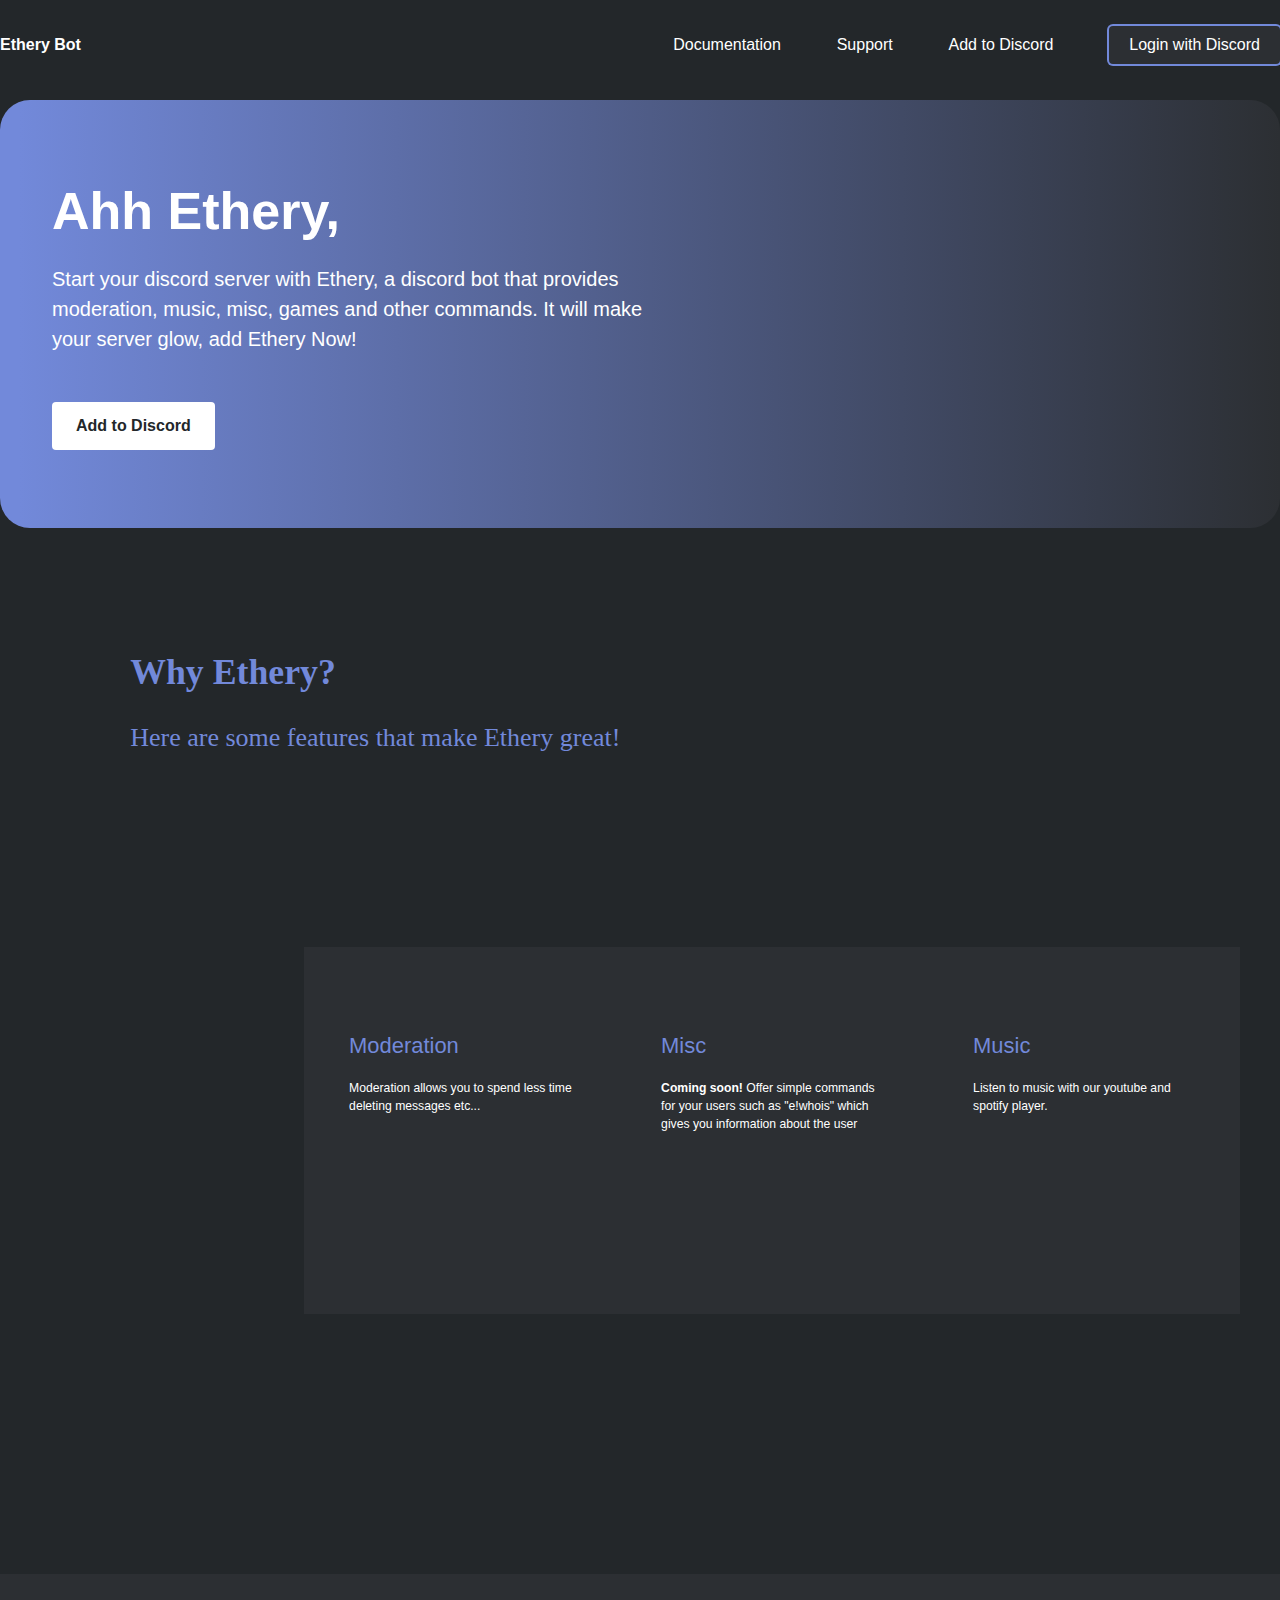
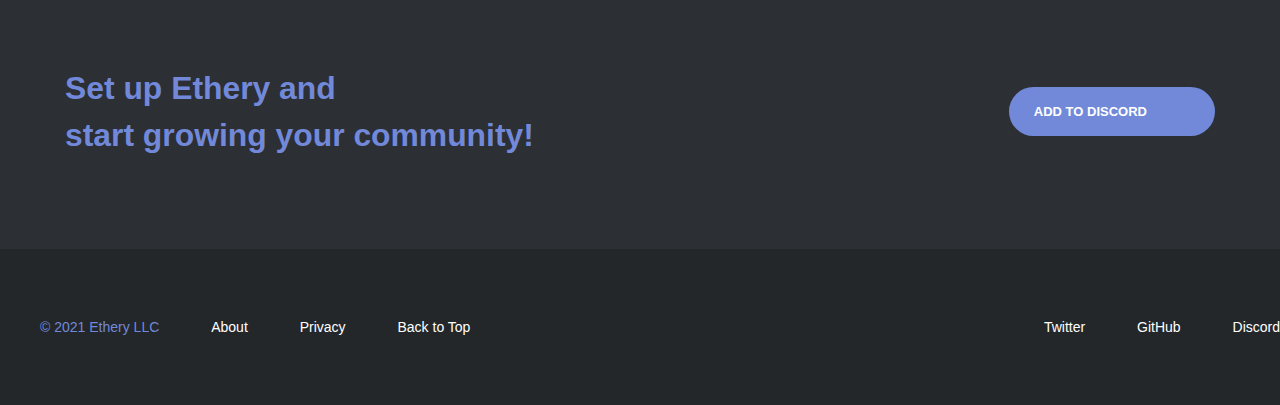
<file: index.html>
<!DOCTYPE html>
<html>
    <head>
        <meta charSet="utf-8"/>
        <meta http-equiv="X-UA-Compatible" content="IE=edge"/>
        <meta name="viewport" content="width=device-width, initial-scale=1.0"/>
        <title>Home – Ethery</title>
        <link rel="icon" type="image/x-icon" href="Icon/favicon.ico"/>
        <meta property="og:title" content="Ethery - Discord Bot"/>
        </script>
        <style id="__jsx-1767954441">
            header.jsx-1767954441 {
                height: 70px;
                display: -webkit-box;
                display: -webkit-flex;
                display: -ms-flexbox;
                display: flex;
                z-index: 1000;
            }

            body, html {
                height: 10%;
                margin: 0%;
                color: #23272A;
                font-family: monospace;
            }

            a {
                color: #23272A;
                text-decoration: none;
            }

            body {
                background-color: #23272A;
                background-size: cover;
            }

            #left {
                position: absolute;
                top: 60%;
            }

            figure.jsx-1767954441 {
                margin: 0;
            }

            @media (min-width: 43.75em) {
                header.jsx-1767954441 {
                    height:90px;
                }
            }

            .container.jsx-1767954441 {
                max-width: 1280px;
                width: 100%;
                display: -webkit-box;
                display: -webkit-flex;
                display: -ms-flexbox;
                display: flex;
                -webkit-flex-direction: column;
                -ms-flex-direction: column;
                flex-direction: column;
                margin: 0 auto;
                padding: 40 40px;
            }

            .inner.jsx-1767954441 {
                display: -webkit-box;
                display: -webkit-flex;
                display: -ms-flexbox;
                display: flex;
                -webkit-box-pack: justify;
                -webkit-justify-content: space-between;
                -ms-flex-pack: justify;
                justify-content: space-between;
                -webkit-flex: 1 1 0;
                -ms-flex: 1 1 0;
                flex: 1 1 0;
            }

            .logo.jsx-1767954441 {
                -webkit-align-self: center;
                -ms-flex-item-align: center;
                align-self: center;
                position: relative;
                width: 125px;
                height: 26px;
            }

            .logo.jsx-1767954441 a.jsx-1767954441 {
                display: -webkit-box;
                display: -webkit-flex;
                display: -ms-flexbox;
                display: flex;
                -webkit-align-items: center;
                -webkit-box-align: center;
                -ms-flex-align: center;
                align-items: center;
                -webkit-text-decoration: none;
                text-decoration: none;
            }

            .logo.jsx-1767954441 svg.jsx-1767954441 {
                -webkit-flex-shrink: 0;
                -ms-flex-negative: 0;
                flex-shrink: 0;
                height: 26px;
            }

            .logo.jsx-1767954441 span.jsx-1767954441 {
                color: #ffffff;
                position: absolute;
                right: 1;
                font-family: 'Inter',sans-serif;
                font-weight: 600;
            }

            nav.jsx-1767954441 {
                -webkit-align-self: center;
                -ms-flex-item-align: center;
                align-self: center;
            }

            ul.desktop.jsx-1767954441 {
                list-style: none;
                margin: 0;
                padding: 20;
                display: none;
            }

            @media (min-width: 71.25em) {
                ul.desktop.jsx-1767954441 {
                    display:block;
                }
            }

            ul.desktop.jsx-1767954441 li.jsx-1767954441 {
                display: inline-block;
            }

            ul.desktop.jsx-1767954441 li.jsx-1767954441:not(:last-child) {
                margin-right: 48px;
            }

            ul.desktop.jsx-1767954441 li.jsx-1767954441 a.jsx-1767954441 {
                color: #ffffff;
                -webkit-text-decoration: none;
                text-decoration: none;
                font-family: 'Inter',sans-serif;
                font-weight: 400;
                -webkit-transition: color 180ms ease-out 0s;
                transition: color 180ms ease-out 0s;
            }

            ul.desktop.jsx-1767954441 li.jsx-1767954441 a.jsx-1767954441:hover {
                color: #7289DA;
            }

            ul.desktop.jsx-1767954441 li.jsx-1767954441 a.button.jsx-1767954441,ul.desktop.jsx-1767954441 li.jsx-1767954441 a.user-button.jsx-1767954441 {
                height: 38px;
                font-weight: 500;
                padding: 0 20px;
                line-height: 48px;
                display: -webkit-inline-box;
                display: -webkit-inline-flex;
                display: -ms-inline-flexbox;
                display: inline-flex;
                -webkit-box-pack: center;
                -webkit-justify-content: center;
                -ms-flex-pack: center;
                justify-content: center;
                -webkit-align-items: center;
                -webkit-box-align: center;
                -ms-flex-align: center;
                align-items: center;
                font-size: 16px;
                cursor: cell;
                background-color:#2C2F33;
                color: #fff;
                box-shadow: #7289DA 0 0 0 2px;
                border-radius: 4px;
                -webkit-transition: all 180ms ease-out 0s;
                transition: all 180ms ease-out 0s;
            }

            ul.desktop.jsx-1767954441 li.jsx-1767954441 a.user-button.jsx-1767954441 {
                background-color: #000000;
                box-shadow: #fff;
            }

            ul.desktop.jsx-1767954441 li.jsx-1767954441 a.button.jsx-1767954441:hover,ul.desktop.jsx-1767954441 li.jsx-1767954441 a.user-button.jsx-1767954441:hover {
                color: #7289DA;
                box-shadow: #7289DA 0 0 20 2px,rgba(247, 247, 247, 0.08) 0 5px 7px -2px;
                background: #ffffff;
            }

            ul.desktop.jsx-1767954441 li.jsx-1767954441 a.jsx-1767954441 img.profile.jsx-1767954441 {
                border-radius: 50%;
                vertical-align: middle;
                margin-top: -0.3rem;
                margin-right: 0.9rem;
            }

            .mobile.jsx-1767954441 {
                display: block;
            }

            @media (min-width: 71.25em) {
                .mobile.jsx-1767954441 {
                    animation-name: initial;
                    animation-duration: 0s;
                    display:none;
                }
            }

            .icon.jsx-1767954441 {
                animation-iteration-count: infinite;
                display: -webkit-box;
                display: -webkit-flex;
                display: -ms-flexbox;
                display: flex;
                -webkit-align-items: center;
                -webkit-box-align: center;
                -ms-flex-align: center;
                align-items: center;
                -webkit-box-pack: center;
                -webkit-justify-content: center;
                -ms-flex-pack: center;
                justify-content: center;
                cursor: cell;
            }

            .icon.jsx-1767954441>div.jsx-1767954441 {
                width: 17px;
                height: 9px;
                position: relative;
            }

            .icon.jsx-1767954441>div.jsx-1767954441 span.jsx-1767954441 {
                display: inline-block;
                background-color: #23272A;
                width: 100%;
                height: 2px;
                position: absolute;
                left: 0;
                top: 0;
                border-radius: 10px;
                -webkit-transition: -webkit-transform 200ms ease-out 0s;
                -webkit-transition: transform 200ms ease-out 0s;
                transition: transform 200ms ease-out 0s;
            }

            .icon.jsx-1767954441>div.jsx-1767954441 span.jsx-1767954441:last-child {
                -webkit-transform: translateY(7px);
                -ms-transform: translateY(7px);
                transform: translateY(7px);
            }

            .icon.open.jsx-1767954441>div.jsx-1767954441 span.jsx-1767954441:first-child {
                -webkit-transform: translateY(3px) rotate(45deg);
                -ms-transform: translateY(3px) rotate(45deg);
                transform: translateY(3px) rotate(45deg);
            }

            .icon.open.jsx-1767954441>div.jsx-1767954441 span.jsx-1767954441:last-child {
                -webkit-transform: translateY(3px) rotate(-45deg);
                -ms-transform: translateY(3px) rotate(-45deg);
                transform: translateY(3px) rotate(-45deg);
            }

            .mobile-menu.jsx-1767954441 {
                position: absolute;
                top: 70px;
                background-color: #23272A;
                left: 0;
                right: 0;
                bottom: 0;
                display: -webkit-box;
                display: -webkit-flex;
                display: -ms-flexbox;
                display: flex;
                -webkit-flex-direction: column;
                -ms-flex-direction: column;
                flex-direction: column;
                -webkit-box-pack: justify;
                -webkit-justify-content: space-between;
                -ms-flex-pack: justify;
                justify-content: space-between;
                visibility: hidden;
                opacity: 0;
                padding: 0 40px 40px;
                overflow: auto;
                -webkit-transition: visibility 0s ease 0s,opacity 200ms linear 0s;
                transition: visibility 0s ease 0s,opacity 200ms linear 0s;
            }

            .mobile-menu.open.jsx-1767954441 {
                visibility: visible;
                opacity: 1;
            }

            @media (min-width: 43.75em) {
                .mobile-menu.jsx-1767954441 {
                    top:90px;
                }
            }

            .mobile-menu.jsx-1767954441>ul.jsx-1767954441 {
                list-style: none;
                margin: 0;
                padding: 0;
            }

            .mobile-menu.jsx-1767954441>ul.jsx-1767954441 li.jsx-1767954441 {
                font-size: 24px;
                border-bottom: 1px solid rgba(77, 77, 77, 0.1);
            }

            .mobile-menu.jsx-1767954441>ul.jsx-1767954441 li.jsx-1767954441 a.jsx-1767954441 {
                display: inline-block;
                width: 100%;
                padding: 18px 0;
                color: rgb(0, 0, 0);
                -webkit-text-decoration: none;
                text-decoration: none;
                font-family: 'Inter',sans-serif;
            }
        </style>
        <style id="__jsx-3421970892">
            .container.jsx-3421970892 {
                max-width: 1280px;
                display: -webkit-box;
                display: -webkit-flex;
                display: -ms-flexbox;
                display: flex;
                -webkit-flex-direction: column;
                -ms-flex-direction: column;
                flex-direction: column;
                margin: 0 auto;
                padding: 1 40px;
            }

            .hero.jsx-3421970892 {
                margin-top: 10px;
                background-image: linear-gradient(90deg,#7289DA 1.5%,#2C2F33 100%,#4d4d4d 100%,#2C2F33 100%);
                padding: 3rem 4rem; 
                border-radius: 30px;

                
            }

            .row.jsx-3421970892 {
                display: -webkit-box;
                display: -webkit-flex;
                display: -ms-flexbox;
                display: flex;
                -webkit-flex-direction: row;
                -ms-flex-direction: row;
                flex-direction: row;
            }

            .text.jsx-3421970892 {
                width: 600px;
                padding: 3rem 0;
            }

            .heading.jsx-3421970892 {
                white-space: pre-line;
                font-size: 52px;
                line-height: 66px;
                font-family: 'Why Ethery', -apple-system, BlinkMacSystemFont, 'Segoe UI', Roboto, Oxygen, Ubuntu, Cantarell, 'Open Sans', 'Helvetica Neue', sans-serif;
                font-weight: 600;
                margin-bottom: 20px;
                -webkit-letter-spacing: 0;
                -moz-letter-spacing: 0;
                -ms-letter-spacing: 0;
                letter-spacing: 1;
                margin-top: 0;
                color: #ffffff;
            }

            .subheading.jsx-3421970892 {
                white-space: pre-line;
                font-size: 20px;
                line-height: 30px;
                color: #ffffff;
                margin: 0 0 24px;
                font-family: '',sans-serif;
            }

            .buttons.jsx-3421970892 {
                margin-top: 48px;
            }

            .button.jsx-3421970892 {
                height: 48px;
                line-height: 48px;
                display: -webkit-inline-box;
                display: -webkit-inline-flex;
                display: -ms-inline-flexbox;
                display: inline-flex;
                -webkit-box-pack: center;
                -webkit-justify-content: center;
                -ms-flex-pack: center;
                justify-content: center;
                -webkit-align-items: center;
                -webkit-box-align: center;
                -ms-flex-align: center;
                align-items: center;
                font-size: 16px;
                font-weight: 600;
                font-family: 'QUARTZO',sans-serif;
                -webkit-text-decoration: none;
                text-decoration: solid;
                cursor: cell;
                background-color:#fff;
                color: #23272A;
                padding: 0 24px;
                border-radius: 4px;
                -webkit-transition: all 180ms ease-out 0s;
                transition: all 180ms ease-out 0ms;
            }

            .button.jsx-3421970892:hover {
                background: #2C2F33;
                color: #fff;
            }
        </style>
        <style id="__jsx-2483777578">
            .intro-section.jsx-2483777578 {
                margin-top: 4rem;
            }

            .container.jsx-2483777578 {
                max-width: 1280px;
                margin: 0 auto;
                padding: 0 40px;
                position: relative;
                display: block;
            }

            .intro.jsx-2483777578 {
                display: block;
                width: 100%;
                height: 367px;
                z-index: 1;
                padding: 5.55rem 6.94rem 2.77rem;
                position: absolute;
                top: 100;
                left: 100;
                box-sizing: border-box;
            }

            @media (min-width: 62.5em) {
                .intro.jsx-2483777578 {
                    width: 25;
                }
            }

            .intro-inner.jsx-2483777578 {
                position: relative;
                padding: 0 0 1px;
            }

            .intro-inner.jsx-2483777578 h2.jsx-2483777578 {
                margin: -.375rem 0 1.5625rem;
                display: -webkit-box;
                display: -webkit-flex;
                display: -ms-flexbox;
                display: flex;
                -webkit-flex-direction: column;
                -ms-flex-direction: column;
                flex-direction: column;
                -webkit-align-items: flex-start;
                -webkit-box-align: flex-start;
                -ms-flex-align: flex-start;
                align-items: flex-start;
                -webkit-box-pack: start;
                -webkit-justify-content: flex-start;
                -ms-flex-pack: start;
                justify-content: flex-start;
                font-size: 2.75rem;
                line-height: 1.45;
                font-family: 'Exo',Hemi Head;
                font-weight: 600;
                position: relative;
                color: #7289DA;
            }

            .intro-inner.jsx-2483777578 p.jsx-2483777578 {
                font-family: 'Hemi Head',Hemi Head;
                font-size: 2rem;
                color: #7289DA;
                line-height: 1;
            }

            .intro-items.jsx-2483777578 {
                display: block;
                width: 100%;
                height: auto;
                position: relative;
                box-sizing: border-box;
            }

            .intro-items-wrapper.jsx-2483777578 {
                position: relative;
                display: -webkit-box;
                display: -webkit-flex;
                display: -ms-flexbox;
                display: flex;
                -webkit-flex-direction: row;
                -ms-flex-direction: row;
                flex-direction: row;
                -webkit-flex-wrap: wrap;
                -ms-flex-wrap: wrap;
                flex-wrap: wrap;
                -webkit-box-pack: start;
                -webkit-justify-content: flex-start;
                -ms-flex-pack: start;
                justify-content: flex-start;
                -webkit-align-items: flex-start;
                -webkit-box-align: flex-start;
                -ms-flex-align: flex-start;
                align-items: flex-start;
            }

            .intro.proxy.jsx-2483777578 {
                position: relative;
                pointer-events: none;
            }

            .intro-item.jsx-2483777578 {
                background-color: #2C2F33;
                position: relative;
                width: 50%;
                height: 367px;
                z-index: 0;
            }

            @media (min-width: 62.5em) {
                .intro-items-wrapper.jsx-2483777578 {
                    -webkit-box-pack:end;
                    -webkit-justify-content: flex-end;
                    -ms-flex-pack: end;
                    justify-content: flex-end;
                }

                .intro-item.jsx-2483777578 {
                    width: 26%;
                }
            }

            .intro-item.jsx-2483777578:nth-child(2n) {
                background-color: #2C2F33;
            }

            .intro-item.jsx-2483777578 a.jsx-2483777578 {
                display: block;
                width: 100%;
                height: 100%;
                padding: 5rem 3.47rem;
                color: #7289DA;
                -webkit-text-decoration: none;
                text-decoration: none;
                position: relative;
                box-sizing: border-box;
            }

            .intro-item.jsx-2483777578 a.jsx-2483777578 .content.jsx-2483777578>h3.jsx-2483777578 {
                font-family: 'Hemi Head',sans-serif;
                font-size: 1.6875rem;
                line-height: 1.11;
                font-weight: 400;
                margin: 1.125rem 12 0;
            }

            .intro-item.jsx-2483777578 a.jsx-2483777578 p.jsx-2483777578 {
                font-family: 'Inter',sans-serif;
                font-weight: 400;
                font-size: .9375rem;
                line-height: 1.47;
                margin: 1.25rem calc(-.69444 * 1vw) 0 0;
                color: #FFFFFF;
            }
        </style>
        <style id="__jsx-3506406791">
            .join-now-section.jsx-3506406791 {
                padding-top: 20rem;
            }

            .container.jsx-3506406791 {
                max-width: 1280px;
                margin: 0 auto;
                color: #7289DA;
                padding: 40 400px;
                position: relative;
                display: block;
            }

            .join-now.jsx-3506406791 {
                background-color: #2C2F33;
                display: -webkit-box;
                display: -webkit-flex;
                display: -ms-flexbox;
                display: flex;
                -webkit-flex-direction: row;
                -ms-flex-direction: row;
                flex-direction: row;
                -webkit-box-pack: justify;
                -webkit-justify-content: space-between;
                -ms-flex-pack: justify;
                justify-content: space-between;
                -webkit-align-items: center;
                -webkit-box-align: center;
                -ms-flex-align: center;
                align-items: center;
                padding: 5rem 5rem;
            }

            .join-now.jsx-3506406791 div.jsx-3506406791 {
                -webkit-flex: 1;
                -ms-flex: 1;
                flex: 1;
            }

            .join-now.jsx-3506406791 h2.jsx-3506406791 {
                font-size: 2.45rem;
                line-height: 1.45;
                font-family: 'Hemi Head',-apple-system, BlinkMacSystemFont, 'Segoe UI', Roboto, Oxygen, Ubuntu, Cantarell, 'Open Sans', 'Helvetica Neue', sans-serif;
                font-weight: 600;
                color: #7289DA;
            }

            .join-now.jsx-3506406791 a.button.jsx-3506406791 {
                -webkit-flex: 1;
                -ms-flex: 1;
                flex: 1;
                font-family: 'Exo',-apple-system, BlinkMacSystemFont, 'Segoe UI', Roboto, Oxygen, Ubuntu, Cantarell, 'Open Sans', 'Helvetica Neue', sans-serif;
                font-weight: 600;
                color: #fff;
                text-transform: uppercase;
                border-radius: 100rem;
                font-size: 1rem;
                line-height: 1.467;
                padding: 1.125rem 1.9375rem;
                background-color: #7289DA;
                max-width: 156px;
                cursor: cell;
                -webkit-transition: all .2s ease-in-out;
                transition: all .2s ease-in-out;
                -webkit-text-decoration: none;
                text-decoration: none;
            }

            .join-now.jsx-3506406791 a.button.jsx-3506406791:hover {
                background-color: #7289DA;
            }
        </style>
        <style id="__jsx-1251392786">
            .container.jsx-1251392786 {
                max-width: 1280px;
                display: -webkit-box;
                display: -webkit-flex;
                display: -ms-flexbox;
                display: flex;
                color: #7289DA;
                -webkit-flex-direction: column;
                -ms-flex-direction: column;
                flex-direction: column;
                margin: 1 auto;
                padding: 40 40px;
            }

            .copyright.jsx-1251392786 {
                padding-top: 4rem;
                margin-bottom: 4rem;
                display: -webkit-box;
                display: -webkit-flex;
                display: -ms-flexbox;
                color: #7289DA;
                display: flex;
                -webkit-box-pack: justify;
                -webkit-justify-content: space-between;
                -ms-flex-pack: justify;
                justify-content: space-between;
                font-family: 'Exo',sans-serif;
                font-size: 14px;
                line-height: 24px;
            }

            ul.jsx-1251392786 {
                list-style: none;
                margin: 1;
                padding: 1;
            }

            li.jsx-1251392786 {
                display: block;
            }

            li.jsx-1251392786:not(:last-child) {
                margin-bottom: 10px;
            }

            @media (min-width: 62.5em) {
                li.jsx-1251392786 {
                    display:inline-block;
                }

                li.jsx-1251392786:not(:last-child) {
                    margin-bottom: 0;
                    margin-right: 48px;
                }
            }

            li.jsx-1251392786 a.jsx-1251392786 {
                color: #ffffff;
                -webkit-text-decoration: none;
                text-decoration: none;
                -webkit-transition: all 180ms ease-out 0s;
                transition: all 180ms ease-out 0s;
            }

            li.jsx-1251392786 a.jsx-1251392786:hover {
                color: #7289DA;
            }
        </style>
        <style id="__jsx-441642550">
            body {
                margin: 0;
                padding: 0;
                background-size: cover;
                color: #7289DA;
                background-repeat: no-repeat;
                background-position: top;
                border-radius: 30px;
            }
        </style>
    </head>
    <body>
        <header class="jsx-1767954441">
                <div class="jsx-1767954441 container">
                    <div class="jsx-1767954441 inner">
                        <div class="jsx-1767954441 logo">
                            <a class="jsx-1767954441" href="https://discord.gg/GPvh39SuZs">
                                <svg xmlns="" viewBox="0 0 1571.57 1625.48" class="jsx-1767954441"></svg>
                                    <defs class="">
                                        <style>
                                            .cls-1 {
                                                fill: #7289DA;
                                                background-color: #23272A;
                                            }
                                        </style>
                                    </defs>
                                    <title class="">Ethery</title>
                                    <style>
                                        .cls-1 {
                                            color: #7289DA;
                                            background-color: #23272A;
                                        }
                                    </style>

                                </svg>
                                <span class="jsx-1767954441">Ethery Bot</span>
                            </a>
                        </div>
                        <nav class="jsx-1767954441">
                            <ul class="jsx-1767954441 desktop">
                                <li class="jsx-1767954441">
                                    <a class="jsx-1767954441" href="https://github.com/InspiredOver1/Ethery-Docs">Documentation</a>
                                </li>
                                <li class="jsx-1767954441">
                                    <a class="jsx-1767954441" href="https://discord.gg/GPvh39SuZs">Support</a> 
                                </li>
                                <li class="jsx-1767954441">
                                    <a class="jsx-1767954441" href="https://discord.com/api/oauth2/authorize?client_id=855008172111560704&permissions=2147483383&scope=bot">Add to Discord</a>
                                </li>
                                <li class="jsx-1767954441">
                                    <a class="jsx-1767954441 button" href="https://discord.com/api/oauth2/authorize?client_id=855008172111560704&redirect_uri=https%3A%2F%2Fdiscord.com%2Fapi%2Foauth2%2Fauthorize%3Fclient_id%3D855008172111560704%26permissions%3D2147483383%26scope%3Dbot&response_type=code&scope=guilds%20connections%20email%20identify">Login with Discord</a>
                                </li>
                            </ul>
                            <div class="jsx-1767954441 mobile">
                                <div class="jsx-1767954441 icon">
                                    <div class="jsx-1767954441">
                                        <span class="jsx-1767954441"></span>
                                        <span class="jsx-1767954441"></span>
                                    </div>
                                </div>
                                <div class="jsx-1767954441 mobile-menu">
                                    <ul class="jsx-1767954441">
                                        <li class="jsx-1767954441">
                                            <a class="jsx-1767954441" href="<!DOCTYPE html>
<html>
    <head>
        <meta charSet="utf-8"/>
        <meta http-equiv="X-UA-Compatible" content="IE=edge"/>
        <meta name="viewport" content="width=device-width, initial-scale=1.0"/>
        <title>Home – Ethery</title>
        <link rel="icon" type="image/x-icon" href="Icon/favicon.ico"/>
        <meta property="og:title" content="Ethery - Discord Bot"/>
        </script>
        <style id="__jsx-1767954441">
            header.jsx-1767954441 {
                height: 70px;
                display: -webkit-box;
                display: -webkit-flex;
                display: -ms-flexbox;
                display: flex;
                z-index: 1000;
            }

            body, html {
                height: 10%;
                margin: 0%;
                color: #23272A;
                font-family: monospace;
            }

            a {
                color: #23272A;
                text-decoration: none;
            }

            body {
                background-color: #23272A;
                background-size: cover;
            }

            #left {
                position: absolute;
                top: 60%;
            }

            figure.jsx-1767954441 {
                margin: 0;
            }

            @media (min-width: 43.75em) {
                header.jsx-1767954441 {
                    height:90px;
                }
            }

            .container.jsx-1767954441 {
                max-width: 1280px;
                width: 100%;
                display: -webkit-box;
                display: -webkit-flex;
                display: -ms-flexbox;
                display: flex;
                -webkit-flex-direction: column;
                -ms-flex-direction: column;
                flex-direction: column;
                margin: 0 auto;
                padding: 40 40px;
            }

            .inner.jsx-1767954441 {
                display: -webkit-box;
                display: -webkit-flex;
                display: -ms-flexbox;
                display: flex;
                -webkit-box-pack: justify;
                -webkit-justify-content: space-between;
                -ms-flex-pack: justify;
                justify-content: space-between;
                -webkit-flex: 1 1 0;
                -ms-flex: 1 1 0;
                flex: 1 1 0;
            }

            .logo.jsx-1767954441 {
                -webkit-align-self: center;
                -ms-flex-item-align: center;
                align-self: center;
                position: relative;
                width: 125px;
                height: 26px;
            }

            .logo.jsx-1767954441 a.jsx-1767954441 {
                display: -webkit-box;
                display: -webkit-flex;
                display: -ms-flexbox;
                display: flex;
                -webkit-align-items: center;
                -webkit-box-align: center;
                -ms-flex-align: center;
                align-items: center;
                -webkit-text-decoration: none;
                text-decoration: none;
            }

            .logo.jsx-1767954441 svg.jsx-1767954441 {
                -webkit-flex-shrink: 0;
                -ms-flex-negative: 0;
                flex-shrink: 0;
                height: 26px;
            }

            .logo.jsx-1767954441 span.jsx-1767954441 {
                color: #ffffff;
                position: absolute;
                right: 1;
                font-family: 'Inter',sans-serif;
                font-weight: 600;
            }

            nav.jsx-1767954441 {
                -webkit-align-self: center;
                -ms-flex-item-align: center;
                align-self: center;
            }

            ul.desktop.jsx-1767954441 {
                list-style: none;
                margin: 0;
                padding: 20;
                display: none;
            }

            @media (min-width: 71.25em) {
                ul.desktop.jsx-1767954441 {
                    display:block;
                }
            }

            ul.desktop.jsx-1767954441 li.jsx-1767954441 {
                display: inline-block;
            }

            ul.desktop.jsx-1767954441 li.jsx-1767954441:not(:last-child) {
                margin-right: 48px;
            }

            ul.desktop.jsx-1767954441 li.jsx-1767954441 a.jsx-1767954441 {
                color: #ffffff;
                -webkit-text-decoration: none;
                text-decoration: none;
                font-family: 'Inter',sans-serif;
                font-weight: 400;
                -webkit-transition: color 180ms ease-out 0s;
                transition: color 180ms ease-out 0s;
            }

            ul.desktop.jsx-1767954441 li.jsx-1767954441 a.jsx-1767954441:hover {
                color: #7289DA;
            }

            ul.desktop.jsx-1767954441 li.jsx-1767954441 a.button.jsx-1767954441,ul.desktop.jsx-1767954441 li.jsx-1767954441 a.user-button.jsx-1767954441 {
                height: 38px;
                font-weight: 500;
                padding: 0 20px;
                line-height: 48px;
                display: -webkit-inline-box;
                display: -webkit-inline-flex;
                display: -ms-inline-flexbox;
                display: inline-flex;
                -webkit-box-pack: center;
                -webkit-justify-content: center;
                -ms-flex-pack: center;
                justify-content: center;
                -webkit-align-items: center;
                -webkit-box-align: center;
                -ms-flex-align: center;
                align-items: center;
                font-size: 16px;
                cursor: cell;
                background-color:#2C2F33;
                color: #fff;
                box-shadow: #7289DA 0 0 0 2px;
                border-radius: 4px;
                -webkit-transition: all 180ms ease-out 0s;
                transition: all 180ms ease-out 0s;
            }

            ul.desktop.jsx-1767954441 li.jsx-1767954441 a.user-button.jsx-1767954441 {
                background-color: #000000;
                box-shadow: #fff;
            }

            ul.desktop.jsx-1767954441 li.jsx-1767954441 a.button.jsx-1767954441:hover,ul.desktop.jsx-1767954441 li.jsx-1767954441 a.user-button.jsx-1767954441:hover {
                color: #7289DA;
                box-shadow: #7289DA 0 0 20 2px,rgba(247, 247, 247, 0.08) 0 5px 7px -2px;
                background: #ffffff;
            }

            ul.desktop.jsx-1767954441 li.jsx-1767954441 a.jsx-1767954441 img.profile.jsx-1767954441 {
                border-radius: 50%;
                vertical-align: middle;
                margin-top: -0.3rem;
                margin-right: 0.9rem;
            }

            .mobile.jsx-1767954441 {
                display: block;
            }

            @media (min-width: 71.25em) {
                .mobile.jsx-1767954441 {
                    animation-name: initial;
                    animation-duration: 0s;
                    display:none;
                }
            }

            .icon.jsx-1767954441 {
                animation-iteration-count: infinite;
                display: -webkit-box;
                display: -webkit-flex;
                display: -ms-flexbox;
                display: flex;
                -webkit-align-items: center;
                -webkit-box-align: center;
                -ms-flex-align: center;
                align-items: center;
                -webkit-box-pack: center;
                -webkit-justify-content: center;
                -ms-flex-pack: center;
                justify-content: center;
                cursor: cell;
            }

            .icon.jsx-1767954441>div.jsx-1767954441 {
                width: 17px;
                height: 9px;
                position: relative;
            }

            .icon.jsx-1767954441>div.jsx-1767954441 span.jsx-1767954441 {
                display: inline-block;
                background-color: #23272A;
                width: 100%;
                height: 2px;
                position: absolute;
                left: 0;
                top: 0;
                border-radius: 10px;
                -webkit-transition: -webkit-transform 200ms ease-out 0s;
                -webkit-transition: transform 200ms ease-out 0s;
                transition: transform 200ms ease-out 0s;
            }

            .icon.jsx-1767954441>div.jsx-1767954441 span.jsx-1767954441:last-child {
                -webkit-transform: translateY(7px);
                -ms-transform: translateY(7px);
                transform: translateY(7px);
            }

            .icon.open.jsx-1767954441>div.jsx-1767954441 span.jsx-1767954441:first-child {
                -webkit-transform: translateY(3px) rotate(45deg);
                -ms-transform: translateY(3px) rotate(45deg);
                transform: translateY(3px) rotate(45deg);
            }

            .icon.open.jsx-1767954441>div.jsx-1767954441 span.jsx-1767954441:last-child {
                -webkit-transform: translateY(3px) rotate(-45deg);
                -ms-transform: translateY(3px) rotate(-45deg);
                transform: translateY(3px) rotate(-45deg);
            }

            .mobile-menu.jsx-1767954441 {
                position: absolute;
                top: 70px;
                background-color: #23272A;
                left: 0;
                right: 0;
                bottom: 0;
                display: -webkit-box;
                display: -webkit-flex;
                display: -ms-flexbox;
                display: flex;
                -webkit-flex-direction: column;
                -ms-flex-direction: column;
                flex-direction: column;
                -webkit-box-pack: justify;
                -webkit-justify-content: space-between;
                -ms-flex-pack: justify;
                justify-content: space-between;
                visibility: hidden;
                opacity: 0;
                padding: 0 40px 40px;
                overflow: auto;
                -webkit-transition: visibility 0s ease 0s,opacity 200ms linear 0s;
                transition: visibility 0s ease 0s,opacity 200ms linear 0s;
            }

            .mobile-menu.open.jsx-1767954441 {
                visibility: visible;
                opacity: 1;
            }

            @media (min-width: 43.75em) {
                .mobile-menu.jsx-1767954441 {
                    top:90px;
                }
            }

            .mobile-menu.jsx-1767954441>ul.jsx-1767954441 {
                list-style: none;
                margin: 0;
                padding: 0;
            }

            .mobile-menu.jsx-1767954441>ul.jsx-1767954441 li.jsx-1767954441 {
                font-size: 24px;
                border-bottom: 1px solid rgba(77, 77, 77, 0.1);
            }

            .mobile-menu.jsx-1767954441>ul.jsx-1767954441 li.jsx-1767954441 a.jsx-1767954441 {
                display: inline-block;
                width: 100%;
                padding: 18px 0;
                color: rgb(0, 0, 0);
                -webkit-text-decoration: none;
                text-decoration: none;
                font-family: 'Inter',sans-serif;
            }
        </style>
        <style id="__jsx-3421970892">
            .container.jsx-3421970892 {
                max-width: 1280px;
                display: -webkit-box;
                display: -webkit-flex;
                display: -ms-flexbox;
                display: flex;
                -webkit-flex-direction: column;
                -ms-flex-direction: column;
                flex-direction: column;
                margin: 0 auto;
                padding: 1 40px;
            }

            .hero.jsx-3421970892 {
                margin-top: 10px;
                background-image: linear-gradient(90deg,#7289DA 1.5%,#2C2F33 100%,#4d4d4d 100%,#2C2F33 100%);
                padding: 3rem 4rem; 
                border-radius: 30px;

                
            }

            .row.jsx-3421970892 {
                display: -webkit-box;
                display: -webkit-flex;
                display: -ms-flexbox;
                display: flex;
                -webkit-flex-direction: row;
                -ms-flex-direction: row;
                flex-direction: row;
            }

            .text.jsx-3421970892 {
                width: 600px;
                padding: 3rem 0;
            }

            .heading.jsx-3421970892 {
                white-space: pre-line;
                font-size: 52px;
                line-height: 66px;
                font-family: 'Why Ethery', -apple-system, BlinkMacSystemFont, 'Segoe UI', Roboto, Oxygen, Ubuntu, Cantarell, 'Open Sans', 'Helvetica Neue', sans-serif;
                font-weight: 600;
                margin-bottom: 20px;
                -webkit-letter-spacing: 0;
                -moz-letter-spacing: 0;
                -ms-letter-spacing: 0;
                letter-spacing: 1;
                margin-top: 0;
                color: #ffffff;
            }

            .subheading.jsx-3421970892 {
                white-space: pre-line;
                font-size: 20px;
                line-height: 30px;
                color: #ffffff;
                margin: 0 0 24px;
                font-family: '',sans-serif;
            }

            .buttons.jsx-3421970892 {
                margin-top: 48px;
            }

            .button.jsx-3421970892 {
                height: 48px;
                line-height: 48px;
                display: -webkit-inline-box;
                display: -webkit-inline-flex;
                display: -ms-inline-flexbox;
                display: inline-flex;
                -webkit-box-pack: center;
                -webkit-justify-content: center;
                -ms-flex-pack: center;
                justify-content: center;
                -webkit-align-items: center;
                -webkit-box-align: center;
                -ms-flex-align: center;
                align-items: center;
                font-size: 16px;
                font-weight: 600;
                font-family: 'QUARTZO',sans-serif;
                -webkit-text-decoration: none;
                text-decoration: solid;
                cursor: cell;
                background-color:#fff;
                color: #23272A;
                padding: 0 24px;
                border-radius: 4px;
                -webkit-transition: all 180ms ease-out 0s;
                transition: all 180ms ease-out 0ms;
            }

            .button.jsx-3421970892:hover {
                background: #2C2F33;
                color: #fff;
            }
        </style>
        <style id="__jsx-2483777578">
            .intro-section.jsx-2483777578 {
                margin-top: 4rem;
            }

            .container.jsx-2483777578 {
                max-width: 1280px;
                margin: 0 auto;
                padding: 0 40px;
                position: relative;
                display: block;
            }

            .intro.jsx-2483777578 {
                display: block;
                width: 100%;
                height: 367px;
                z-index: 1;
                padding: 5.55rem 6.94rem 2.77rem;
                position: absolute;
                top: 100;
                left: 100;
                box-sizing: border-box;
            }

            @media (min-width: 62.5em) {
                .intro.jsx-2483777578 {
                    width: 25;
                }
            }

            .intro-inner.jsx-2483777578 {
                position: relative;
                padding: 0 0 1px;
            }

            .intro-inner.jsx-2483777578 h2.jsx-2483777578 {
                margin: -.375rem 0 1.5625rem;
                display: -webkit-box;
                display: -webkit-flex;
                display: -ms-flexbox;
                display: flex;
                -webkit-flex-direction: column;
                -ms-flex-direction: column;
                flex-direction: column;
                -webkit-align-items: flex-start;
                -webkit-box-align: flex-start;
                -ms-flex-align: flex-start;
                align-items: flex-start;
                -webkit-box-pack: start;
                -webkit-justify-content: flex-start;
                -ms-flex-pack: start;
                justify-content: flex-start;
                font-size: 2.75rem;
                line-height: 1.45;
                font-family: 'Exo',Hemi Head;
                font-weight: 600;
                position: relative;
                color: #7289DA;
            }

            .intro-inner.jsx-2483777578 p.jsx-2483777578 {
                font-family: 'Hemi Head',Hemi Head;
                font-size: 2rem;
                color: #7289DA;
                line-height: 1;
            }

            .intro-items.jsx-2483777578 {
                display: block;
                width: 100%;
                height: auto;
                position: relative;
                box-sizing: border-box;
            }

            .intro-items-wrapper.jsx-2483777578 {
                position: relative;
                display: -webkit-box;
                display: -webkit-flex;
                display: -ms-flexbox;
                display: flex;
                -webkit-flex-direction: row;
                -ms-flex-direction: row;
                flex-direction: row;
                -webkit-flex-wrap: wrap;
                -ms-flex-wrap: wrap;
                flex-wrap: wrap;
                -webkit-box-pack: start;
                -webkit-justify-content: flex-start;
                -ms-flex-pack: start;
                justify-content: flex-start;
                -webkit-align-items: flex-start;
                -webkit-box-align: flex-start;
                -ms-flex-align: flex-start;
                align-items: flex-start;
            }

            .intro.proxy.jsx-2483777578 {
                position: relative;
                pointer-events: none;
            }

            .intro-item.jsx-2483777578 {
                background-color: #2C2F33;
                position: relative;
                width: 50%;
                height: 367px;
                z-index: 0;
            }

            @media (min-width: 62.5em) {
                .intro-items-wrapper.jsx-2483777578 {
                    -webkit-box-pack:end;
                    -webkit-justify-content: flex-end;
                    -ms-flex-pack: end;
                    justify-content: flex-end;
                }

                .intro-item.jsx-2483777578 {
                    width: 26%;
                }
            }

            .intro-item.jsx-2483777578:nth-child(2n) {
                background-color: #2C2F33;
            }

            .intro-item.jsx-2483777578 a.jsx-2483777578 {
                display: block;
                width: 100%;
                height: 100%;
                padding: 5rem 3.47rem;
                color: #7289DA;
                -webkit-text-decoration: none;
                text-decoration: none;
                position: relative;
                box-sizing: border-box;
            }

            .intro-item.jsx-2483777578 a.jsx-2483777578 .content.jsx-2483777578>h3.jsx-2483777578 {
                font-family: 'Hemi Head',sans-serif;
                font-size: 1.6875rem;
                line-height: 1.11;
                font-weight: 400;
                margin: 1.125rem 12 0;
            }

            .intro-item.jsx-2483777578 a.jsx-2483777578 p.jsx-2483777578 {
                font-family: 'Inter',sans-serif;
                font-weight: 400;
                font-size: .9375rem;
                line-height: 1.47;
                margin: 1.25rem calc(-.69444 * 1vw) 0 0;
                color: #FFFFFF;
            }
        </style>
        <style id="__jsx-3506406791">
            .join-now-section.jsx-3506406791 {
                padding-top: 20rem;
            }

            .container.jsx-3506406791 {
                max-width: 1280px;
                margin: 0 auto;
                color: #7289DA;
                padding: 40 400px;
                position: relative;
                display: block;
            }

            .join-now.jsx-3506406791 {
                background-color: #2C2F33;
                display: -webkit-box;
                display: -webkit-flex;
                display: -ms-flexbox;
                display: flex;
                -webkit-flex-direction: row;
                -ms-flex-direction: row;
                flex-direction: row;
                -webkit-box-pack: justify;
                -webkit-justify-content: space-between;
                -ms-flex-pack: justify;
                justify-content: space-between;
                -webkit-align-items: center;
                -webkit-box-align: center;
                -ms-flex-align: center;
                align-items: center;
                padding: 5rem 5rem;
            }

            .join-now.jsx-3506406791 div.jsx-3506406791 {
                -webkit-flex: 1;
                -ms-flex: 1;
                flex: 1;
            }

            .join-now.jsx-3506406791 h2.jsx-3506406791 {
                font-size: 2.45rem;
                line-height: 1.45;
                font-family: 'Hemi Head',-apple-system, BlinkMacSystemFont, 'Segoe UI', Roboto, Oxygen, Ubuntu, Cantarell, 'Open Sans', 'Helvetica Neue', sans-serif;
                font-weight: 600;
                color: #7289DA;
            }

            .join-now.jsx-3506406791 a.button.jsx-3506406791 {
                -webkit-flex: 1;
                -ms-flex: 1;
                flex: 1;
                font-family: 'Exo',-apple-system, BlinkMacSystemFont, 'Segoe UI', Roboto, Oxygen, Ubuntu, Cantarell, 'Open Sans', 'Helvetica Neue', sans-serif;
                font-weight: 600;
                color: #fff;
                text-transform: uppercase;
                border-radius: 100rem;
                font-size: 1rem;
                line-height: 1.467;
                padding: 1.125rem 1.9375rem;
                background-color: #7289DA;
                max-width: 156px;
                cursor: cell;
                -webkit-transition: all .2s ease-in-out;
                transition: all .2s ease-in-out;
                -webkit-text-decoration: none;
                text-decoration: none;
            }

            .join-now.jsx-3506406791 a.button.jsx-3506406791:hover {
                background-color: #7289DA;
            }
        </style>
        <style id="__jsx-1251392786">
            .container.jsx-1251392786 {
                max-width: 1280px;
                display: -webkit-box;
                display: -webkit-flex;
                display: -ms-flexbox;
                display: flex;
                color: #7289DA;
                -webkit-flex-direction: column;
                -ms-flex-direction: column;
                flex-direction: column;
                margin: 1 auto;
                padding: 40 40px;
            }

            .copyright.jsx-1251392786 {
                padding-top: 4rem;
                margin-bottom: 4rem;
                display: -webkit-box;
                display: -webkit-flex;
                display: -ms-flexbox;
                color: #7289DA;
                display: flex;
                -webkit-box-pack: justify;
                -webkit-justify-content: space-between;
                -ms-flex-pack: justify;
                justify-content: space-between;
                font-family: 'Exo',sans-serif;
                font-size: 14px;
                line-height: 24px;
            }

            ul.jsx-1251392786 {
                list-style: none;
                margin: 1;
                padding: 1;
            }

            li.jsx-1251392786 {
                display: block;
            }

            li.jsx-1251392786:not(:last-child) {
                margin-bottom: 10px;
            }

            @media (min-width: 62.5em) {
                li.jsx-1251392786 {
                    display:inline-block;
                }

                li.jsx-1251392786:not(:last-child) {
                    margin-bottom: 0;
                    margin-right: 48px;
                }
            }

            li.jsx-1251392786 a.jsx-1251392786 {
                color: #ffffff;
                -webkit-text-decoration: none;
                text-decoration: none;
                -webkit-transition: all 180ms ease-out 0s;
                transition: all 180ms ease-out 0s;
            }

            li.jsx-1251392786 a.jsx-1251392786:hover {
                color: #7289DA;
            }
        </style>
        <style id="__jsx-441642550">
            body {
                margin: 0;
                padding: 0;
                background-size: cover;
                color: #7289DA;
                background-repeat: no-repeat;
                background-position: top;
                border-radius: 30px;
            }
        </style>
    </head>
    <body>
        <header class="jsx-1767954441">
                <div class="jsx-1767954441 container">
                    <div class="jsx-1767954441 inner">
                        <div class="jsx-1767954441 logo">
                            <a class="jsx-1767954441" href="https://discord.gg/GPvh39SuZs">
                                <svg xmlns="" viewBox="0 0 1571.57 1625.48" class="jsx-1767954441"></svg>
                                    <defs class="">
                                        <style>
                                            .cls-1 {
                                                fill: #7289DA;
                                                background-color: #23272A;
                                            }
                                        </style>
                                    </defs>
                                    <title class="">Ethery</title>
                                    <style>
                                        .cls-1 {
                                            color: #7289DA;
                                            background-color: #23272A;
                                        }
                                    </style>

                                </svg>
                                <span class="jsx-1767954441">Ethery Bot</span>
                            </a>
                        </div>
                        <nav class="jsx-1767954441">
                            <ul class="jsx-1767954441 desktop">
                                <li class="jsx-1767954441">
                                    <a class="jsx-1767954441" href="/documentation.html">Documentation</a>
                                </li>
                                <li class="jsx-1767954441">
                                    <a class="jsx-1767954441" href="https://discord.gg/GPvh39SuZs">Support</a> 
                                </li>
                                <li class="jsx-1767954441">
                                    <a class="jsx-1767954441" href="https://discord.com/api/oauth2/authorize?client_id=855008172111560704&permissions=2147483383&scope=bot">Add to Discord</a>
                                </li>
                                <li class="jsx-1767954441">
                                    <a class="jsx-1767954441 button" href="https://discord.com/api/oauth2/authorize?client_id=855008172111560704&redirect_uri=https%3A%2F%2Fdiscord.com%2Fapi%2Foauth2%2Fauthorize%3Fclient_id%3D855008172111560704%26permissions%3D2147483383%26scope%3Dbot&response_type=code&scope=guilds%20connections%20email%20identify">Login with Discord</a>
                                </li>
                            </ul>
                            <div class="jsx-1767954441 mobile">
                                <div class="jsx-1767954441 icon">
                                    <div class="jsx-1767954441">
                                        <span class="jsx-1767954441"></span>
                                        <span class="jsx-1767954441"></span>
                                    </div>
                                </div>
                                <div class="jsx-1767954441 mobile-menu">
                                    <ul class="jsx-1767954441">
                                        <li class="jsx-1767954441">
                                            <a class="jsx-1767954441" href="/documentation.html">Documentation</a>
                                        </li>
                                        <li class="jsx-1767954441">
                                            <a class="jsx-1767954441" href="https://discord.gg/GPvh39SuZs">Support</a>
                                        </li>
                                        <li class="jsx-1767954441">
                                            <a class="jsx-1767954441 button" href="https://discord.com/api/oauth2/authorize?client_id=855008172111560704&permissions=2147483383&scope=bot">Add to Discord</a>
                                        </li>
                                    </ul>
                                </div>
                            </div>
                        </nav>
                    </div>
                </div>
            </header>
            <div class="jsx-3421970892 container">
                <section class="jsx-3421970892 hero">
                    <div class="jsx-3421970892 row">
                        <div class="jsx-3421970892 text">
                            <h1 class="jsx-3421970892 heading">Ahh Ethery,</h1>
                            <p class="jsx-3421970892 subheading">Start your discord server with Ethery, a discord bot that provides moderation, music, misc, games and other commands. It will make your server glow, add Ethery Now!</p>
                            <div class="jsx-3421970892 buttons">
                                <a class="jsx-3421970892 button" href="add.html" >Add to Discord</a> 
                            </div>
                        </div>
                    </div>
                </section>
            </div>
            <section class="jsx-2483777578 intro-section">
                <div class="jsx-2483777578 container">
                    <div class="jsx-2483777578 intro">
                        <div class="jsx-2483777578 intro-inner">
                            <h2 class="jsx-2483777578">Why Ethery?</h2>
                            <p class="jsx-2483777578">Here are some features that make Ethery great!</p>
                        </div>
                    </div>
                    <div class="jsx-2483777578 intro-items">
                        <div class="jsx-2483777578 intro-items-wrapper">
                            <div class="jsx-2483777578 intro proxy"></div>
                            <div class="jsx-2483777578 intro-item">
                                <div class="jsx-2483777578 intro-item-background"></div>
                                <a class="jsx-2483777578">
                                    <div class="jsx-2483777578 content">
                                        <h3 class="jsx-2483777578">Moderation</h3>
                                    </div>
                                    <p class="jsx-2483777578">Moderation allows you to spend less time deleting messages etc...</p>
                                </a>
                            </div>
                            <div class="jsx-2483777578 intro-item">
                                <div class="jsx-2483777578 intro-item-background"></div>
                                <a class="jsx-2483777578">
                                    <div class="jsx-2483777578 content">
                                        <h3 class="jsx-2483777578">Misc</h3>
                                    </div>
                                    <p class="jsx-2483777578">
                                        <strong class="jsx-2483777578">Coming soon!</strong>
                                        Offer simple commands for your users such as "e!whois" which gives you information about the user
                                    </p>
                                </a>
                            </div>
                            <div class="jsx-2483777578 intro-item">
                                <div class="jsx-2483777578 intro-item-background"></div>
                                <a class="jsx-2483777578">
                                    <div class="jsx-2483777578 content">
                                        <h3 class="jsx-2483777578">Music</h3>
                                    </div>
                                    <p class="jsx-2483777578">Listen to music with our youtube and spotify player.</p>
                                </a>
                            </div>
                        </div>
                    </div>
                         </section>
            <section class="jsx-3506406791 join-now-section">
                <div class="jsx-3506406791 container">
                    <div class="jsx-3506406791 join-now">
                        <div class="jsx-3506406791">
                            <h2 class="jsx-3506406791">
                                Set up Ethery and<br class="jsx-3506406791"/>start growing your community!
                            </h2>
                        </div>
                        <a class="jsx-3506406791 button" href="https://discord.com/api/oauth2/authorize?client_id=855008172111560704&permissions=2147483383&scope=bot">Add to Discord</a>
                    </div>
                </div>
            </section>
            <div class="jsx-1251392786 container">
                <footer class="jsx-1251392786">
                    <div class="jsx-1251392786 copyright">
                        <nav class="jsx-1251392786">
                            <ul class="jsx-1251392786">
                                <li class="jsx-1251392786">© 
                                <!-- -->
                                2021
                                <!-- -->
                                Ethery LLC</li>
                                <li class="jsx-1251392786">
                                    <a class="jsx-1251392786" href="/about.html">About</a>
                                </li>
                                <li class="jsx-1251392786">
                                    <a class="jsx-1251392786" href="/privacy.html">Privacy</a>
                                </li>
                                <li class="jsx-1251392786">
                                    <a class="jsx-1251392786" href="#top">Back to Top</a>
                                </li>
                            </ul>
                        </nav>
                        <nav class="jsx-1251392786">
                            <ul class="jsx-1251392786">
                                <li class="jsx-1251392786">
                                    <a href="https://twitter.com/vooby__6" class="jsx-1251392786">
                                        <i class="jsx-1251392786 fab fa-twitter"></i>
                                        Twitter
                                    </a>
                                </li>
                                <li class="jsx-1251392786">
                                    <a href="https://github.com/InspiredOver1" class="jsx-1251392786">
                                        <i class="jsx-1251392786 fab fa-github"></i>
                                        GitHub
                                    </a>
                                </li>
                                <li class="jsx-1251392786">
                                    <a href="https://discord.gg/GPvh39SuZs" class="jsx-1251392786">
                                        <i class="jsx-1251392786 fab fa-discord"></i>
                                        Discord
                                    </a>
                                </li>
                            </ul>
                        </nav>
                    </div>
                </footer>
            </div>
        </div>
        <script id="__NEXT_DATA__" type="application/json">
            {"props":{"pageProps":{}},"page":"/","query":{},"buildId":"bre1wWUoRbBTooJaxl3yo","nextExport":true,"autoExport":true,"isFallback":false}
        </script>
        <script nomodule="" src="/_next/static/chunks/polyfills-eef578260fd80f8fff94.js" type="784da8defb62fbdb7a8c628b-text/javascript"></script>
        <script src="/_next/static/chunks/webpack-189c53927ffd3caf09c3.js" async="" type="784da8defb62fbdb7a8c628b-text/javascript"></script>
        <script src="/_next/static/chunks/framework-64eb7138163e04c228e4.js" async="" type="784da8defb62fbdb7a8c628b-text/javascript"></script>
        <script src="/_next/static/chunks/main-38482bdb4ba8803cee02.js" async="" type="784da8defb62fbdb7a8c628b-text/javascript"></script>
        <script src="/_next/static/chunks/pages/_app-587c4eea10d2e7aac138.js" async="" type="784da8defb62fbdb7a8c628b-text/javascript"></script>
        <script src="/_next/static/chunks/270-09433562bf7f5e0c6ccc.js" async="" type="784da8defb62fbdb7a8c628b-text/javascript"></script>
        <script src="/_next/static/chunks/pages/index-a7ebe1f79fc05edb2668.js" async="" type="784da8defb62fbdb7a8c628b-text/javascript"></script>
        <script src="/_next/static/bre1wWUoRbBTooJaxl3yo/_buildManifest.js" async="" type="784da8defb62fbdb7a8c628b-text/javascript"></script>
        <script src="/_next/static/bre1wWUoRbBTooJaxl3yo/_ssgManifest.js" async="" type="784da8defb62fbdb7a8c628b-text/javascript"></script>
        <script src="https://ajax.cloudflare.com/cdn-cgi/scripts/7d0fa10a/cloudflare-static/rocket-loader.min.js" data-cf-settings="784da8defb62fbdb7a8c628b-|49" defer=""></script>
        <script defer src="https://static.cloudflareinsights.com/beacon.min.js" data-cf-beacon='{"rayId":"6614e5d54dcb000a","token":"1fb178e944b444199120c715f24d5376","version":"2021.5.2","si":10}'></script>
    </body>
</html>">Documentation</a>
                                        </li>
                                        <li class="jsx-1767954441">
                                            <a class="jsx-1767954441" href="https://discord.gg/GPvh39SuZs">Support</a>
                                        </li>
                                        <li class="jsx-1767954441">
                                            <a class="jsx-1767954441 button" href="https://discord.com/api/oauth2/authorize?client_id=855008172111560704&permissions=2147483383&scope=bot">Add to Discord</a>
                                        </li>
                                    </ul>
                                </div>
                            </div>
                        </nav>
                    </div>
                </div>
            </header>
            <div class="jsx-3421970892 container">
                <section class="jsx-3421970892 hero">
                    <div class="jsx-3421970892 row">
                        <div class="jsx-3421970892 text">
                            <h1 class="jsx-3421970892 heading">Ahh Ethery,</h1>
                            <p class="jsx-3421970892 subheading">Start your discord server with Ethery, a discord bot that provides moderation, music, misc, games and other commands. It will make your server glow, add Ethery Now!</p>
                            <div class="jsx-3421970892 buttons">
                                <a class="jsx-3421970892 button" href="add.html" >Add to Discord</a> 
                            </div>
                        </div>
                    </div>
                </section>
            </div>
            <section class="jsx-2483777578 intro-section">
                <div class="jsx-2483777578 container">
                    <div class="jsx-2483777578 intro">
                        <div class="jsx-2483777578 intro-inner">
                            <h2 class="jsx-2483777578">Why Ethery?</h2>
                            <p class="jsx-2483777578">Here are some features that make Ethery great!</p>
                        </div>
                    </div>
                    <div class="jsx-2483777578 intro-items">
                        <div class="jsx-2483777578 intro-items-wrapper">
                            <div class="jsx-2483777578 intro proxy"></div>
                            <div class="jsx-2483777578 intro-item">
                                <div class="jsx-2483777578 intro-item-background"></div>
                                <a class="jsx-2483777578">
                                    <div class="jsx-2483777578 content">
                                        <h3 class="jsx-2483777578">Moderation</h3>
                                    </div>
                                    <p class="jsx-2483777578">Moderation allows you to spend less time deleting messages etc...</p>
                                </a>
                            </div>
                            <div class="jsx-2483777578 intro-item">
                                <div class="jsx-2483777578 intro-item-background"></div>
                                <a class="jsx-2483777578">
                                    <div class="jsx-2483777578 content">
                                        <h3 class="jsx-2483777578">Misc</h3>
                                    </div>
                                    <p class="jsx-2483777578">
                                        <strong class="jsx-2483777578">Coming soon!</strong>
                                        Offer simple commands for your users such as "e!whois" which gives you information about the user
                                    </p>
                                </a>
                            </div>
                            <div class="jsx-2483777578 intro-item">
                                <div class="jsx-2483777578 intro-item-background"></div>
                                <a class="jsx-2483777578">
                                    <div class="jsx-2483777578 content">
                                        <h3 class="jsx-2483777578">Music</h3>
                                    </div>
                                    <p class="jsx-2483777578">Listen to music with our youtube and spotify player.</p>
                                </a>
                            </div>
                        </div>
                    </div>
                         </section>
            <section class="jsx-3506406791 join-now-section">
                <div class="jsx-3506406791 container">
                    <div class="jsx-3506406791 join-now">
                        <div class="jsx-3506406791">
                            <h2 class="jsx-3506406791">
                                Set up Ethery and<br class="jsx-3506406791"/>start growing your community!
                            </h2>
                        </div>
                        <a class="jsx-3506406791 button" href="https://discord.com/api/oauth2/authorize?client_id=855008172111560704&permissions=2147483383&scope=bot">Add to Discord</a>
                    </div>
                </div>
            </section>
            <div class="jsx-1251392786 container">
                <footer class="jsx-1251392786">
                    <div class="jsx-1251392786 copyright">
                        <nav class="jsx-1251392786">
                            <ul class="jsx-1251392786">
                                <li class="jsx-1251392786">© 
                                <!-- -->
                                2021
                                <!-- -->
                                Ethery LLC</li>
                                <li class="jsx-1251392786">
                                    <a class="jsx-1251392786" href="/about.html">About</a>
                                </li>
                                <li class="jsx-1251392786">
                                    <a class="jsx-1251392786" href="/privacy.html">Privacy</a>
                                </li>
                                <li class="jsx-1251392786">
                                    <a class="jsx-1251392786" href="#top">Back to Top</a>
                                </li>
                            </ul>
                        </nav>
                        <nav class="jsx-1251392786">
                            <ul class="jsx-1251392786">
                                <li class="jsx-1251392786">
                                    <a href="https://twitter.com/vooby__6" class="jsx-1251392786">
                                        <i class="jsx-1251392786 fab fa-twitter"></i>
                                        Twitter
                                    </a>
                                </li>
                                <li class="jsx-1251392786">
                                    <a href="https://github.com/InspiredOver1" class="jsx-1251392786">
                                        <i class="jsx-1251392786 fab fa-github"></i>
                                        GitHub
                                    </a>
                                </li>
                                <li class="jsx-1251392786">
                                    <a href="https://discord.gg/GPvh39SuZs" class="jsx-1251392786">
                                        <i class="jsx-1251392786 fab fa-discord"></i>
                                        Discord
                                    </a>
                                </li>
                            </ul>
                        </nav>
                    </div>
                </footer>
            </div>
        </div>
        <script id="__NEXT_DATA__" type="application/json">
            {"props":{"pageProps":{}},"page":"/","query":{},"buildId":"bre1wWUoRbBTooJaxl3yo","nextExport":true,"autoExport":true,"isFallback":false}
        </script>
        <script nomodule="" src="/_next/static/chunks/polyfills-eef578260fd80f8fff94.js" type="784da8defb62fbdb7a8c628b-text/javascript"></script>
        <script src="/_next/static/chunks/webpack-189c53927ffd3caf09c3.js" async="" type="784da8defb62fbdb7a8c628b-text/javascript"></script>
        <script src="/_next/static/chunks/framework-64eb7138163e04c228e4.js" async="" type="784da8defb62fbdb7a8c628b-text/javascript"></script>
        <script src="/_next/static/chunks/main-38482bdb4ba8803cee02.js" async="" type="784da8defb62fbdb7a8c628b-text/javascript"></script>
        <script src="/_next/static/chunks/pages/_app-587c4eea10d2e7aac138.js" async="" type="784da8defb62fbdb7a8c628b-text/javascript"></script>
        <script src="/_next/static/chunks/270-09433562bf7f5e0c6ccc.js" async="" type="784da8defb62fbdb7a8c628b-text/javascript"></script>
        <script src="/_next/static/chunks/pages/index-a7ebe1f79fc05edb2668.js" async="" type="784da8defb62fbdb7a8c628b-text/javascript"></script>
        <script src="/_next/static/bre1wWUoRbBTooJaxl3yo/_buildManifest.js" async="" type="784da8defb62fbdb7a8c628b-text/javascript"></script>
        <script src="/_next/static/bre1wWUoRbBTooJaxl3yo/_ssgManifest.js" async="" type="784da8defb62fbdb7a8c628b-text/javascript"></script>
        <script src="https://ajax.cloudflare.com/cdn-cgi/scripts/7d0fa10a/cloudflare-static/rocket-loader.min.js" data-cf-settings="784da8defb62fbdb7a8c628b-|49" defer=""></script>
        <script defer src="https://static.cloudflareinsights.com/beacon.min.js" data-cf-beacon='{"rayId":"6614e5d54dcb000a","token":"1fb178e944b444199120c715f24d5376","version":"2021.5.2","si":10}'></script>
    </body>
</html>
</file>
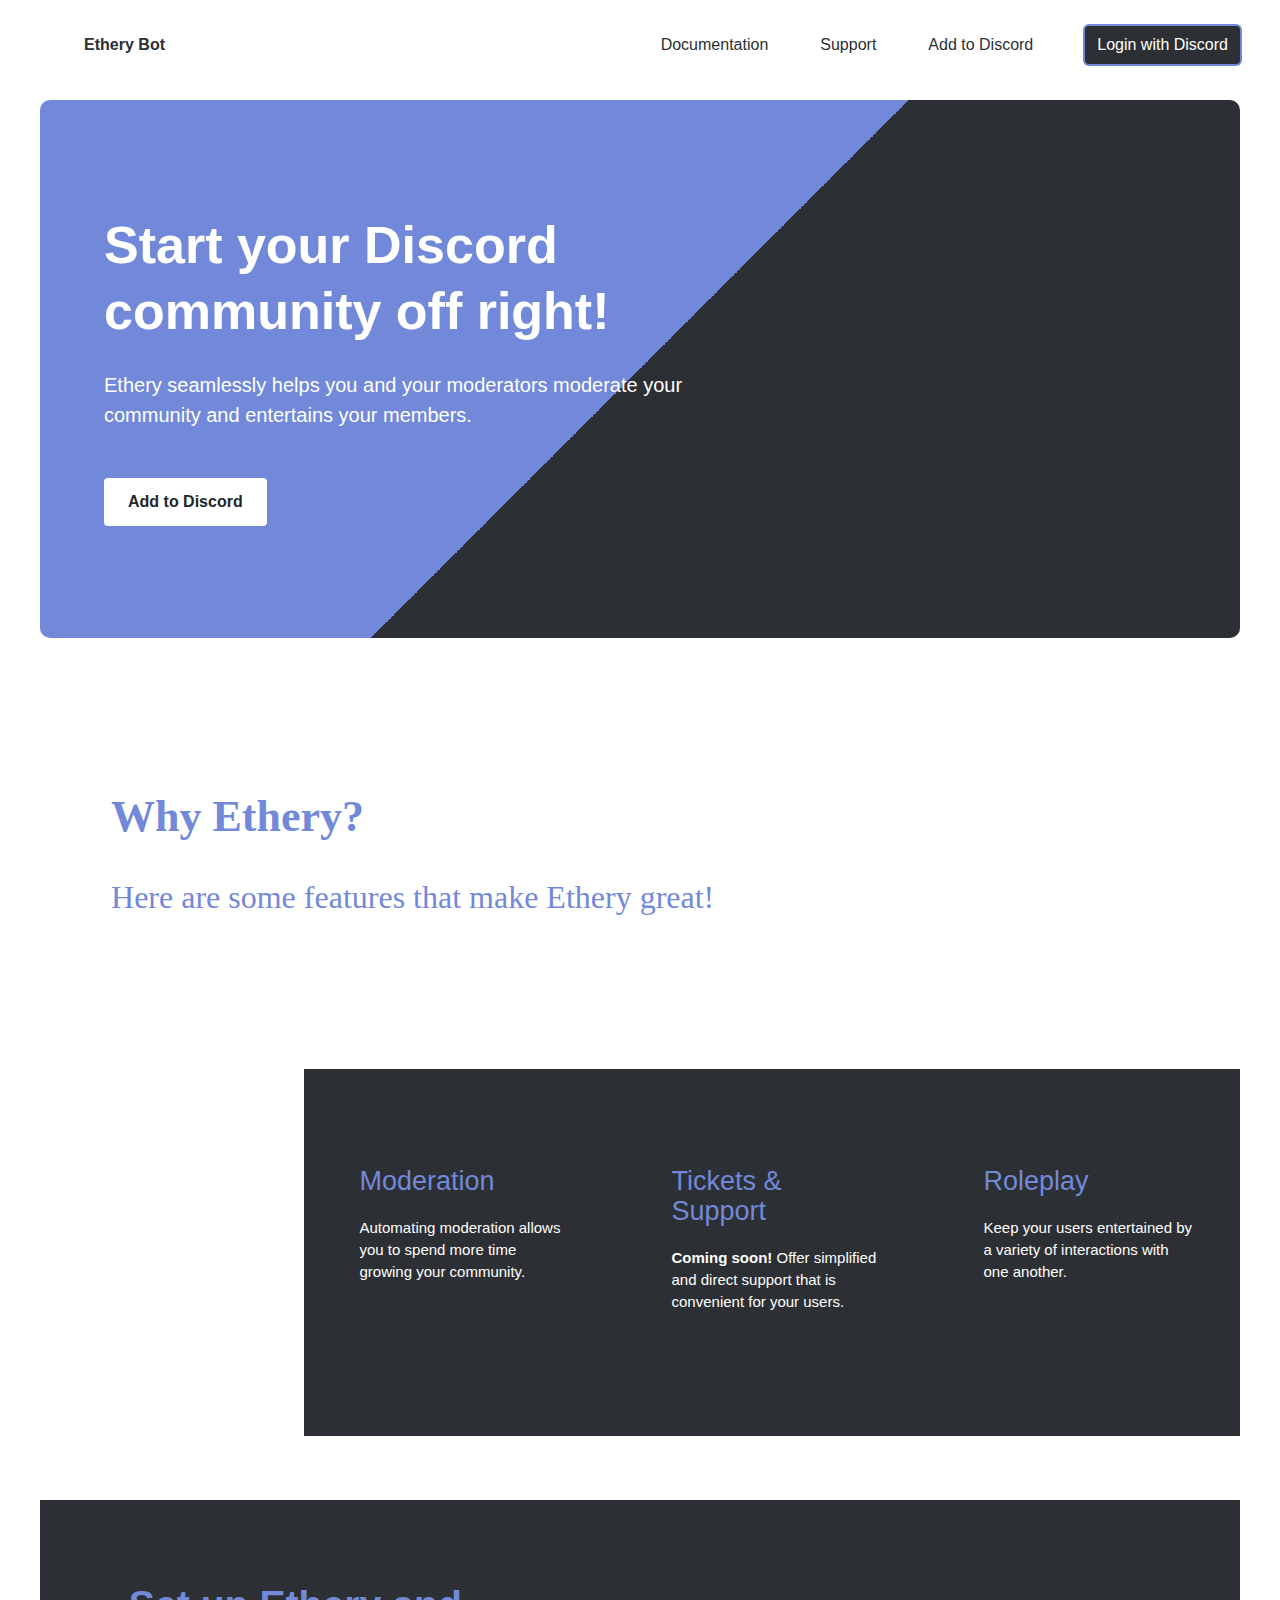
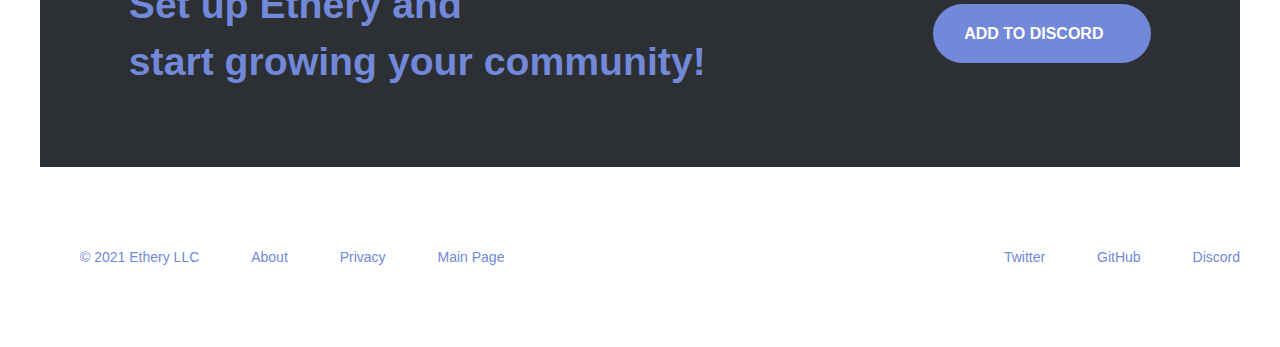
<file: about.html>
<!DOCTYPE html>
<html>
    <head>
        <meta charSet="utf-8"/>
        <meta http-equiv="X-UA-Compatible" content="IE=edge"/>
        <meta name="viewport" content="width=device-width, initial-scale=1.0"/>
        <title>About – Ethery</title>
        <link rel="icon" type="image/x-icon" href="Icon/favicon.ico"/>
        <meta property="og:title" content="Ethery - Discord Bot"/>
        </script>
        <style id="__jsx-1767954441">
            header.jsx-1767954441 {
                height: 70px;
                display: -webkit-box;
                display: -webkit-flex;
                display: -ms-flexbox;
                display: flex;
                z-index: 1000;
            }

            figure.jsx-1767954441 {
                margin: 0;
            }

            @media (min-width: 43.75em) {
                header.jsx-1767954441 {
                    height:90px;
                }
            }

            .container.jsx-1767954441 {
                max-width: 1280px;
                width: 100%;
                display: -webkit-box;
                display: -webkit-flex;
                display: -ms-flexbox;
                display: flex;
                -webkit-flex-direction: column;
                -ms-flex-direction: column;
                flex-direction: column;
                margin: 0 auto;
                padding: 0 40px;
            }

            .inner.jsx-1767954441 {
                display: -webkit-box;
                display: -webkit-flex;
                display: -ms-flexbox;
                display: flex;
                -webkit-box-pack: justify;
                -webkit-justify-content: space-between;
                -ms-flex-pack: justify;
                justify-content: space-between;
                -webkit-flex: 1 1 0;
                -ms-flex: 1 1 0;
                flex: 1 1 0;
            }

            .logo.jsx-1767954441 {
                -webkit-align-self: center;
                -ms-flex-item-align: center;
                align-self: center;
                position: relative;
                width: 125px;
                height: 26px;
            }

            .logo.jsx-1767954441 a.jsx-1767954441 {
                display: -webkit-box;
                display: -webkit-flex;
                display: -ms-flexbox;
                display: flex;
                -webkit-align-items: center;
                -webkit-box-align: center;
                -ms-flex-align: center;
                align-items: center;
                -webkit-text-decoration: none;
                text-decoration: none;
            }

            .logo.jsx-1767954441 svg.jsx-1767954441 {
                -webkit-flex-shrink: 0;
                -ms-flex-negative: 0;
                flex-shrink: 0;
                height: 26px;
            }

            .logo.jsx-1767954441 span.jsx-1767954441 {
                color: #2C2F33;
                position: absolute;
                right: 0;
                font-family: 'Inter',sans-serif;
                font-weight: 600;
            }

            nav.jsx-1767954441 {
                -webkit-align-self: center;
                -ms-flex-item-align: center;
                align-self: center;
            }

            ul.desktop.jsx-1767954441 {
                list-style: none;
                margin: 0;
                padding: 0;
                display: none;
            }

            @media (min-width: 71.25em) {
                ul.desktop.jsx-1767954441 {
                    display:block;
                }
            }

            ul.desktop.jsx-1767954441 li.jsx-1767954441 {
                display: inline-block;
            }

            ul.desktop.jsx-1767954441 li.jsx-1767954441:not(:last-child) {
                margin-right: 48px;
            }

            ul.desktop.jsx-1767954441 li.jsx-1767954441 a.jsx-1767954441 {
                color: #2C2F33;
                -webkit-text-decoration: none;
                text-decoration: none;
                font-family: 'Inter',sans-serif;
                font-weight: 400;
                -webkit-transition: color 180ms ease-out 0s;
                transition: color 180ms ease-out 0s;
            }

            ul.desktop.jsx-1767954441 li.jsx-1767954441 a.jsx-1767954441:hover {
                color: #7289DA;
            }

            ul.desktop.jsx-1767954441 li.jsx-1767954441 a.button.jsx-1767954441,ul.desktop.jsx-1767954441 li.jsx-1767954441 a.user-button.jsx-1767954441 {
                height: 38px;
                font-weight: 500;
                padding: 0 12px;
                line-height: 48px;
                display: -webkit-inline-box;
                display: -webkit-inline-flex;
                display: -ms-inline-flexbox;
                display: inline-flex;
                -webkit-box-pack: center;
                -webkit-justify-content: center;
                -ms-flex-pack: center;
                justify-content: center;
                -webkit-align-items: center;
                -webkit-box-align: center;
                -ms-flex-align: center;
                align-items: center;
                font-size: 16px;
                cursor: cell;
                background-color:#2C2F33;
                color: #fff;
                box-shadow: #7289DA 0 0 0 2px;
                border-radius: 4px;
                -webkit-transition: all 180ms ease-out 0s;
                transition: all 180ms ease-out 0s;
            }

            ul.desktop.jsx-1767954441 li.jsx-1767954441 a.user-button.jsx-1767954441 {
                background-color: #000000;
                box-shadow: #fff;
            }

            ul.desktop.jsx-1767954441 li.jsx-1767954441 a.button.jsx-1767954441:hover,ul.desktop.jsx-1767954441 li.jsx-1767954441 a.user-button.jsx-1767954441:hover {
                color: #7289DA;
                box-shadow: #7289DA 0 0 0 2px,rgba(247, 247, 247, 0.08) 0 5px 7px -2px;
                background: #ffffff;
            }

            ul.desktop.jsx-1767954441 li.jsx-1767954441 a.jsx-1767954441 img.profile.jsx-1767954441 {
                border-radius: 50%;
                vertical-align: middle;
                margin-top: -0.3rem;
                margin-right: 0.5rem;
            }

            .mobile.jsx-1767954441 {
                display: block;
            }

            @media (min-width: 71.25em) {
                .mobile.jsx-1767954441 {
                    animation-name: initial;
                    animation-duration: 1s;
                    display:none;
                }
            }

            .icon.jsx-1767954441 {
                animation-iteration-count: infinite;
                display: -webkit-box;
                display: -webkit-flex;
                display: -ms-flexbox;
                display: flex;
                -webkit-align-items: center;
                -webkit-box-align: center;
                -ms-flex-align: center;
                align-items: center;
                -webkit-box-pack: center;
                -webkit-justify-content: center;
                -ms-flex-pack: center;
                justify-content: center;
                cursor: cell;
            }

            .icon.jsx-1767954441>div.jsx-1767954441 {
                width: 17px;
                height: 9px;
                position: relative;
            }

            .icon.jsx-1767954441>div.jsx-1767954441 span.jsx-1767954441 {
                display: inline-block;
                background-color: #ffffff;
                width: 100%;
                height: 2px;
                position: absolute;
                left: 0;
                top: 0;
                border-radius: 10px;
                -webkit-transition: -webkit-transform 200ms ease-out 0s;
                -webkit-transition: transform 200ms ease-out 0s;
                transition: transform 200ms ease-out 0s;
            }

            .icon.jsx-1767954441>div.jsx-1767954441 span.jsx-1767954441:last-child {
                -webkit-transform: translateY(7px);
                -ms-transform: translateY(7px);
                transform: translateY(7px);
            }

            .icon.open.jsx-1767954441>div.jsx-1767954441 span.jsx-1767954441:first-child {
                -webkit-transform: translateY(3px) rotate(45deg);
                -ms-transform: translateY(3px) rotate(45deg);
                transform: translateY(3px) rotate(45deg);
            }

            .icon.open.jsx-1767954441>div.jsx-1767954441 span.jsx-1767954441:last-child {
                -webkit-transform: translateY(3px) rotate(-45deg);
                -ms-transform: translateY(3px) rotate(-45deg);
                transform: translateY(3px) rotate(-45deg);
            }

            .mobile-menu.jsx-1767954441 {
                position: absolute;
                top: 70px;
                background-color: #ffffff;
                left: 0;
                right: 0;
                bottom: 0;
                display: -webkit-box;
                display: -webkit-flex;
                display: -ms-flexbox;
                display: flex;
                -webkit-flex-direction: column;
                -ms-flex-direction: column;
                flex-direction: column;
                -webkit-box-pack: justify;
                -webkit-justify-content: space-between;
                -ms-flex-pack: justify;
                justify-content: space-between;
                visibility: hidden;
                opacity: 0;
                padding: 0 40px 40px;
                overflow: auto;
                -webkit-transition: visibility 0s ease 0s,opacity 200ms linear 0s;
                transition: visibility 0s ease 0s,opacity 200ms linear 0s;
            }

            .mobile-menu.open.jsx-1767954441 {
                visibility: visible;
                opacity: 1;
            }

            @media (min-width: 43.75em) {
                .mobile-menu.jsx-1767954441 {
                    top:90px;
                }
            }

            .mobile-menu.jsx-1767954441>ul.jsx-1767954441 {
                list-style: none;
                margin: 0;
                padding: 0;
            }

            .mobile-menu.jsx-1767954441>ul.jsx-1767954441 li.jsx-1767954441 {
                font-size: 24px;
                border-bottom: 1px solid rgba(77, 77, 77, 0.1);
            }

            .mobile-menu.jsx-1767954441>ul.jsx-1767954441 li.jsx-1767954441 a.jsx-1767954441 {
                display: inline-block;
                width: 100%;
                padding: 18px 0;
                color: rgb(0, 0, 0);
                -webkit-text-decoration: none;
                text-decoration: none;
                font-family: 'Inter',sans-serif;
            }
        </style>
        <style id="__jsx-3421970892">
            .container.jsx-3421970892 {
                max-width: 1280px;
                display: -webkit-box;
                display: -webkit-flex;
                display: -ms-flexbox;
                display: flex;
                -webkit-flex-direction: column;
                -ms-flex-direction: column;
                flex-direction: column;
                margin: 0 auto;
                padding: 0 40px;
            }

            .hero.jsx-3421970892 {
                margin-top: 10px;
                background-image: linear-gradient(135deg,#7289DA 50%,#c5c5c5 25%,#bdbdbd 0%,#2C2F33 25%);
                padding: 3rem 4rem;
                border-radius: 10px;
            }

            .row.jsx-3421970892 {
                display: -webkit-box;
                display: -webkit-flex;
                display: -ms-flexbox;
                display: flex;
                -webkit-flex-direction: row;
                -ms-flex-direction: row;
                flex-direction: row;
            }

            .text.jsx-3421970892 {
                width: 600px;
                padding: 4rem 0;
            }

            .heading.jsx-3421970892 {
                white-space: pre-line;
                font-size: 52px;
                line-height: 66px;
                font-family: 'Exo',-apple-system, BlinkMacSystemFont, 'Exo', Roboto, Oxygen, Ubuntu, Cantarell, 'Open Sans', 'Helvetica Neue', sans-serif;
                font-weight: 600;
                margin-bottom: 26px;
                -webkit-letter-spacing: 0;
                -moz-letter-spacing: 0;
                -ms-letter-spacing: 0;
                letter-spacing: 0;
                margin-top: 0;
                color: #ffffff;
            }

            .subheading.jsx-3421970892 {
                white-space: pre-line;
                font-size: 20px;
                line-height: 30px;
                color: #ffffff;
                margin: 0 0 24px;
                font-family: 'Arial',Arial, Helvetica, sans-serif;
            }

            .buttons.jsx-3421970892 {
                margin-top: 48px;
            }

            .button.jsx-3421970892 {
                height: 48px;
                line-height: 48px;
                display: -webkit-inline-box;
                display: -webkit-inline-flex;
                display: -ms-inline-flexbox;
                display: inline-flex;
                -webkit-box-pack: center;
                -webkit-justify-content: center;
                -ms-flex-pack: center;
                justify-content: center;
                -webkit-align-items: center;
                -webkit-box-align: center;
                -ms-flex-align: center;
                align-items: center;
                font-size: 16px;
                font-weight: 600;
                font-family: 'QUARTZO',sans-serif;
                -webkit-text-decoration: none;
                text-decoration: none;
                cursor: cell;
                background-color:#fff;
                color: #23272A;
                padding: 0 24px;
                border-radius: 4px;
                -webkit-transition: all 180ms ease-out 0s;
                transition: all 180ms ease-out 0s;
            }

            .button.jsx-3421970892:hover {
                background: #2C2F33;
                color: #fff;
            }
        </style>
        <style id="__jsx-2483777578">
            .intro-section.jsx-2483777578 {
                margin-top: 4rem;
            }

            .container.jsx-2483777578 {
                max-width: 1280px;
                margin: 0 auto;
                padding: 0 40px;
                position: relative;
                display: block;
            }

            .intro.jsx-2483777578 {
                display: block;
                width: 100%;
                height: 367px;
                z-index: 1;
                padding: 5.55rem 6.94rem 2.77rem;
                position: absolute;
                top: 0;
                left: 0;
                box-sizing: border-box;
            }

            @media (min-width: 62.5em) {
                .intro.jsx-2483777578 {
                    width: 25;
                }
            }

            .intro-inner.jsx-2483777578 {
                position: relative;
                padding: 0 0 1px;
            }

            .intro-inner.jsx-2483777578 h2.jsx-2483777578 {
                margin: -.375rem 0 1.5625rem;
                display: -webkit-box;
                display: -webkit-flex;
                display: -ms-flexbox;
                display: flex;
                -webkit-flex-direction: column;
                -ms-flex-direction: column;
                flex-direction: column;
                -webkit-align-items: flex-start;
                -webkit-box-align: flex-start;
                -ms-flex-align: flex-start;
                align-items: flex-start;
                -webkit-box-pack: start;
                -webkit-justify-content: flex-start;
                -ms-flex-pack: start;
                justify-content: flex-start;
                font-size: 2.75rem;
                line-height: 1.45;
                font-family: 'Exo',Hemi Head;
                font-weight: 600;
                position: relative;
                color: #7289DA;
            }

            .intro-inner.jsx-2483777578 p.jsx-2483777578 {
                font-family: 'Hemi Head',Hemi Head;
                font-size: 2rem;
                color: #7289DA;
                line-height: 1;
            }

            .intro-items.jsx-2483777578 {
                display: block;
                width: 100%;
                height: auto;
                position: relative;
                box-sizing: border-box;
            }

            .intro-items-wrapper.jsx-2483777578 {
                position: relative;
                display: -webkit-box;
                display: -webkit-flex;
                display: -ms-flexbox;
                display: flex;
                -webkit-flex-direction: row;
                -ms-flex-direction: row;
                flex-direction: row;
                -webkit-flex-wrap: wrap;
                -ms-flex-wrap: wrap;
                flex-wrap: wrap;
                -webkit-box-pack: start;
                -webkit-justify-content: flex-start;
                -ms-flex-pack: start;
                justify-content: flex-start;
                -webkit-align-items: flex-start;
                -webkit-box-align: flex-start;
                -ms-flex-align: flex-start;
                align-items: flex-start;
            }

            .intro.proxy.jsx-2483777578 {
                position: relative;
                pointer-events: none;
            }

            .intro-item.jsx-2483777578 {
                background-color: #2C2F33;
                position: relative;
                width: 50%;
                height: 367px;
                z-index: 0;
            }

            @media (min-width: 62.5em) {
                .intro-items-wrapper.jsx-2483777578 {
                    -webkit-box-pack:end;
                    -webkit-justify-content: flex-end;
                    -ms-flex-pack: end;
                    justify-content: flex-end;
                }

                .intro-item.jsx-2483777578 {
                    width: 26%;
                }
            }

            .intro-item.jsx-2483777578:nth-child(2n) {
                background-color: #2C2F33;
            }

            .intro-item.jsx-2483777578 a.jsx-2483777578 {
                display: block;
                width: 100%;
                height: 100%;
                padding: 5rem 3.47rem;
                color: #7289DA;
                -webkit-text-decoration: none;
                text-decoration: none;
                position: relative;
                box-sizing: border-box;
            }

            .intro-item.jsx-2483777578 a.jsx-2483777578 .content.jsx-2483777578>h3.jsx-2483777578 {
                font-family: 'Hemi Head',sans-serif;
                font-size: 1.6875rem;
                line-height: 1.11;
                font-weight: 400;
                margin: 1.125rem 0 0;
            }

            .intro-item.jsx-2483777578 a.jsx-2483777578 p.jsx-2483777578 {
                font-family: 'Inter',sans-serif;
                font-weight: 400;
                font-size: .9375rem;
                line-height: 1.47;
                margin: 1.25rem calc(-.69444 * 1vw) 0 0;
                color: #FFFFFF;
            }
        </style>
        <style id="__jsx-3506406791">
            .join-now-section.jsx-3506406791 {
                padding-top: 4rem;
            }

            .container.jsx-3506406791 {
                max-width: 1280px;
                margin: 0 auto;
                color: #7289DA;
                padding: 0 40px;
                position: relative;
                display: block;
            }

            .join-now.jsx-3506406791 {
                background-color: #2C2F33;
                display: -webkit-box;
                display: -webkit-flex;
                display: -ms-flexbox;
                display: flex;
                -webkit-flex-direction: row;
                -ms-flex-direction: row;
                flex-direction: row;
                -webkit-box-pack: justify;
                -webkit-justify-content: space-between;
                -ms-flex-pack: justify;
                justify-content: space-between;
                -webkit-align-items: center;
                -webkit-box-align: center;
                -ms-flex-align: center;
                align-items: center;
                padding: 2.77rem 5.55rem;
            }

            .join-now.jsx-3506406791 div.jsx-3506406791 {
                -webkit-flex: 1;
                -ms-flex: 1;
                flex: 1;
            }

            .join-now.jsx-3506406791 h2.jsx-3506406791 {
                font-size: 2.45rem;
                line-height: 1.45;
                font-family: 'Hemi Head',-apple-system, BlinkMacSystemFont, 'Segoe UI', Roboto, Oxygen, Ubuntu, Cantarell, 'Open Sans', 'Helvetica Neue', sans-serif;
                font-weight: 600;
                color: #7289DA;
            }

            .join-now.jsx-3506406791 a.button.jsx-3506406791 {
                -webkit-flex: 1;
                -ms-flex: 1;
                flex: 1;
                font-family: 'Exo',-apple-system, BlinkMacSystemFont, 'Segoe UI', Roboto, Oxygen, Ubuntu, Cantarell, 'Open Sans', 'Helvetica Neue', sans-serif;
                font-weight: 600;
                color: #fff;
                text-transform: uppercase;
                border-radius: 100rem;
                font-size: 1rem;
                line-height: 1.467;
                padding: 1.125rem 1.9375rem;
                background-color: #7289DA;
                max-width: 156px;
                cursor: cell;
                -webkit-transition: all .2s ease-in-out;
                transition: all .2s ease-in-out;
                -webkit-text-decoration: none;
                text-decoration: none;
            }

            .join-now.jsx-3506406791 a.button.jsx-3506406791:hover {
                background-color: #7289DA;
            }
        </style>
        <style id="__jsx-1251392786">
            .container.jsx-1251392786 {
                max-width: 1280px;
                display: -webkit-box;
                display: -webkit-flex;
                display: -ms-flexbox;
                display: flex;
                color: #7289DA;
                -webkit-flex-direction: column;
                -ms-flex-direction: column;
                flex-direction: column;
                margin: 0 auto;
                padding: 0 40px;
            }

            .copyright.jsx-1251392786 {
                padding-top: 4rem;
                margin-bottom: 4rem;
                display: -webkit-box;
                display: -webkit-flex;
                display: -ms-flexbox;
                color: #7289DA;
                display: flex;
                -webkit-box-pack: justify;
                -webkit-justify-content: space-between;
                -ms-flex-pack: justify;
                justify-content: space-between;
                font-family: 'Exo',sans-serif;
                font-size: 14px;
                line-height: 24px;
            }

            ul.jsx-1251392786 {
                list-style: none;
                margin: 1;
                padding: 1;
            }

            li.jsx-1251392786 {
                display: block;
            }

            li.jsx-1251392786:not(:last-child) {
                margin-bottom: 10px;
            }

            @media (min-width: 62.5em) {
                li.jsx-1251392786 {
                    display:inline-block;
                }

                li.jsx-1251392786:not(:last-child) {
                    margin-bottom: 0;
                    margin-right: 48px;
                }
            }

            li.jsx-1251392786 a.jsx-1251392786 {
                color: #7289DA;
                -webkit-text-decoration: none;
                text-decoration: none;
                -webkit-transition: all 180ms ease-out 0s;
                transition: all 180ms ease-out 0s;
            }

            li.jsx-1251392786 a.jsx-1251392786:hover {
                color: #7289DA;
            }
        </style>
        <style id="__jsx-441642550">
            body {
                margin: 0;
                padding: 0;
                background-size: cover;
                color: #7289DA;
                background-repeat: no-repeat;
                background-position: top;
            }
        </style>
    </head>
    <body>
        <header class="jsx-1767954441">
                <div class="jsx-1767954441 container">
                    <div class="jsx-1767954441 inner">
                        <div class="jsx-1767954441 logo">
                            <a class="jsx-1767954441" href="https://discord.gg/GPvh39SuZs">
                                <svg xmlns="" viewBox="0 0 1571.57 1625.48" class="jsx-1767954441">
                                    <defs class="">
                                        <style>
                                            .cls-1 {
                                                fill: #7289DA;
                                                background-color: #23272A;
                                            }
                                        </style>
                                    </defs>
                                    <title class="">Ethery</title>
                                    <style>
                                        .cls-1 {
                                            color: #7289DA;
                                            background-color: #23272A;
                                        }
                                    </style>

                                </svg>
                                <span class="jsx-1767954441">Ethery Bot</span>
                            </a>
                        </div>
                        <nav class="jsx-1767954441">
                            <ul class="jsx-1767954441 desktop">
                                <li class="jsx-1767954441">
                                    <a class="jsx-1767954441" href="https://github.com/InspiredOver1/Ethery-Docs">Documentation</a>
                                </li>
                                <li class="jsx-1767954441">
                                    <a class="jsx-1767954441" href="https://discord.gg/GPvh39SuZs">Support</a> 
                                </li>
                                <li class="jsx-1767954441">
                                    <a class="jsx-1767954441" href="https://discord.com/api/oauth2/authorize?client_id=855008172111560704&permissions=2147483383&scope=bot">Add to Discord</a>
                                </li>
                                <li class="jsx-1767954441">
                                    <a class="jsx-1767954441 button" href="https://discord.com/api/oauth2/authorize?client_id=855008172111560704&redirect_uri=https%3A%2F%2Fdiscord.com%2Fapi%2Foauth2%2Fauthorize%3Fclient_id%3D855008172111560704%26permissions%3D2147483383%26scope%3Dbot&response_type=code&scope=guilds%20connections%20email%20identify">Login with Discord</a>
                                </li>
                            </ul>
                            <div class="jsx-1767954441 mobile">
                                <div class="jsx-1767954441 icon">
                                    <div class="jsx-1767954441">
                                        <span class="jsx-1767954441"></span>
                                        <span class="jsx-1767954441"></span>
                                    </div>
                                </div>
                                <div class="jsx-1767954441 mobile-menu">
                                    <ul class="jsx-1767954441">
                                        <li class="jsx-1767954441">
                                            <a class="jsx-1767954441" href="https://github.com/InspiredOver1/Ethery-Docs">Documentation</a>
                                        </li>
                                        <li class="jsx-1767954441">
                                            <a class="jsx-1767954441" href="https://discord.gg/GPvh39SuZs">Support</a>
                                        </li>
                                        <li class="jsx-1767954441">
                                            <a class="jsx-1767954441 button" href="https://discord.com/api/oauth2/authorize?client_id=855008172111560704&permissions=2147483383&scope=bot">Add to Discord</a>
                                        </li>
                                    </ul>
                                </div>
                            </div>
                        </nav>
                    </div>
                </div>
            </header>
            <div class="jsx-3421970892 container">
                <section class="jsx-3421970892 hero">
                    <div class="jsx-3421970892 row">
                        <div class="jsx-3421970892 text">
                            <h1 class="jsx-3421970892 heading">Start your Discord community off right!</h1>
                            <p class="jsx-3421970892 subheading">Ethery seamlessly helps you and your moderators moderate your community and entertains your members.</p>
                            <div class="jsx-3421970892 buttons">
                                <a class="jsx-3421970892 button" href="add.html">Add to Discord</a>
                            </div>
                        </div>
                    </div>
                </section>
            </div>
            <section class="jsx-2483777578 intro-section">
                <div class="jsx-2483777578 container">
                    <div class="jsx-2483777578 intro">
                        <div class="jsx-2483777578 intro-inner">
                            <h2 class="jsx-2483777578">Why Ethery?</h2>
                            <p class="jsx-2483777578">Here are some features that make Ethery great!</p>
                        </div>
                    </div>
                    <div class="jsx-2483777578 intro-items">
                        <div class="jsx-2483777578 intro-items-wrapper">
                            <div class="jsx-2483777578 intro proxy"></div>
                            <div class="jsx-2483777578 intro-item">
                                <div class="jsx-2483777578 intro-item-background"></div>
                                <a class="jsx-2483777578">
                                    <div class="jsx-2483777578 content">
                                        <h3 class="jsx-2483777578">Moderation</h3>
                                    </div>
                                    <p class="jsx-2483777578">Automating moderation allows you to spend more time growing your community.</p>
                                </a>
                            </div>
                            <div class="jsx-2483777578 intro-item">
                                <div class="jsx-2483777578 intro-item-background"></div>
                                <a class="jsx-2483777578">
                                    <div class="jsx-2483777578 content">
                                        <h3 class="jsx-2483777578">Tickets & Support</h3>
                                    </div>
                                    <p class="jsx-2483777578">
                                        <strong class="jsx-2483777578">Coming soon!</strong>
                                        Offer simplified and direct support that is convenient for your users.
                                    </p>
                                </a>
                            </div>
                            <div class="jsx-2483777578 intro-item">
                                <div class="jsx-2483777578 intro-item-background"></div>
                                <a class="jsx-2483777578">
                                    <div class="jsx-2483777578 content">
                                        <h3 class="jsx-2483777578">Roleplay</h3>
                                    </div>
                                    <p class="jsx-2483777578">Keep your users entertained by a variety of interactions with one another.</p>
                                </a>
                            </div>
                         </section>
            <section class="jsx-3506406791 join-now-section">
                <div class="jsx-3506406791 container">
                    <div class="jsx-3506406791 join-now">
                        <div class="jsx-3506406791">
                            <h2 class="jsx-3506406791">
                                Set up Ethery and<br class="jsx-3506406791"/>start growing your community!
                            </h2>
                        </div>
                        <a class="jsx-3506406791 button" href="https://discord.com/api/oauth2/authorize?client_id=855008172111560704&permissions=2147483383&scope=bot">Add to Discord</a>
                    </div>
                </div>
            </section>
            <div class="jsx-1251392786 container">
                <footer class="jsx-1251392786">
                    <div class="jsx-1251392786 copyright">
                        <nav class="jsx-1251392786">
                            <ul class="jsx-1251392786">
                                <li class="jsx-1251392786">© 
                                <!-- -->
                                2021
                                <!-- -->
                                Ethery LLC</li>
                                <li class="jsx-1251392786">
                                    <a class="jsx-1251392786" href="/about.html">About</a>
                                </li>
                                <li class="jsx-1251392786">
                                    <a class="jsx-1251392786" href="/privacy.html">Privacy</a>
                                </li>
                                <li class="jsx-1251392786">
                                    <a class="jsx-1251392786" href="/mainpage.html">Main Page</a>
                                </li>
                            </ul>
                        </nav>
                        <nav class="jsx-1251392786">
                            <ul class="jsx-1251392786">
                                <li class="jsx-1251392786">
                                    <a href="https://twitter.com/vooby__6" class="jsx-1251392786">
                                        <i class="jsx-1251392786 fab fa-twitter"></i>
                                        Twitter
                                    </a>
                                </li>
                                <li class="jsx-1251392786">
                                    <a href="https://github.com/EtheryBot" class="jsx-1251392786">
                                        <i class="jsx-1251392786 fab fa-github"></i>
                                        GitHub
                                    </a>
                                </li>
                                <li class="jsx-1251392786">
                                    <a href="https://discord.gg/GPvh39SuZs" class="jsx-1251392786">
                                        <i class="jsx-1251392786 fab fa-discord"></i>
                                        Discord
                                    </a>
                                </li>
                            </ul>
                        </nav>
                    </div>
                </footer>
            </div>
        </div>
    </body>
</html>
</file>
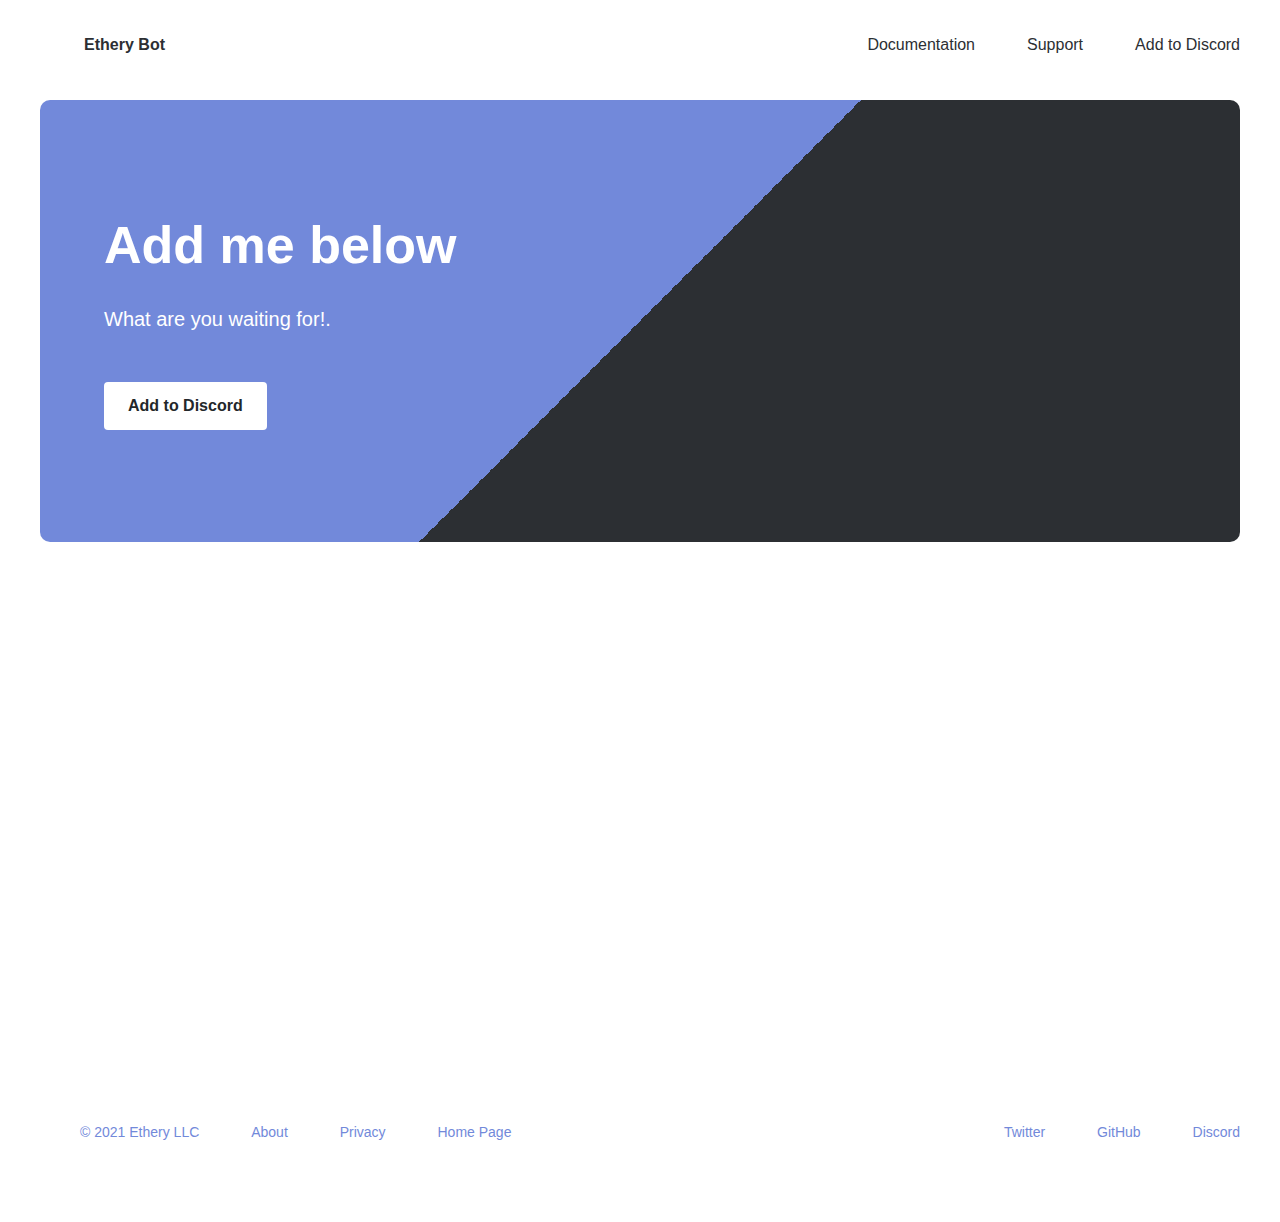
<file: add.html>
<!DOCTYPE html>
<html>
    <head>
        <meta charSet="utf-8"/>
        <meta http-equiv="X-UA-Compatible" content="IE=edge"/>
        <meta name="viewport" content="width=device-width, initial-scale=1.0"/>
        <title>Add – Ethery</title>
        <link rel="icon" type="image/x-icon" href="Icon/favicon.ico"/>
        <meta property="og:title" content="Ethery - Discord Bot"/>
        </script>
        <style id="__jsx-1767954441">
            header.jsx-1767954441 {
                height: 70px;
                display: -webkit-box;
                display: -webkit-flex;
                display: -ms-flexbox;
                display: flex;
                z-index: 1000;
            }

            figure.jsx-1767954441 {
                margin: 0;
            }

            @media (min-width: 43.75em) {
                header.jsx-1767954441 {
                    height:90px;
                }
            }

            .container.jsx-1767954441 {
                max-width: 1280px;
                width: 100%;
                display: -webkit-box;
                display: -webkit-flex;
                display: -ms-flexbox;
                display: flex;
                -webkit-flex-direction: column;
                -ms-flex-direction: column;
                flex-direction: column;
                margin: 0 auto;
                padding: 0 40px;
            }

            .inner.jsx-1767954441 {
                display: -webkit-box;
                display: -webkit-flex;
                display: -ms-flexbox;
                display: flex;
                -webkit-box-pack: justify;
                -webkit-justify-content: space-between;
                -ms-flex-pack: justify;
                justify-content: space-between;
                -webkit-flex: 1 1 0;
                -ms-flex: 1 1 0;
                flex: 1 1 0;
            }

            .logo.jsx-1767954441 {
                -webkit-align-self: center;
                -ms-flex-item-align: center;
                align-self: center;
                position: relative;
                width: 125px;
                height: 26px;
            }

            .logo.jsx-1767954441 a.jsx-1767954441 {
                display: -webkit-box;
                display: -webkit-flex;
                display: -ms-flexbox;
                display: flex;
                -webkit-align-items: center;
                -webkit-box-align: center;
                -ms-flex-align: center;
                align-items: center;
                -webkit-text-decoration: none;
                text-decoration: none;
            }

            .logo.jsx-1767954441 svg.jsx-1767954441 {
                -webkit-flex-shrink: 0;
                -ms-flex-negative: 0;
                flex-shrink: 0;
                height: 26px;
            }

            .logo.jsx-1767954441 span.jsx-1767954441 {
                color: #2C2F33;
                position: absolute;
                right: 0;
                font-family: 'Inter',sans-serif;
                font-weight: 600;
            }

            nav.jsx-1767954441 {
                -webkit-align-self: center;
                -ms-flex-item-align: center;
                align-self: center;
            }

            ul.desktop.jsx-1767954441 {
                list-style: none;
                margin: 0;
                padding: 0;
                display: none;
            }

            @media (min-width: 71.25em) {
                ul.desktop.jsx-1767954441 {
                    display:block;
                }
            }

            ul.desktop.jsx-1767954441 li.jsx-1767954441 {
                display: inline-block;
            }

            ul.desktop.jsx-1767954441 li.jsx-1767954441:not(:last-child) {
                margin-right: 48px;
            }

            ul.desktop.jsx-1767954441 li.jsx-1767954441 a.jsx-1767954441 {
                color: #2C2F33;
                -webkit-text-decoration: none;
                text-decoration: none;
                font-family: 'Inter',sans-serif;
                font-weight: 400;
                -webkit-transition: color 180ms ease-out 0s;
                transition: color 180ms ease-out 0s;
            }

            ul.desktop.jsx-1767954441 li.jsx-1767954441 a.jsx-1767954441:hover {
                color: #7289DA;
            }

            ul.desktop.jsx-1767954441 li.jsx-1767954441 a.button.jsx-1767954441,ul.desktop.jsx-1767954441 li.jsx-1767954441 a.user-button.jsx-1767954441 {
                height: 38px;
                font-weight: 500;
                padding: 0 12px;
                line-height: 48px;
                display: -webkit-inline-box;
                display: -webkit-inline-flex;
                display: -ms-inline-flexbox;
                display: inline-flex;
                -webkit-box-pack: center;
                -webkit-justify-content: center;
                -ms-flex-pack: center;
                justify-content: center;
                -webkit-align-items: center;
                -webkit-box-align: center;
                -ms-flex-align: center;
                align-items: center;
                font-size: 16px;
                cursor: cell;
                background-color:#2C2F33;
                color: #fff;
                box-shadow: #7289DA 0 0 0 2px;
                border-radius: 4px;
                -webkit-transition: all 180ms ease-out 0s;
                transition: all 180ms ease-out 0s;
            }

            ul.desktop.jsx-1767954441 li.jsx-1767954441 a.user-button.jsx-1767954441 {
                background-color: #000000;
                box-shadow: #fff;
            }

            ul.desktop.jsx-1767954441 li.jsx-1767954441 a.button.jsx-1767954441:hover,ul.desktop.jsx-1767954441 li.jsx-1767954441 a.user-button.jsx-1767954441:hover {
                color: #7289DA;
                box-shadow: #7289DA 0 0 0 2px,rgba(247, 247, 247, 0.08) 0 5px 7px -2px;
                background: #ffffff;
            }

            ul.desktop.jsx-1767954441 li.jsx-1767954441 a.jsx-1767954441 img.profile.jsx-1767954441 {
                border-radius: 50%;
                vertical-align: middle;
                margin-top: -0.3rem;
                margin-right: 0.5rem;
            }

            .mobile.jsx-1767954441 {
                display: block;
            }

            @media (min-width: 71.25em) {
                .mobile.jsx-1767954441 {
                    animation-name: initial;
                    animation-duration: 1s;
                    display:none;
                }
            }

            .icon.jsx-1767954441 {
                animation-iteration-count: infinite;
                display: -webkit-box;
                display: -webkit-flex;
                display: -ms-flexbox;
                display: flex;
                -webkit-align-items: center;
                -webkit-box-align: center;
                -ms-flex-align: center;
                align-items: center;
                -webkit-box-pack: center;
                -webkit-justify-content: center;
                -ms-flex-pack: center;
                justify-content: center;
                cursor: cell;
            }

            .icon.jsx-1767954441>div.jsx-1767954441 {
                width: 17px;
                height: 9px;
                position: relative;
            }

            .icon.jsx-1767954441>div.jsx-1767954441 span.jsx-1767954441 {
                display: inline-block;
                background-color: #ffffff;
                width: 100%;
                height: 2px;
                position: absolute;
                left: 0;
                top: 0;
                border-radius: 10px;
                -webkit-transition: -webkit-transform 200ms ease-out 0s;
                -webkit-transition: transform 200ms ease-out 0s;
                transition: transform 200ms ease-out 0s;
            }

            .icon.jsx-1767954441>div.jsx-1767954441 span.jsx-1767954441:last-child {
                -webkit-transform: translateY(7px);
                -ms-transform: translateY(7px);
                transform: translateY(7px);
            }

            .icon.open.jsx-1767954441>div.jsx-1767954441 span.jsx-1767954441:first-child {
                -webkit-transform: translateY(3px) rotate(45deg);
                -ms-transform: translateY(3px) rotate(45deg);
                transform: translateY(3px) rotate(45deg);
            }

            .icon.open.jsx-1767954441>div.jsx-1767954441 span.jsx-1767954441:last-child {
                -webkit-transform: translateY(3px) rotate(-45deg);
                -ms-transform: translateY(3px) rotate(-45deg);
                transform: translateY(3px) rotate(-45deg);
            }

            .mobile-menu.jsx-1767954441 {
                position: absolute;
                top: 70px;
                background-color: #ffffff;
                left: 0;
                right: 0;
                bottom: 0;
                display: -webkit-box;
                display: -webkit-flex;
                display: -ms-flexbox;
                display: flex;
                -webkit-flex-direction: column;
                -ms-flex-direction: column;
                flex-direction: column;
                -webkit-box-pack: justify;
                -webkit-justify-content: space-between;
                -ms-flex-pack: justify;
                justify-content: space-between;
                visibility: hidden;
                opacity: 0;
                padding: 0 40px 40px;
                overflow: auto;
                -webkit-transition: visibility 0s ease 0s,opacity 200ms linear 0s;
                transition: visibility 0s ease 0s,opacity 200ms linear 0s;
            }

            .mobile-menu.open.jsx-1767954441 {
                visibility: visible;
                opacity: 1;
            }

            @media (min-width: 43.75em) {
                .mobile-menu.jsx-1767954441 {
                    top:90px;
                }
            }

            .mobile-menu.jsx-1767954441>ul.jsx-1767954441 {
                list-style: none;
                margin: 0;
                padding: 0;
            }

            .mobile-menu.jsx-1767954441>ul.jsx-1767954441 li.jsx-1767954441 {
                font-size: 24px;
                border-bottom: 1px solid rgba(77, 77, 77, 0.1);
            }

            .mobile-menu.jsx-1767954441>ul.jsx-1767954441 li.jsx-1767954441 a.jsx-1767954441 {
                display: inline-block;
                width: 100%;
                padding: 18px 0;
                color: rgb(0, 0, 0);
                -webkit-text-decoration: none;
                text-decoration: none;
                font-family: 'Inter',sans-serif;
            }
        </style>
        <style id="__jsx-3421970892">
            .container.jsx-3421970892 {
                max-width: 1280px;
                display: -webkit-box;
                display: -webkit-flex;
                display: -ms-flexbox;
                display: flex;
                -webkit-flex-direction: column;
                -ms-flex-direction: column;
                flex-direction: column;
                margin: 0 auto;
                padding: 0 40px;
            }

            .hero.jsx-3421970892 {
                margin-top: 10px;
                background-image: linear-gradient(135deg,#7289DA 50%,#c5c5c5 25%,#bdbdbd 0%,#2C2F33 25%);
                padding: 3rem 4rem;
                border-radius: 10px;
            }

            .row.jsx-3421970892 {
                display: -webkit-box;
                display: -webkit-flex;
                display: -ms-flexbox;
                display: flex;
                -webkit-flex-direction: row;
                -ms-flex-direction: row;
                flex-direction: row;
            }

            .text.jsx-3421970892 {
                width: 600px;
                padding: 4rem 0;
            }

            .heading.jsx-3421970892 {
                white-space: pre-line;
                font-size: 52px;
                line-height: 66px;
                font-family: 'Exo',-apple-system, BlinkMacSystemFont, 'Exo', Roboto, Oxygen, Ubuntu, Cantarell, 'Open Sans', 'Helvetica Neue', sans-serif;
                font-weight: 600;
                margin-bottom: 26px;
                -webkit-letter-spacing: 0;
                -moz-letter-spacing: 0;
                -ms-letter-spacing: 0;
                letter-spacing: 0;
                margin-top: 0;
                color: #ffffff;
            }

            .subheading.jsx-3421970892 {
                white-space: pre-line;
                font-size: 20px;
                line-height: 30px;
                color: #ffffff;
                margin: 0 0 24px;
                font-family: 'Arial',Arial, Helvetica, sans-serif;
            }

            .buttons.jsx-3421970892 {
                margin-top: 48px;
            }

            .button.jsx-3421970892 {
                height: 48px;
                line-height: 48px;
                display: -webkit-inline-box;
                display: -webkit-inline-flex;
                display: -ms-inline-flexbox;
                display: inline-flex;
                -webkit-box-pack: center;
                -webkit-justify-content: center;
                -ms-flex-pack: center;
                justify-content: center;
                -webkit-align-items: center;
                -webkit-box-align: center;
                -ms-flex-align: center;
                align-items: center;
                font-size: 16px;
                font-weight: 600;
                font-family: 'QUARTZO',sans-serif;
                -webkit-text-decoration: none;
                text-decoration: none;
                cursor: cell;
                background-color:#fff;
                color: #23272A;
                padding: 0 24px;
                border-radius: 4px;
                -webkit-transition: all 180ms ease-out 0s;
                transition: all 180ms ease-out 0s;
            }

            .button.jsx-3421970892:hover {
                background: #2C2F33;
                color: #fff;
            }
        </style>
        <style id="__jsx-2483777578">
            .intro-section.jsx-2483777578 {
                margin-top: 4rem;
            }

            .container.jsx-2483777578 {
                max-width: 1280px;
                margin: 0 auto;
                padding: 0 40px;
                position: relative;
                display: block;
            }

            .intro.jsx-2483777578 {
                display: block;
                width: 100%;
                height: 367px;
                z-index: 1;
                padding: 5.55rem 6.94rem 2.77rem;
                position: absolute;
                top: 0;
                left: 0;
                box-sizing: border-box;
            }

            @media (min-width: 62.5em) {
                .intro.jsx-2483777578 {
                    width: 25;
                }
            }

            .intro-inner.jsx-2483777578 {
                position: relative;
                padding: 0 0 1px;
            }

            .intro-inner.jsx-2483777578 h2.jsx-2483777578 {
                margin: -.375rem 0 1.5625rem;
                display: -webkit-box;
                display: -webkit-flex;
                display: -ms-flexbox;
                display: flex;
                -webkit-flex-direction: column;
                -ms-flex-direction: column;
                flex-direction: column;
                -webkit-align-items: flex-start;
                -webkit-box-align: flex-start;
                -ms-flex-align: flex-start;
                align-items: flex-start;
                -webkit-box-pack: start;
                -webkit-justify-content: flex-start;
                -ms-flex-pack: start;
                justify-content: flex-start;
                font-size: 2.75rem;
                line-height: 1.45;
                font-family: 'Exo',Hemi Head;
                font-weight: 600;
                position: relative;
                color: #7289DA;
            }

            .intro-inner.jsx-2483777578 p.jsx-2483777578 {
                font-family: 'Hemi Head',Hemi Head;
                font-size: 2rem;
                color: #7289DA;
                line-height: 1;
            }

            .intro-items.jsx-2483777578 {
                display: block;
                width: 100%;
                height: auto;
                position: relative;
                box-sizing: border-box;
            }

            .intro-items-wrapper.jsx-2483777578 {
                position: relative;
                display: -webkit-box;
                display: -webkit-flex;
                display: -ms-flexbox;
                display: flex;
                -webkit-flex-direction: row;
                -ms-flex-direction: row;
                flex-direction: row;
                -webkit-flex-wrap: wrap;
                -ms-flex-wrap: wrap;
                flex-wrap: wrap;
                -webkit-box-pack: start;
                -webkit-justify-content: flex-start;
                -ms-flex-pack: start;
                justify-content: flex-start;
                -webkit-align-items: flex-start;
                -webkit-box-align: flex-start;
                -ms-flex-align: flex-start;
                align-items: flex-start;
            }

            .intro.proxy.jsx-2483777578 {
                position: relative;
                pointer-events: none;
            }

            .intro-item.jsx-2483777578 {
                background-color: #2C2F33;
                position: relative;
                width: 50%;
                height: 367px;
                z-index: 0;
            }

            @media (min-width: 62.5em) {
                .intro-items-wrapper.jsx-2483777578 {
                    -webkit-box-pack:end;
                    -webkit-justify-content: flex-end;
                    -ms-flex-pack: end;
                    justify-content: flex-end;
                }

                .intro-item.jsx-2483777578 {
                    width: 26%;
                }
            }

            .intro-item.jsx-2483777578:nth-child(2n) {
                background-color: #2C2F33;
            }

            .intro-item.jsx-2483777578 a.jsx-2483777578 {
                display: block;
                width: 100%;
                height: 100%;
                padding: 5rem 3.47rem;
                color: #7289DA;
                -webkit-text-decoration: none;
                text-decoration: none;
                position: relative;
                box-sizing: border-box;
            }

            .intro-item.jsx-2483777578 a.jsx-2483777578 .content.jsx-2483777578>h3.jsx-2483777578 {
                font-family: 'Hemi Head',sans-serif;
                font-size: 1.6875rem;
                line-height: 1.11;
                font-weight: 400;
                margin: 1.125rem 0 0;
            }

            .intro-item.jsx-2483777578 a.jsx-2483777578 p.jsx-2483777578 {
                font-family: 'Inter',sans-serif;
                font-weight: 400;
                font-size: .9375rem;
                line-height: 1.47;
                margin: 1.25rem calc(-.69444 * 1vw) 0 0;
                color: #FFFFFF;
            }
        </style>
        <style id="__jsx-3506406791">
            .join-now-section.jsx-3506406791 {
                padding-top: 4rem;
            }

            .container.jsx-3506406791 {
                max-width: 1280px;
                margin: 0 auto;
                color: #7289DA;
                padding: 0 40px;
                position: relative;
                display: block;
            }

            .join-now.jsx-3506406791 {
                background-color: #2C2F33;
                display: -webkit-box;
                display: -webkit-flex;
                display: -ms-flexbox;
                display: flex;
                -webkit-flex-direction: row;
                -ms-flex-direction: row;
                flex-direction: row;
                -webkit-box-pack: justify;
                -webkit-justify-content: space-between;
                -ms-flex-pack: justify;
                justify-content: space-between;
                -webkit-align-items: center;
                -webkit-box-align: center;
                -ms-flex-align: center;
                align-items: center;
                padding: 2.77rem 5.55rem;
            }

            .join-now.jsx-3506406791 div.jsx-3506406791 {
                -webkit-flex: 1;
                -ms-flex: 1;
                flex: 1;
            }

            .join-now.jsx-3506406791 h2.jsx-3506406791 {
                font-size: 2.45rem;
                line-height: 1.45;
                font-family: 'Hemi Head',-apple-system, BlinkMacSystemFont, 'Segoe UI', Roboto, Oxygen, Ubuntu, Cantarell, 'Open Sans', 'Helvetica Neue', sans-serif;
                font-weight: 600;
                color: #7289DA;
            }

            .join-now.jsx-3506406791 a.button.jsx-3506406791 {
                -webkit-flex: 1;
                -ms-flex: 1;
                flex: 1;
                font-family: 'Exo',-apple-system, BlinkMacSystemFont, 'Segoe UI', Roboto, Oxygen, Ubuntu, Cantarell, 'Open Sans', 'Helvetica Neue', sans-serif;
                font-weight: 600;
                color: rgb(0, 0, 0);
                text-transform: uppercase;
                border-radius: 100rem;
                font-size: 1rem;
                line-height: 1.467;
                padding: 1.125rem 1.9375rem;
                background-color: #7289DA;
                max-width: 156px;
                cursor: cell;
                -webkit-transition: all .2s ease-in-out;
                transition: all .2s ease-in-out;
                -webkit-text-decoration: none;
                text-decoration: none;
            }

            .join-now.jsx-3506406791 a.button.jsx-3506406791:hover {
                background-color: #7289DA;
            }
        </style>
        <style id="__jsx-1251392786">
            .container.jsx-1251392786 {
                max-width: 1280px;
                display: -webkit-box;
                display: -webkit-flex;
                display: -ms-flexbox;
                display: flex;
                color: #7289DA;
                -webkit-flex-direction: column;
                -ms-flex-direction: column;
                flex-direction: column;
                margin: 0 auto;
                padding: 0 40px;
            }

            .copyright.jsx-1251392786 {
                padding-top: 4rem;
                margin-bottom: 4rem;
                display: -webkit-box;
                display: -webkit-flex;
                display: -ms-flexbox;
                color: #7289DA;
                display: flex;
                -webkit-box-pack: justify;
                -webkit-justify-content: space-between;
                -ms-flex-pack: justify;
                justify-content: space-between;
                font-family: 'Exo',sans-serif;
                font-size: 14px;
                line-height: 24px;
            }

            ul.jsx-1251392786 {
                list-style: none;
                margin: 1;
                padding: 1;
            }


            @media (min-width: 62.5em) {
                li.jsx-1251392786 {
                    display:inline-block;
                }

                li.jsx-1251392786:not(:last-child) {
                    margin-bottom: 0;
                    margin-right: 48px;
                }
            }

            li.jsx-1251392786 a.jsx-1251392786 {
                color: #7289DA;
                -webkit-text-decoration: none;
                text-decoration: none;
                -webkit-transition: all 180ms ease-out 0s;
                transition: all 180ms ease-out 0s;
            }

            li.jsx-1251392786 a.jsx-1251392786:hover {
                color: #7289DA;
            }
        </style>
        <style id="__jsx-441642550">
            body {
                margin: 0;
                padding: 0;
                background-size: cover;
                color: #7289DA;
                background-repeat: no-repeat;
                background-position: top;
            }
        </style>
    </head>
    <body>
        <header class="jsx-1767954441">
                <div class="jsx-1767954441 container">
                    <div class="jsx-1767954441 inner">
                        <div class="jsx-1767954441 logo">
                            <a class="jsx-1767954441" href="https://discord.gg/GPvh39SuZs">
                                <svg xmlns="" viewBox="0 0 1571.57 1625.48" class="jsx-1767954441">
                                    <defs class="">
                                        <style>
                                            .cls-1 {
                                                fill: #7289DA;
                                                background-color: #23272A;
                                            }
                                        </style>
                                    </defs>
                                    <title class="">Ethery</title>
                                    <style>
                                        .cls-1 {
                                            color: #7289DA;
                                            background-color: #23272A;
                                        }
                                    </style>

                                </svg>
                                <span class="jsx-1767954441">Ethery Bot</span>
                            </a>
                        </div>
                        <nav class="jsx-1767954441">
                            <ul class="jsx-1767954441 desktop">
                                <li class="jsx-1767954441">
                                    <a class="jsx-1767954441" href="https://github.com/InspiredOver1/Ethery-Docs">Documentation</a>
                                </li>
                                <li class="jsx-1767954441">
                                    <a class="jsx-1767954441" href="https://discord.gg/GPvh39SuZs">Support</a> 
                                </li>
                                <li class="jsx-1767954441">
                                    <a class="jsx-1767954441" href="https://discord.com/api/oauth2/authorize?client_id=855008172111560704&permissions=2147483383&scope=bot">Add to Discord</a>
                                </li>
                            </ul>
                            <div class="jsx-1767954441 mobile">
                                <div class="jsx-1767954441 icon">
                                    <div class="jsx-1767954441">
                                        <span class="jsx-1767954441"></span>
                                        <span class="jsx-1767954441"></span>
                                    </div>
                                </div>
                                <div class="jsx-1767954441 mobile-menu">
                                    <ul class="jsx-1767954441">
                                        <li class="jsx-1767954441">
                                            <a class="jsx-1767954441" href="https://github.com/InspiredOver1/Ethery-Docs">Documentation</a>
                                        </li>
                                        <li class="jsx-1767954441">
                                            <a class="jsx-1767954441" href="https://discord.gg/GPvh39SuZs">Support</a>
                                        </li>
                                        <li class="jsx-1767954441">
                                            <a class="jsx-1767954441 button" href="https://discord.com/api/oauth2/authorize?client_id=855008172111560704&permissions=2147483383&scope=bot">Add to Discord</a>
                                        </li>
                                    </ul>
                                </div>
                            </div>
                        </nav>
                    </div>
                </div>
            </header>
            <div class="jsx-3421970892 container">
                <section class="jsx-3421970892 hero">
                    <div class="jsx-3421970892 row">
                        <div class="jsx-3421970892 text">
                            <h1 class="jsx-3421970892 heading">Add me below</h1>
                            <p class="jsx-3421970892 subheading">What are you waiting for!.</p>
                            <div class="jsx-3421970892 buttons">
                                <a class="jsx-3421970892 button" href="https://discord.com/api/oauth2/authorize?client_id=855008172111560704&permissions=2147483383&scope=bot">Add to Discord</a>
                            </div>
                        </div>
                    </div>
                </section>
                <iframe src="https://discord.com/widget?id=854741729705197658&theme=light" width="250" height="500" allowtransparency="true" frameborder="0" sandbox="allow-popups allow-popups-to-escape-sandbox allow-same-origin allow-scripts"></iframe>
            </div>
            <div class="jsx-1251392786 container">
                <footer class="jsx-1251392786">
                    <div class="jsx-1251392786 copyright">
                        <nav class="jsx-1251392786">
                            <ul class="jsx-1251392786">
                                <li class="jsx-1251392786">© 
                                <!-- -->
                                2021
                                <!-- -->
                                Ethery LLC</li>
                                <li class="jsx-1251392786">
                                    <a class="jsx-1251392786" href="/about.html">About</a>
                                </li>
                                <li class="jsx-1251392786">
                                    <a class="jsx-1251392786" href="/privacy.html">Privacy</a>
                                </li>
                                <li class="jsx-1251392786">
                                    <a class="jsx-1251392786" href="/mainpage.html">Home Page</a>
                                </li>
                            </ul>
                        </nav>
                        <nav class="jsx-1251392786">
                            <ul class="jsx-1251392786">
                                <li class="jsx-1251392786">
                                    <a href="https://twitter.com/vooby__6" class="jsx-1251392786">
                                        <i class="jsx-1251392786 fab fa-twitter"></i>
                                        Twitter
                                    </a>
                                </li>
                                <li class="jsx-1251392786">
                                    <a href="https://github.com/EtheryBot" class="jsx-1251392786">
                                        <i class="jsx-1251392786 fab fa-github"></i>
                                        GitHub
                                    </a>
                                </li>
                                <li class="jsx-1251392786">
                                    <a href="https://discord.gg/GPvh39SuZs" class="jsx-1251392786">
                                        <i class="jsx-1251392786 fab fa-discord"></i>
                                        Discord
                                    </a>
                                </li>
                            </ul>
                        </nav>
                    </div>
                </footer>
            </div>
        </div>
    </body>
</html>
</file>
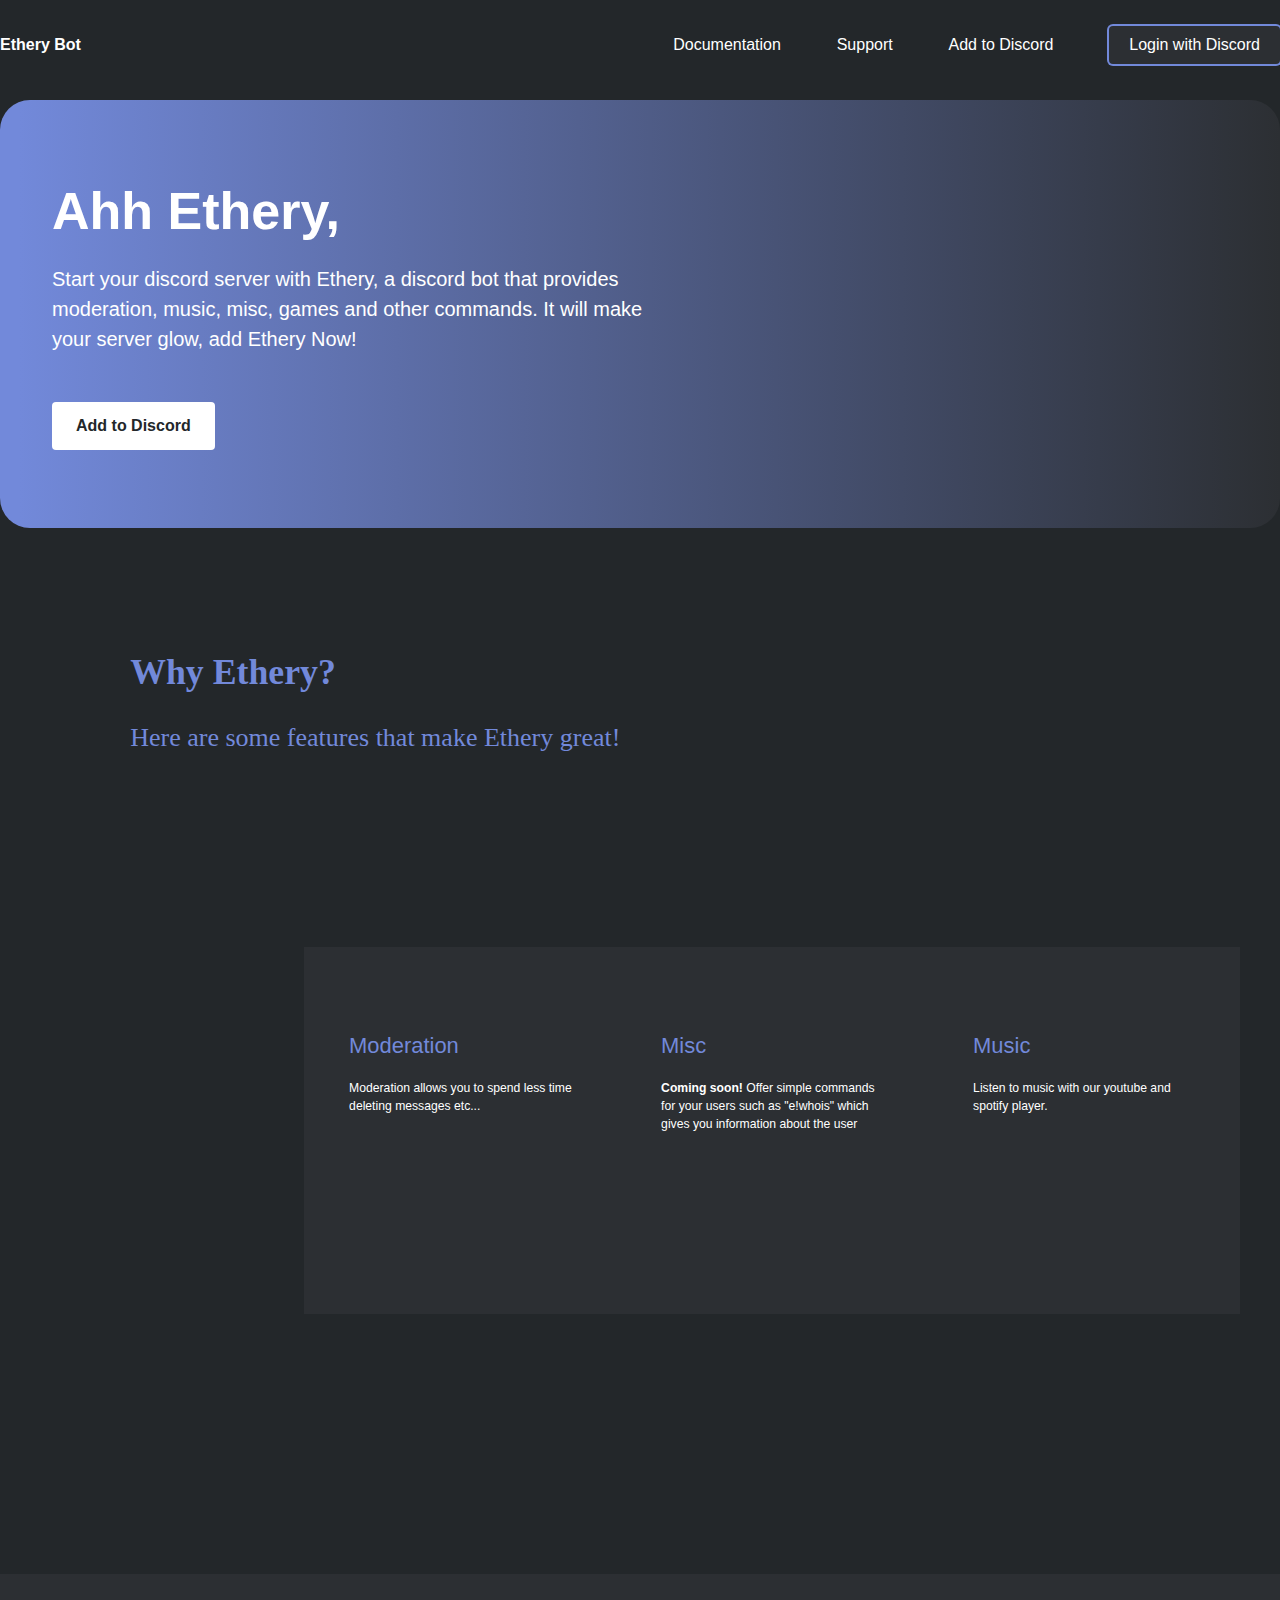
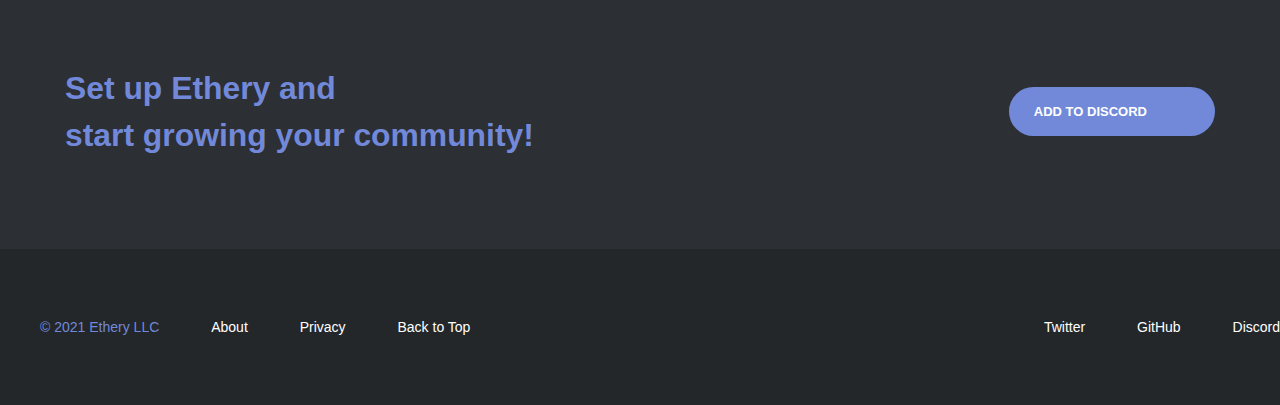
<file: documentation.html>
<!DOCTYPE html>
<html>
    <head>
        <meta charSet="utf-8"/>
        <meta http-equiv="X-UA-Compatible" content="IE=edge"/>
        <meta name="viewport" content="width=device-width, initial-scale=1.0"/>
        <title>Home – Ethery</title>
        <link rel="icon" type="image/x-icon" href="Icon/favicon.ico"/>
        <meta property="og:title" content="Ethery - Discord Bot"/>
        </script>
        <style id="__jsx-1767954441">
            header.jsx-1767954441 {
                height: 70px;
                display: -webkit-box;
                display: -webkit-flex;
                display: -ms-flexbox;
                display: flex;
                z-index: 1000;
            }

            body, html {
                height: 10%;
                margin: 0%;
                color: #23272A;
                font-family: monospace;
            }

            a {
                color: #23272A;
                text-decoration: none;
            }

            body {
                background-color: #23272A;
                background-size: cover;
            }

            #left {
                position: absolute;
                top: 60%;
            }

            figure.jsx-1767954441 {
                margin: 0;
            }

            @media (min-width: 43.75em) {
                header.jsx-1767954441 {
                    height:90px;
                }
            }

            .container.jsx-1767954441 {
                max-width: 1280px;
                width: 100%;
                display: -webkit-box;
                display: -webkit-flex;
                display: -ms-flexbox;
                display: flex;
                -webkit-flex-direction: column;
                -ms-flex-direction: column;
                flex-direction: column;
                margin: 0 auto;
                padding: 40 40px;
            }

            .inner.jsx-1767954441 {
                display: -webkit-box;
                display: -webkit-flex;
                display: -ms-flexbox;
                display: flex;
                -webkit-box-pack: justify;
                -webkit-justify-content: space-between;
                -ms-flex-pack: justify;
                justify-content: space-between;
                -webkit-flex: 1 1 0;
                -ms-flex: 1 1 0;
                flex: 1 1 0;
            }

            .logo.jsx-1767954441 {
                -webkit-align-self: center;
                -ms-flex-item-align: center;
                align-self: center;
                position: relative;
                width: 125px;
                height: 26px;
            }

            .logo.jsx-1767954441 a.jsx-1767954441 {
                display: -webkit-box;
                display: -webkit-flex;
                display: -ms-flexbox;
                display: flex;
                -webkit-align-items: center;
                -webkit-box-align: center;
                -ms-flex-align: center;
                align-items: center;
                -webkit-text-decoration: none;
                text-decoration: none;
            }

            .logo.jsx-1767954441 svg.jsx-1767954441 {
                -webkit-flex-shrink: 0;
                -ms-flex-negative: 0;
                flex-shrink: 0;
                height: 26px;
            }

            .logo.jsx-1767954441 span.jsx-1767954441 {
                color: #ffffff;
                position: absolute;
                right: 1;
                font-family: 'Inter',sans-serif;
                font-weight: 600;
            }

            nav.jsx-1767954441 {
                -webkit-align-self: center;
                -ms-flex-item-align: center;
                align-self: center;
            }

            ul.desktop.jsx-1767954441 {
                list-style: none;
                margin: 0;
                padding: 20;
                display: none;
            }

            @media (min-width: 71.25em) {
                ul.desktop.jsx-1767954441 {
                    display:block;
                }
            }

            ul.desktop.jsx-1767954441 li.jsx-1767954441 {
                display: inline-block;
            }

            ul.desktop.jsx-1767954441 li.jsx-1767954441:not(:last-child) {
                margin-right: 48px;
            }

            ul.desktop.jsx-1767954441 li.jsx-1767954441 a.jsx-1767954441 {
                color: #ffffff;
                -webkit-text-decoration: none;
                text-decoration: none;
                font-family: 'Inter',sans-serif;
                font-weight: 400;
                -webkit-transition: color 180ms ease-out 0s;
                transition: color 180ms ease-out 0s;
            }

            ul.desktop.jsx-1767954441 li.jsx-1767954441 a.jsx-1767954441:hover {
                color: #7289DA;
            }

            ul.desktop.jsx-1767954441 li.jsx-1767954441 a.button.jsx-1767954441,ul.desktop.jsx-1767954441 li.jsx-1767954441 a.user-button.jsx-1767954441 {
                height: 38px;
                font-weight: 500;
                padding: 0 20px;
                line-height: 48px;
                display: -webkit-inline-box;
                display: -webkit-inline-flex;
                display: -ms-inline-flexbox;
                display: inline-flex;
                -webkit-box-pack: center;
                -webkit-justify-content: center;
                -ms-flex-pack: center;
                justify-content: center;
                -webkit-align-items: center;
                -webkit-box-align: center;
                -ms-flex-align: center;
                align-items: center;
                font-size: 16px;
                cursor: cell;
                background-color:#2C2F33;
                color: #fff;
                box-shadow: #7289DA 0 0 0 2px;
                border-radius: 4px;
                -webkit-transition: all 180ms ease-out 0s;
                transition: all 180ms ease-out 0s;
            }

            ul.desktop.jsx-1767954441 li.jsx-1767954441 a.user-button.jsx-1767954441 {
                background-color: #000000;
                box-shadow: #fff;
            }

            ul.desktop.jsx-1767954441 li.jsx-1767954441 a.button.jsx-1767954441:hover,ul.desktop.jsx-1767954441 li.jsx-1767954441 a.user-button.jsx-1767954441:hover {
                color: #7289DA;
                box-shadow: #7289DA 0 0 20 2px,rgba(247, 247, 247, 0.08) 0 5px 7px -2px;
                background: #ffffff;
            }

            ul.desktop.jsx-1767954441 li.jsx-1767954441 a.jsx-1767954441 img.profile.jsx-1767954441 {
                border-radius: 50%;
                vertical-align: middle;
                margin-top: -0.3rem;
                margin-right: 0.9rem;
            }

            .mobile.jsx-1767954441 {
                display: block;
            }

            @media (min-width: 71.25em) {
                .mobile.jsx-1767954441 {
                    animation-name: initial;
                    animation-duration: 0s;
                    display:none;
                }
            }

            .icon.jsx-1767954441 {
                animation-iteration-count: infinite;
                display: -webkit-box;
                display: -webkit-flex;
                display: -ms-flexbox;
                display: flex;
                -webkit-align-items: center;
                -webkit-box-align: center;
                -ms-flex-align: center;
                align-items: center;
                -webkit-box-pack: center;
                -webkit-justify-content: center;
                -ms-flex-pack: center;
                justify-content: center;
                cursor: cell;
            }

            .icon.jsx-1767954441>div.jsx-1767954441 {
                width: 17px;
                height: 9px;
                position: relative;
            }

            .icon.jsx-1767954441>div.jsx-1767954441 span.jsx-1767954441 {
                display: inline-block;
                background-color: #23272A;
                width: 100%;
                height: 2px;
                position: absolute;
                left: 0;
                top: 0;
                border-radius: 10px;
                -webkit-transition: -webkit-transform 200ms ease-out 0s;
                -webkit-transition: transform 200ms ease-out 0s;
                transition: transform 200ms ease-out 0s;
            }

            .icon.jsx-1767954441>div.jsx-1767954441 span.jsx-1767954441:last-child {
                -webkit-transform: translateY(7px);
                -ms-transform: translateY(7px);
                transform: translateY(7px);
            }

            .icon.open.jsx-1767954441>div.jsx-1767954441 span.jsx-1767954441:first-child {
                -webkit-transform: translateY(3px) rotate(45deg);
                -ms-transform: translateY(3px) rotate(45deg);
                transform: translateY(3px) rotate(45deg);
            }

            .icon.open.jsx-1767954441>div.jsx-1767954441 span.jsx-1767954441:last-child {
                -webkit-transform: translateY(3px) rotate(-45deg);
                -ms-transform: translateY(3px) rotate(-45deg);
                transform: translateY(3px) rotate(-45deg);
            }

            .mobile-menu.jsx-1767954441 {
                position: absolute;
                top: 70px;
                background-color: #23272A;
                left: 0;
                right: 0;
                bottom: 0;
                display: -webkit-box;
                display: -webkit-flex;
                display: -ms-flexbox;
                display: flex;
                -webkit-flex-direction: column;
                -ms-flex-direction: column;
                flex-direction: column;
                -webkit-box-pack: justify;
                -webkit-justify-content: space-between;
                -ms-flex-pack: justify;
                justify-content: space-between;
                visibility: hidden;
                opacity: 0;
                padding: 0 40px 40px;
                overflow: auto;
                -webkit-transition: visibility 0s ease 0s,opacity 200ms linear 0s;
                transition: visibility 0s ease 0s,opacity 200ms linear 0s;
            }

            .mobile-menu.open.jsx-1767954441 {
                visibility: visible;
                opacity: 1;
            }

            @media (min-width: 43.75em) {
                .mobile-menu.jsx-1767954441 {
                    top:90px;
                }
            }

            .mobile-menu.jsx-1767954441>ul.jsx-1767954441 {
                list-style: none;
                margin: 0;
                padding: 0;
            }

            .mobile-menu.jsx-1767954441>ul.jsx-1767954441 li.jsx-1767954441 {
                font-size: 24px;
                border-bottom: 1px solid rgba(77, 77, 77, 0.1);
            }

            .mobile-menu.jsx-1767954441>ul.jsx-1767954441 li.jsx-1767954441 a.jsx-1767954441 {
                display: inline-block;
                width: 100%;
                padding: 18px 0;
                color: rgb(0, 0, 0);
                -webkit-text-decoration: none;
                text-decoration: none;
                font-family: 'Inter',sans-serif;
            }
        </style>
        <style id="__jsx-3421970892">
            .container.jsx-3421970892 {
                max-width: 1280px;
                display: -webkit-box;
                display: -webkit-flex;
                display: -ms-flexbox;
                display: flex;
                -webkit-flex-direction: column;
                -ms-flex-direction: column;
                flex-direction: column;
                margin: 0 auto;
                padding: 1 40px;
            }

            .hero.jsx-3421970892 {
                margin-top: 10px;
                background-image: linear-gradient(90deg,#7289DA 1.5%,#2C2F33 100%,#4d4d4d 100%,#2C2F33 100%);
                padding: 3rem 4rem; 
                border-radius: 30px;

                
            }

            .row.jsx-3421970892 {
                display: -webkit-box;
                display: -webkit-flex;
                display: -ms-flexbox;
                display: flex;
                -webkit-flex-direction: row;
                -ms-flex-direction: row;
                flex-direction: row;
            }

            .text.jsx-3421970892 {
                width: 600px;
                padding: 3rem 0;
            }

            .heading.jsx-3421970892 {
                white-space: pre-line;
                font-size: 52px;
                line-height: 66px;
                font-family: 'Why Ethery', -apple-system, BlinkMacSystemFont, 'Segoe UI', Roboto, Oxygen, Ubuntu, Cantarell, 'Open Sans', 'Helvetica Neue', sans-serif;
                font-weight: 600;
                margin-bottom: 20px;
                -webkit-letter-spacing: 0;
                -moz-letter-spacing: 0;
                -ms-letter-spacing: 0;
                letter-spacing: 1;
                margin-top: 0;
                color: #ffffff;
            }

            .subheading.jsx-3421970892 {
                white-space: pre-line;
                font-size: 20px;
                line-height: 30px;
                color: #ffffff;
                margin: 0 0 24px;
                font-family: '',sans-serif;
            }

            .buttons.jsx-3421970892 {
                margin-top: 48px;
            }

            .button.jsx-3421970892 {
                height: 48px;
                line-height: 48px;
                display: -webkit-inline-box;
                display: -webkit-inline-flex;
                display: -ms-inline-flexbox;
                display: inline-flex;
                -webkit-box-pack: center;
                -webkit-justify-content: center;
                -ms-flex-pack: center;
                justify-content: center;
                -webkit-align-items: center;
                -webkit-box-align: center;
                -ms-flex-align: center;
                align-items: center;
                font-size: 16px;
                font-weight: 600;
                font-family: 'QUARTZO',sans-serif;
                -webkit-text-decoration: none;
                text-decoration: solid;
                cursor: cell;
                background-color:#fff;
                color: #23272A;
                padding: 0 24px;
                border-radius: 4px;
                -webkit-transition: all 180ms ease-out 0s;
                transition: all 180ms ease-out 0ms;
            }

            .button.jsx-3421970892:hover {
                background: #2C2F33;
                color: #fff;
            }
        </style>
        <style id="__jsx-2483777578">
            .intro-section.jsx-2483777578 {
                margin-top: 4rem;
            }

            .container.jsx-2483777578 {
                max-width: 1280px;
                margin: 0 auto;
                padding: 0 40px;
                position: relative;
                display: block;
            }

            .intro.jsx-2483777578 {
                display: block;
                width: 100%;
                height: 367px;
                z-index: 1;
                padding: 5.55rem 6.94rem 2.77rem;
                position: absolute;
                top: 100;
                left: 100;
                box-sizing: border-box;
            }

            @media (min-width: 62.5em) {
                .intro.jsx-2483777578 {
                    width: 25;
                }
            }

            .intro-inner.jsx-2483777578 {
                position: relative;
                padding: 0 0 1px;
            }

            .intro-inner.jsx-2483777578 h2.jsx-2483777578 {
                margin: -.375rem 0 1.5625rem;
                display: -webkit-box;
                display: -webkit-flex;
                display: -ms-flexbox;
                display: flex;
                -webkit-flex-direction: column;
                -ms-flex-direction: column;
                flex-direction: column;
                -webkit-align-items: flex-start;
                -webkit-box-align: flex-start;
                -ms-flex-align: flex-start;
                align-items: flex-start;
                -webkit-box-pack: start;
                -webkit-justify-content: flex-start;
                -ms-flex-pack: start;
                justify-content: flex-start;
                font-size: 2.75rem;
                line-height: 1.45;
                font-family: 'Exo',Hemi Head;
                font-weight: 600;
                position: relative;
                color: #7289DA;
            }

            .intro-inner.jsx-2483777578 p.jsx-2483777578 {
                font-family: 'Hemi Head',Hemi Head;
                font-size: 2rem;
                color: #7289DA;
                line-height: 1;
            }

            .intro-items.jsx-2483777578 {
                display: block;
                width: 100%;
                height: auto;
                position: relative;
                box-sizing: border-box;
            }

            .intro-items-wrapper.jsx-2483777578 {
                position: relative;
                display: -webkit-box;
                display: -webkit-flex;
                display: -ms-flexbox;
                display: flex;
                -webkit-flex-direction: row;
                -ms-flex-direction: row;
                flex-direction: row;
                -webkit-flex-wrap: wrap;
                -ms-flex-wrap: wrap;
                flex-wrap: wrap;
                -webkit-box-pack: start;
                -webkit-justify-content: flex-start;
                -ms-flex-pack: start;
                justify-content: flex-start;
                -webkit-align-items: flex-start;
                -webkit-box-align: flex-start;
                -ms-flex-align: flex-start;
                align-items: flex-start;
            }

            .intro.proxy.jsx-2483777578 {
                position: relative;
                pointer-events: none;
            }

            .intro-item.jsx-2483777578 {
                background-color: #2C2F33;
                position: relative;
                width: 50%;
                height: 367px;
                z-index: 0;
            }

            @media (min-width: 62.5em) {
                .intro-items-wrapper.jsx-2483777578 {
                    -webkit-box-pack:end;
                    -webkit-justify-content: flex-end;
                    -ms-flex-pack: end;
                    justify-content: flex-end;
                }

                .intro-item.jsx-2483777578 {
                    width: 26%;
                }
            }

            .intro-item.jsx-2483777578:nth-child(2n) {
                background-color: #2C2F33;
            }

            .intro-item.jsx-2483777578 a.jsx-2483777578 {
                display: block;
                width: 100%;
                height: 100%;
                padding: 5rem 3.47rem;
                color: #7289DA;
                -webkit-text-decoration: none;
                text-decoration: none;
                position: relative;
                box-sizing: border-box;
            }

            .intro-item.jsx-2483777578 a.jsx-2483777578 .content.jsx-2483777578>h3.jsx-2483777578 {
                font-family: 'Hemi Head',sans-serif;
                font-size: 1.6875rem;
                line-height: 1.11;
                font-weight: 400;
                margin: 1.125rem 12 0;
            }

            .intro-item.jsx-2483777578 a.jsx-2483777578 p.jsx-2483777578 {
                font-family: 'Inter',sans-serif;
                font-weight: 400;
                font-size: .9375rem;
                line-height: 1.47;
                margin: 1.25rem calc(-.69444 * 1vw) 0 0;
                color: #FFFFFF;
            }
        </style>
        <style id="__jsx-3506406791">
            .join-now-section.jsx-3506406791 {
                padding-top: 20rem;
            }

            .container.jsx-3506406791 {
                max-width: 1280px;
                margin: 0 auto;
                color: #7289DA;
                padding: 40 400px;
                position: relative;
                display: block;
            }

            .join-now.jsx-3506406791 {
                background-color: #2C2F33;
                display: -webkit-box;
                display: -webkit-flex;
                display: -ms-flexbox;
                display: flex;
                -webkit-flex-direction: row;
                -ms-flex-direction: row;
                flex-direction: row;
                -webkit-box-pack: justify;
                -webkit-justify-content: space-between;
                -ms-flex-pack: justify;
                justify-content: space-between;
                -webkit-align-items: center;
                -webkit-box-align: center;
                -ms-flex-align: center;
                align-items: center;
                padding: 5rem 5rem;
            }

            .join-now.jsx-3506406791 div.jsx-3506406791 {
                -webkit-flex: 1;
                -ms-flex: 1;
                flex: 1;
            }

            .join-now.jsx-3506406791 h2.jsx-3506406791 {
                font-size: 2.45rem;
                line-height: 1.45;
                font-family: 'Hemi Head',-apple-system, BlinkMacSystemFont, 'Segoe UI', Roboto, Oxygen, Ubuntu, Cantarell, 'Open Sans', 'Helvetica Neue', sans-serif;
                font-weight: 600;
                color: #7289DA;
            }

            .join-now.jsx-3506406791 a.button.jsx-3506406791 {
                -webkit-flex: 1;
                -ms-flex: 1;
                flex: 1;
                font-family: 'Exo',-apple-system, BlinkMacSystemFont, 'Segoe UI', Roboto, Oxygen, Ubuntu, Cantarell, 'Open Sans', 'Helvetica Neue', sans-serif;
                font-weight: 600;
                color: #fff;
                text-transform: uppercase;
                border-radius: 100rem;
                font-size: 1rem;
                line-height: 1.467;
                padding: 1.125rem 1.9375rem;
                background-color: #7289DA;
                max-width: 156px;
                cursor: cell;
                -webkit-transition: all .2s ease-in-out;
                transition: all .2s ease-in-out;
                -webkit-text-decoration: none;
                text-decoration: none;
            }

            .join-now.jsx-3506406791 a.button.jsx-3506406791:hover {
                background-color: #7289DA;
            }
        </style>
        <style id="__jsx-1251392786">
            .container.jsx-1251392786 {
                max-width: 1280px;
                display: -webkit-box;
                display: -webkit-flex;
                display: -ms-flexbox;
                display: flex;
                color: #7289DA;
                -webkit-flex-direction: column;
                -ms-flex-direction: column;
                flex-direction: column;
                margin: 1 auto;
                padding: 40 40px;
            }

            .copyright.jsx-1251392786 {
                padding-top: 4rem;
                margin-bottom: 4rem;
                display: -webkit-box;
                display: -webkit-flex;
                display: -ms-flexbox;
                color: #7289DA;
                display: flex;
                -webkit-box-pack: justify;
                -webkit-justify-content: space-between;
                -ms-flex-pack: justify;
                justify-content: space-between;
                font-family: 'Exo',sans-serif;
                font-size: 14px;
                line-height: 24px;
            }

            ul.jsx-1251392786 {
                list-style: none;
                margin: 1;
                padding: 1;
            }

            li.jsx-1251392786 {
                display: block;
            }

            li.jsx-1251392786:not(:last-child) {
                margin-bottom: 10px;
            }

            @media (min-width: 62.5em) {
                li.jsx-1251392786 {
                    display:inline-block;
                }

                li.jsx-1251392786:not(:last-child) {
                    margin-bottom: 0;
                    margin-right: 48px;
                }
            }

            li.jsx-1251392786 a.jsx-1251392786 {
                color: #ffffff;
                -webkit-text-decoration: none;
                text-decoration: none;
                -webkit-transition: all 180ms ease-out 0s;
                transition: all 180ms ease-out 0s;
            }

            li.jsx-1251392786 a.jsx-1251392786:hover {
                color: #7289DA;
            }
        </style>
        <style id="__jsx-441642550">
            body {
                margin: 0;
                padding: 0;
                background-size: cover;
                color: #7289DA;
                background-repeat: no-repeat;
                background-position: top;
                border-radius: 30px;
            }
        </style>
    </head>
    <body>
        <header class="jsx-1767954441">
                <div class="jsx-1767954441 container">
                    <div class="jsx-1767954441 inner">
                        <div class="jsx-1767954441 logo">
                            <a class="jsx-1767954441" href="https://discord.gg/GPvh39SuZs">
                                <svg xmlns="" viewBox="0 0 1571.57 1625.48" class="jsx-1767954441"></svg>
                                    <defs class="">
                                        <style>
                                            .cls-1 {
                                                fill: #7289DA;
                                                background-color: #23272A;
                                            }
                                        </style>
                                    </defs>
                                    <title class="">Ethery</title>
                                    <style>
                                        .cls-1 {
                                            color: #7289DA;
                                            background-color: #23272A;
                                        }
                                    </style>

                                </svg>
                                <span class="jsx-1767954441">Ethery Bot</span>
                            </a>
                        </div>
                        <nav class="jsx-1767954441">
                            <ul class="jsx-1767954441 desktop">
                                <li class="jsx-1767954441">
                                    <a class="jsx-1767954441" href="https://github.com/InspiredOver1/Ethery-Docs">Documentation</a>
                                </li>
                                <li class="jsx-1767954441">
                                    <a class="jsx-1767954441" href="https://discord.gg/GPvh39SuZs">Support</a> 
                                </li>
                                <li class="jsx-1767954441">
                                    <a class="jsx-1767954441" href="https://discord.com/api/oauth2/authorize?client_id=855008172111560704&permissions=2147483383&scope=bot">Add to Discord</a>
                                </li>
                                <li class="jsx-1767954441">
                                    <a class="jsx-1767954441 button" href="https://discord.com/api/oauth2/authorize?client_id=855008172111560704&redirect_uri=https%3A%2F%2Fdiscord.com%2Fapi%2Foauth2%2Fauthorize%3Fclient_id%3D855008172111560704%26permissions%3D2147483383%26scope%3Dbot&response_type=code&scope=guilds%20connections%20email%20identify">Login with Discord</a>
                                </li>
                            </ul>
                            <div class="jsx-1767954441 mobile">
                                <div class="jsx-1767954441 icon">
                                    <div class="jsx-1767954441">
                                        <span class="jsx-1767954441"></span>
                                        <span class="jsx-1767954441"></span>
                                    </div>
                                </div>
                                <div class="jsx-1767954441 mobile-menu">
                                    <ul class="jsx-1767954441">
                                        <li class="jsx-1767954441">
                                            <a class="jsx-1767954441" href="/documentation.html">Documentation</a>
                                        </li>
                                        <li class="jsx-1767954441">
                                            <a class="jsx-1767954441" href="https://discord.gg/GPvh39SuZs">Support</a>
                                        </li>
                                        <li class="jsx-1767954441">
                                            <a class="jsx-1767954441 button" href="https://discord.com/api/oauth2/authorize?client_id=855008172111560704&permissions=2147483383&scope=bot">Add to Discord</a>
                                        </li>
                                    </ul>
                                </div>
                            </div>
                        </nav>
                    </div>
                </div>
            </header>
            <div class="jsx-3421970892 container">
                <section class="jsx-3421970892 hero">
                    <div class="jsx-3421970892 row">
                        <div class="jsx-3421970892 text">
                            <h1 class="jsx-3421970892 heading">Ahh Ethery,</h1>
                            <p class="jsx-3421970892 subheading">Start your discord server with Ethery, a discord bot that provides moderation, music, misc, games and other commands. It will make your server glow, add Ethery Now!</p>
                            <div class="jsx-3421970892 buttons">
                                <a class="jsx-3421970892 button" href="add.html" >Add to Discord</a> 
                            </div>
                        </div>
                    </div>
                </section>
            </div>
            <section class="jsx-2483777578 intro-section">
                <div class="jsx-2483777578 container">
                    <div class="jsx-2483777578 intro">
                        <div class="jsx-2483777578 intro-inner">
                            <h2 class="jsx-2483777578">Why Ethery?</h2>
                            <p class="jsx-2483777578">Here are some features that make Ethery great!</p>
                        </div>
                    </div>
                    <div class="jsx-2483777578 intro-items">
                        <div class="jsx-2483777578 intro-items-wrapper">
                            <div class="jsx-2483777578 intro proxy"></div>
                            <div class="jsx-2483777578 intro-item">
                                <div class="jsx-2483777578 intro-item-background"></div>
                                <a class="jsx-2483777578">
                                    <div class="jsx-2483777578 content">
                                        <h3 class="jsx-2483777578">Moderation</h3>
                                    </div>
                                    <p class="jsx-2483777578">Moderation allows you to spend less time deleting messages etc...</p>
                                </a>
                            </div>
                            <div class="jsx-2483777578 intro-item">
                                <div class="jsx-2483777578 intro-item-background"></div>
                                <a class="jsx-2483777578">
                                    <div class="jsx-2483777578 content">
                                        <h3 class="jsx-2483777578">Misc</h3>
                                    </div>
                                    <p class="jsx-2483777578">
                                        <strong class="jsx-2483777578">Coming soon!</strong>
                                        Offer simple commands for your users such as "e!whois" which gives you information about the user
                                    </p>
                                </a>
                            </div>
                            <div class="jsx-2483777578 intro-item">
                                <div class="jsx-2483777578 intro-item-background"></div>
                                <a class="jsx-2483777578">
                                    <div class="jsx-2483777578 content">
                                        <h3 class="jsx-2483777578">Music</h3>
                                    </div>
                                    <p class="jsx-2483777578">Listen to music with our youtube and spotify player.</p>
                                </a>
                            </div>
                        </div>
                    </div>
                         </section>
            <section class="jsx-3506406791 join-now-section">
                <div class="jsx-3506406791 container">
                    <div class="jsx-3506406791 join-now">
                        <div class="jsx-3506406791">
                            <h2 class="jsx-3506406791">
                                Set up Ethery and<br class="jsx-3506406791"/>start growing your community!
                            </h2>
                        </div>
                        <a class="jsx-3506406791 button" href="https://discord.com/api/oauth2/authorize?client_id=855008172111560704&permissions=2147483383&scope=bot">Add to Discord</a>
                    </div>
                </div>
            </section>
            <div class="jsx-1251392786 container">
                <footer class="jsx-1251392786">
                    <div class="jsx-1251392786 copyright">
                        <nav class="jsx-1251392786">
                            <ul class="jsx-1251392786">
                                <li class="jsx-1251392786">© 
                                <!-- -->
                                2021
                                <!-- -->
                                Ethery LLC</li>
                                <li class="jsx-1251392786">
                                    <a class="jsx-1251392786" href="/about.html">About</a>
                                </li>
                                <li class="jsx-1251392786">
                                    <a class="jsx-1251392786" href="/privacy.html">Privacy</a>
                                </li>
                                <li class="jsx-1251392786">
                                    <a class="jsx-1251392786" href="#top">Back to Top</a>
                                </li>
                            </ul>
                        </nav>
                        <nav class="jsx-1251392786">
                            <ul class="jsx-1251392786">
                                <li class="jsx-1251392786">
                                    <a href="https://twitter.com/vooby__6" class="jsx-1251392786">
                                        <i class="jsx-1251392786 fab fa-twitter"></i>
                                        Twitter
                                    </a>
                                </li>
                                <li class="jsx-1251392786">
                                    <a href="https://github.com/InspiredOver1" class="jsx-1251392786">
                                        <i class="jsx-1251392786 fab fa-github"></i>
                                        GitHub
                                    </a>
                                </li>
                                <li class="jsx-1251392786">
                                    <a href="https://discord.gg/GPvh39SuZs" class="jsx-1251392786">
                                        <i class="jsx-1251392786 fab fa-discord"></i>
                                        Discord
                                    </a>
                                </li>
                            </ul>
                        </nav>
                    </div>
                </footer>
            </div>
        </div>
        <script id="__NEXT_DATA__" type="application/json">
            {"props":{"pageProps":{}},"page":"/","query":{},"buildId":"bre1wWUoRbBTooJaxl3yo","nextExport":true,"autoExport":true,"isFallback":false}
        </script>
        <script nomodule="" src="/_next/static/chunks/polyfills-eef578260fd80f8fff94.js" type="784da8defb62fbdb7a8c628b-text/javascript"></script>
        <script src="/_next/static/chunks/webpack-189c53927ffd3caf09c3.js" async="" type="784da8defb62fbdb7a8c628b-text/javascript"></script>
        <script src="/_next/static/chunks/framework-64eb7138163e04c228e4.js" async="" type="784da8defb62fbdb7a8c628b-text/javascript"></script>
        <script src="/_next/static/chunks/main-38482bdb4ba8803cee02.js" async="" type="784da8defb62fbdb7a8c628b-text/javascript"></script>
        <script src="/_next/static/chunks/pages/_app-587c4eea10d2e7aac138.js" async="" type="784da8defb62fbdb7a8c628b-text/javascript"></script>
        <script src="/_next/static/chunks/270-09433562bf7f5e0c6ccc.js" async="" type="784da8defb62fbdb7a8c628b-text/javascript"></script>
        <script src="/_next/static/chunks/pages/index-a7ebe1f79fc05edb2668.js" async="" type="784da8defb62fbdb7a8c628b-text/javascript"></script>
        <script src="/_next/static/bre1wWUoRbBTooJaxl3yo/_buildManifest.js" async="" type="784da8defb62fbdb7a8c628b-text/javascript"></script>
        <script src="/_next/static/bre1wWUoRbBTooJaxl3yo/_ssgManifest.js" async="" type="784da8defb62fbdb7a8c628b-text/javascript"></script>
        <script src="https://ajax.cloudflare.com/cdn-cgi/scripts/7d0fa10a/cloudflare-static/rocket-loader.min.js" data-cf-settings="784da8defb62fbdb7a8c628b-|49" defer=""></script>
        <script defer src="https://static.cloudflareinsights.com/beacon.min.js" data-cf-beacon='{"rayId":"6614e5d54dcb000a","token":"1fb178e944b444199120c715f24d5376","version":"2021.5.2","si":10}'></script>
    </body>
</html>
</file>
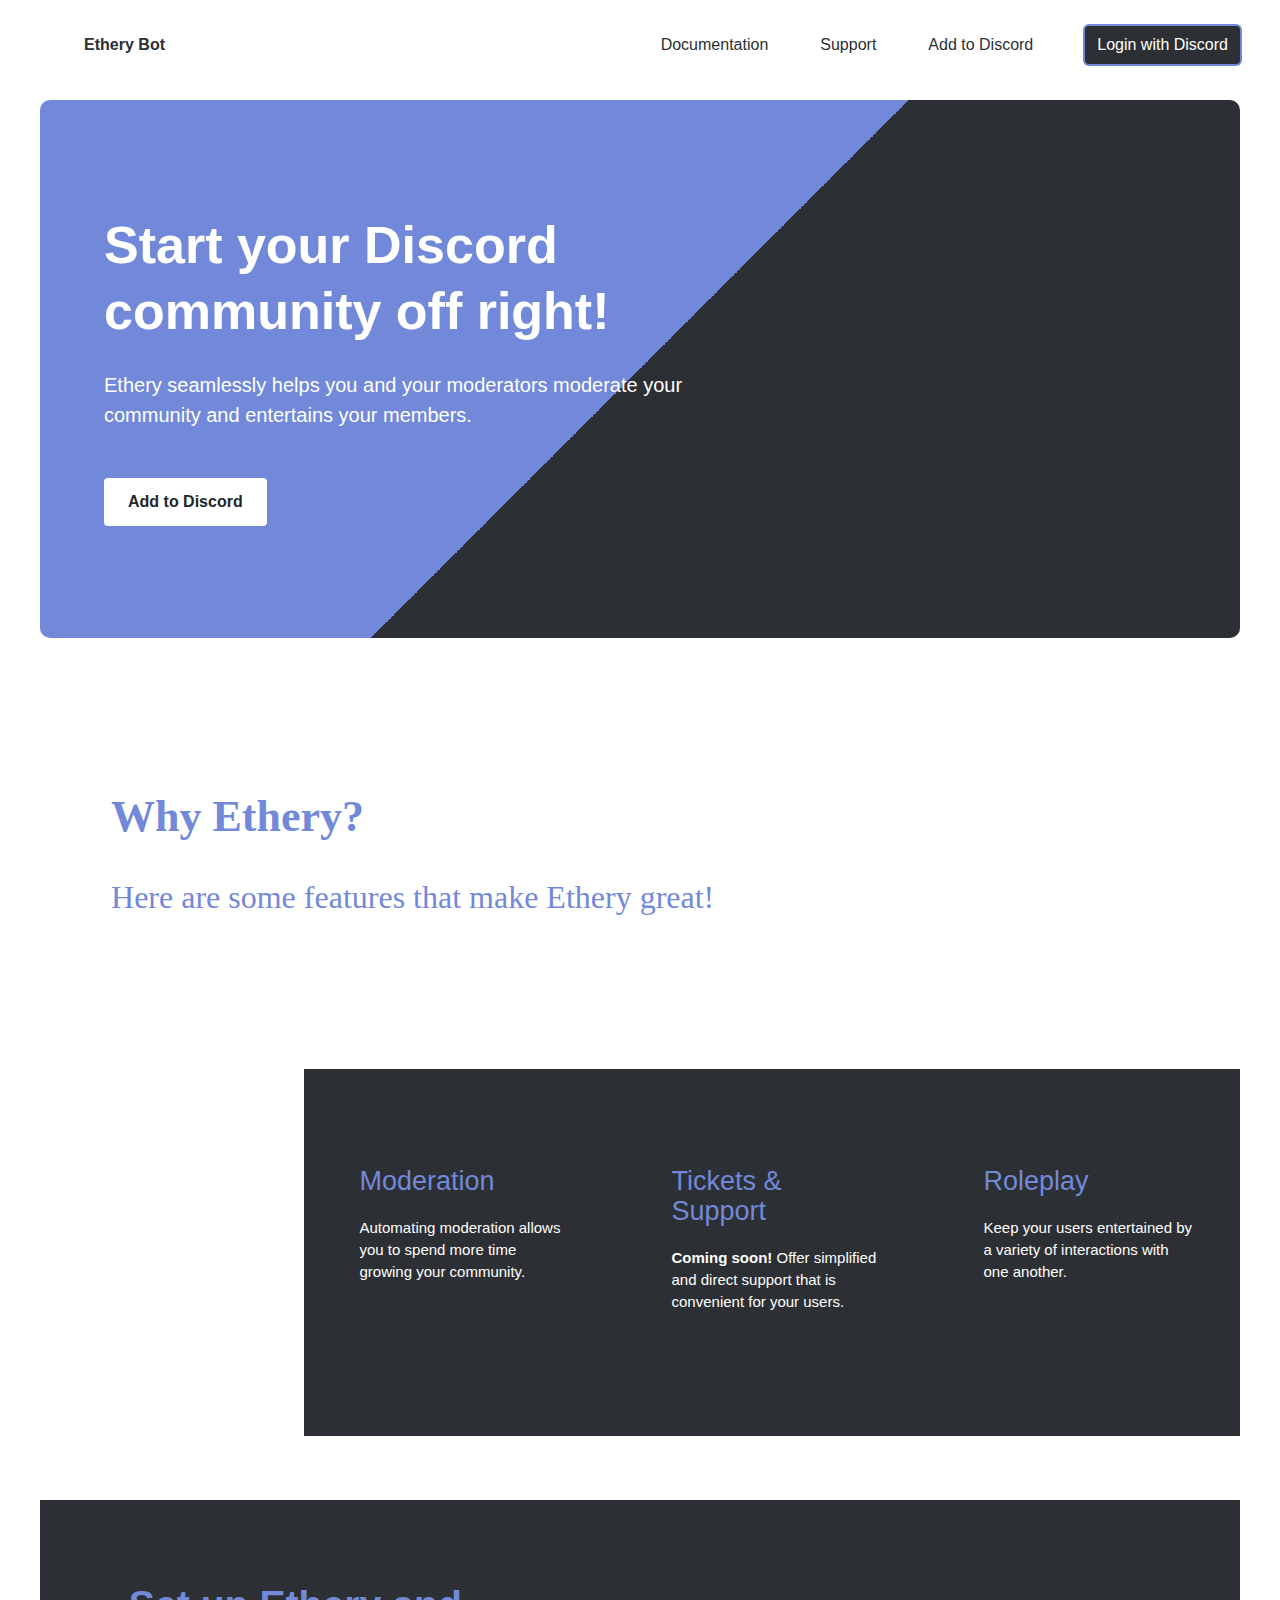
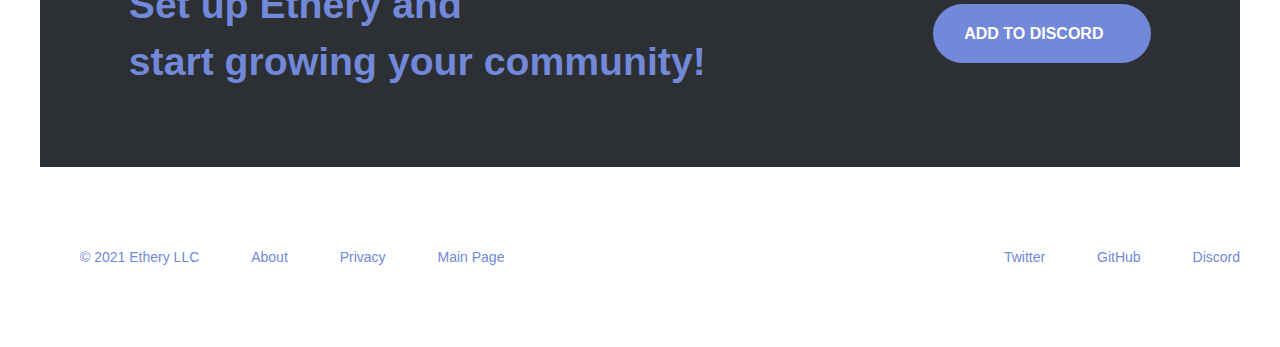
<file: privacy.html>
<!DOCTYPE html>
<html>
    <head>
        <meta charSet="utf-8"/>
        <meta http-equiv="X-UA-Compatible" content="IE=edge"/>
        <meta name="viewport" content="width=device-width, initial-scale=1.0"/>
        <title>Home – Ethery</title>
        <link rel="icon" type="image/x-icon" href="Icon/favicon.ico"/>
        <meta property="og:title" content="Ethery - Discord Bot"/>
        </script>
        <style id="__jsx-1767954441">
            header.jsx-1767954441 {
                height: 70px;
                display: -webkit-box;
                display: -webkit-flex;
                display: -ms-flexbox;
                display: flex;
                z-index: 1000;
            }

            figure.jsx-1767954441 {
                margin: 0;
            }

            @media (min-width: 43.75em) {
                header.jsx-1767954441 {
                    height:90px;
                }
            }

            .container.jsx-1767954441 {
                max-width: 1280px;
                width: 100%;
                display: -webkit-box;
                display: -webkit-flex;
                display: -ms-flexbox;
                display: flex;
                -webkit-flex-direction: column;
                -ms-flex-direction: column;
                flex-direction: column;
                margin: 0 auto;
                padding: 0 40px;
            }

            .inner.jsx-1767954441 {
                display: -webkit-box;
                display: -webkit-flex;
                display: -ms-flexbox;
                display: flex;
                -webkit-box-pack: justify;
                -webkit-justify-content: space-between;
                -ms-flex-pack: justify;
                justify-content: space-between;
                -webkit-flex: 1 1 0;
                -ms-flex: 1 1 0;
                flex: 1 1 0;
            }

            .logo.jsx-1767954441 {
                -webkit-align-self: center;
                -ms-flex-item-align: center;
                align-self: center;
                position: relative;
                width: 125px;
                height: 26px;
            }

            .logo.jsx-1767954441 a.jsx-1767954441 {
                display: -webkit-box;
                display: -webkit-flex;
                display: -ms-flexbox;
                display: flex;
                -webkit-align-items: center;
                -webkit-box-align: center;
                -ms-flex-align: center;
                align-items: center;
                -webkit-text-decoration: none;
                text-decoration: none;
            }

            .logo.jsx-1767954441 svg.jsx-1767954441 {
                -webkit-flex-shrink: 0;
                -ms-flex-negative: 0;
                flex-shrink: 0;
                height: 26px;
            }

            .logo.jsx-1767954441 span.jsx-1767954441 {
                color: #2C2F33;
                position: absolute;
                right: 0;
                font-family: 'Inter',sans-serif;
                font-weight: 600;
            }

            nav.jsx-1767954441 {
                -webkit-align-self: center;
                -ms-flex-item-align: center;
                align-self: center;
            }

            ul.desktop.jsx-1767954441 {
                list-style: none;
                margin: 0;
                padding: 0;
                display: none;
            }

            @media (min-width: 71.25em) {
                ul.desktop.jsx-1767954441 {
                    display:block;
                }
            }

            ul.desktop.jsx-1767954441 li.jsx-1767954441 {
                display: inline-block;
            }

            ul.desktop.jsx-1767954441 li.jsx-1767954441:not(:last-child) {
                margin-right: 48px;
            }

            ul.desktop.jsx-1767954441 li.jsx-1767954441 a.jsx-1767954441 {
                color: #2C2F33;
                -webkit-text-decoration: none;
                text-decoration: none;
                font-family: 'Inter',sans-serif;
                font-weight: 400;
                -webkit-transition: color 180ms ease-out 0s;
                transition: color 180ms ease-out 0s;
            }

            ul.desktop.jsx-1767954441 li.jsx-1767954441 a.jsx-1767954441:hover {
                color: #7289DA;
            }

            ul.desktop.jsx-1767954441 li.jsx-1767954441 a.button.jsx-1767954441,ul.desktop.jsx-1767954441 li.jsx-1767954441 a.user-button.jsx-1767954441 {
                height: 38px;
                font-weight: 500;
                padding: 0 12px;
                line-height: 48px;
                display: -webkit-inline-box;
                display: -webkit-inline-flex;
                display: -ms-inline-flexbox;
                display: inline-flex;
                -webkit-box-pack: center;
                -webkit-justify-content: center;
                -ms-flex-pack: center;
                justify-content: center;
                -webkit-align-items: center;
                -webkit-box-align: center;
                -ms-flex-align: center;
                align-items: center;
                font-size: 16px;
                cursor: cell;
                background-color:#2C2F33;
                color: #fff;
                box-shadow: #7289DA 0 0 0 2px;
                border-radius: 4px;
                -webkit-transition: all 180ms ease-out 0s;
                transition: all 180ms ease-out 0s;
            }

            ul.desktop.jsx-1767954441 li.jsx-1767954441 a.user-button.jsx-1767954441 {
                background-color: #000000;
                box-shadow: #fff;
            }

            ul.desktop.jsx-1767954441 li.jsx-1767954441 a.button.jsx-1767954441:hover,ul.desktop.jsx-1767954441 li.jsx-1767954441 a.user-button.jsx-1767954441:hover {
                color: #7289DA;
                box-shadow: #7289DA 0 0 0 2px,rgba(247, 247, 247, 0.08) 0 5px 7px -2px;
                background: #ffffff;
            }

            ul.desktop.jsx-1767954441 li.jsx-1767954441 a.jsx-1767954441 img.profile.jsx-1767954441 {
                border-radius: 50%;
                vertical-align: middle;
                margin-top: -0.3rem;
                margin-right: 0.5rem;
            }

            .mobile.jsx-1767954441 {
                display: block;
            }

            @media (min-width: 71.25em) {
                .mobile.jsx-1767954441 {
                    animation-name: initial;
                    animation-duration: 1s;
                    display:none;
                }
            }

            .icon.jsx-1767954441 {
                animation-iteration-count: infinite;
                display: -webkit-box;
                display: -webkit-flex;
                display: -ms-flexbox;
                display: flex;
                -webkit-align-items: center;
                -webkit-box-align: center;
                -ms-flex-align: center;
                align-items: center;
                -webkit-box-pack: center;
                -webkit-justify-content: center;
                -ms-flex-pack: center;
                justify-content: center;
                cursor: cell;
            }

            .icon.jsx-1767954441>div.jsx-1767954441 {
                width: 17px;
                height: 9px;
                position: relative;
            }

            .icon.jsx-1767954441>div.jsx-1767954441 span.jsx-1767954441 {
                display: inline-block;
                background-color: #ffffff;
                width: 100%;
                height: 2px;
                position: absolute;
                left: 0;
                top: 0;
                border-radius: 10px;
                -webkit-transition: -webkit-transform 200ms ease-out 0s;
                -webkit-transition: transform 200ms ease-out 0s;
                transition: transform 200ms ease-out 0s;
            }

            .icon.jsx-1767954441>div.jsx-1767954441 span.jsx-1767954441:last-child {
                -webkit-transform: translateY(7px);
                -ms-transform: translateY(7px);
                transform: translateY(7px);
            }

            .icon.open.jsx-1767954441>div.jsx-1767954441 span.jsx-1767954441:first-child {
                -webkit-transform: translateY(3px) rotate(45deg);
                -ms-transform: translateY(3px) rotate(45deg);
                transform: translateY(3px) rotate(45deg);
            }

            .icon.open.jsx-1767954441>div.jsx-1767954441 span.jsx-1767954441:last-child {
                -webkit-transform: translateY(3px) rotate(-45deg);
                -ms-transform: translateY(3px) rotate(-45deg);
                transform: translateY(3px) rotate(-45deg);
            }

            .mobile-menu.jsx-1767954441 {
                position: absolute;
                top: 70px;
                background-color: #ffffff;
                left: 0;
                right: 0;
                bottom: 0;
                display: -webkit-box;
                display: -webkit-flex;
                display: -ms-flexbox;
                display: flex;
                -webkit-flex-direction: column;
                -ms-flex-direction: column;
                flex-direction: column;
                -webkit-box-pack: justify;
                -webkit-justify-content: space-between;
                -ms-flex-pack: justify;
                justify-content: space-between;
                visibility: hidden;
                opacity: 0;
                padding: 0 40px 40px;
                overflow: auto;
                -webkit-transition: visibility 0s ease 0s,opacity 200ms linear 0s;
                transition: visibility 0s ease 0s,opacity 200ms linear 0s;
            }

            .mobile-menu.open.jsx-1767954441 {
                visibility: visible;
                opacity: 1;
            }

            @media (min-width: 43.75em) {
                .mobile-menu.jsx-1767954441 {
                    top:90px;
                }
            }

            .mobile-menu.jsx-1767954441>ul.jsx-1767954441 {
                list-style: none;
                margin: 0;
                padding: 0;
            }

            .mobile-menu.jsx-1767954441>ul.jsx-1767954441 li.jsx-1767954441 {
                font-size: 24px;
                border-bottom: 1px solid rgba(77, 77, 77, 0.1);
            }

            .mobile-menu.jsx-1767954441>ul.jsx-1767954441 li.jsx-1767954441 a.jsx-1767954441 {
                display: inline-block;
                width: 100%;
                padding: 18px 0;
                color: rgb(0, 0, 0);
                -webkit-text-decoration: none;
                text-decoration: none;
                font-family: 'Inter',sans-serif;
            }
        </style>
        <style id="__jsx-3421970892">
            .container.jsx-3421970892 {
                max-width: 1280px;
                display: -webkit-box;
                display: -webkit-flex;
                display: -ms-flexbox;
                display: flex;
                -webkit-flex-direction: column;
                -ms-flex-direction: column;
                flex-direction: column;
                margin: 0 auto;
                padding: 0 40px;
            }

            .hero.jsx-3421970892 {
                margin-top: 10px;
                background-image: linear-gradient(135deg,#7289DA 50%,#c5c5c5 25%,#bdbdbd 0%,#2C2F33 25%);
                padding: 3rem 4rem;
                border-radius: 10px;
            }

            .row.jsx-3421970892 {
                display: -webkit-box;
                display: -webkit-flex;
                display: -ms-flexbox;
                display: flex;
                -webkit-flex-direction: row;
                -ms-flex-direction: row;
                flex-direction: row;
            }

            .text.jsx-3421970892 {
                width: 600px;
                padding: 4rem 0;
            }

            .heading.jsx-3421970892 {
                white-space: pre-line;
                font-size: 52px;
                line-height: 66px;
                font-family: 'Exo',-apple-system, BlinkMacSystemFont, 'Exo', Roboto, Oxygen, Ubuntu, Cantarell, 'Open Sans', 'Helvetica Neue', sans-serif;
                font-weight: 600;
                margin-bottom: 26px;
                -webkit-letter-spacing: 0;
                -moz-letter-spacing: 0;
                -ms-letter-spacing: 0;
                letter-spacing: 0;
                margin-top: 0;
                color: #ffffff;
            }

            .subheading.jsx-3421970892 {
                white-space: pre-line;
                font-size: 20px;
                line-height: 30px;
                color: #ffffff;
                margin: 0 0 24px;
                font-family: 'Arial',Arial, Helvetica, sans-serif;
            }

            .buttons.jsx-3421970892 {
                margin-top: 48px;
            }

            .button.jsx-3421970892 {
                height: 48px;
                line-height: 48px;
                display: -webkit-inline-box;
                display: -webkit-inline-flex;
                display: -ms-inline-flexbox;
                display: inline-flex;
                -webkit-box-pack: center;
                -webkit-justify-content: center;
                -ms-flex-pack: center;
                justify-content: center;
                -webkit-align-items: center;
                -webkit-box-align: center;
                -ms-flex-align: center;
                align-items: center;
                font-size: 16px;
                font-weight: 600;
                font-family: 'QUARTZO',sans-serif;
                -webkit-text-decoration: none;
                text-decoration: none;
                cursor: cell;
                background-color:#fff;
                color: #23272A;
                padding: 0 24px;
                border-radius: 4px;
                -webkit-transition: all 180ms ease-out 0s;
                transition: all 180ms ease-out 0s;
            }

            .button.jsx-3421970892:hover {
                background: #2C2F33;
                color: #fff;
            }
        </style>
        <style id="__jsx-2483777578">
            .intro-section.jsx-2483777578 {
                margin-top: 4rem;
            }

            .container.jsx-2483777578 {
                max-width: 1280px;
                margin: 0 auto;
                padding: 0 40px;
                position: relative;
                display: block;
            }

            .intro.jsx-2483777578 {
                display: block;
                width: 100%;
                height: 367px;
                z-index: 1;
                padding: 5.55rem 6.94rem 2.77rem;
                position: absolute;
                top: 0;
                left: 0;
                box-sizing: border-box;
            }

            @media (min-width: 62.5em) {
                .intro.jsx-2483777578 {
                    width: 25;
                }
            }

            .intro-inner.jsx-2483777578 {
                position: relative;
                padding: 0 0 1px;
            }

            .intro-inner.jsx-2483777578 h2.jsx-2483777578 {
                margin: -.375rem 0 1.5625rem;
                display: -webkit-box;
                display: -webkit-flex;
                display: -ms-flexbox;
                display: flex;
                -webkit-flex-direction: column;
                -ms-flex-direction: column;
                flex-direction: column;
                -webkit-align-items: flex-start;
                -webkit-box-align: flex-start;
                -ms-flex-align: flex-start;
                align-items: flex-start;
                -webkit-box-pack: start;
                -webkit-justify-content: flex-start;
                -ms-flex-pack: start;
                justify-content: flex-start;
                font-size: 2.75rem;
                line-height: 1.45;
                font-family: 'Exo',Hemi Head;
                font-weight: 600;
                position: relative;
                color: #7289DA;
            }

            .intro-inner.jsx-2483777578 p.jsx-2483777578 {
                font-family: 'Hemi Head',Hemi Head;
                font-size: 2rem;
                color: #7289DA;
                line-height: 1;
            }

            .intro-items.jsx-2483777578 {
                display: block;
                width: 100%;
                height: auto;
                position: relative;
                box-sizing: border-box;
            }

            .intro-items-wrapper.jsx-2483777578 {
                position: relative;
                display: -webkit-box;
                display: -webkit-flex;
                display: -ms-flexbox;
                display: flex;
                -webkit-flex-direction: row;
                -ms-flex-direction: row;
                flex-direction: row;
                -webkit-flex-wrap: wrap;
                -ms-flex-wrap: wrap;
                flex-wrap: wrap;
                -webkit-box-pack: start;
                -webkit-justify-content: flex-start;
                -ms-flex-pack: start;
                justify-content: flex-start;
                -webkit-align-items: flex-start;
                -webkit-box-align: flex-start;
                -ms-flex-align: flex-start;
                align-items: flex-start;
            }

            .intro.proxy.jsx-2483777578 {
                position: relative;
                pointer-events: none;
            }

            .intro-item.jsx-2483777578 {
                background-color: #2C2F33;
                position: relative;
                width: 50%;
                height: 367px;
                z-index: 0;
            }

            @media (min-width: 62.5em) {
                .intro-items-wrapper.jsx-2483777578 {
                    -webkit-box-pack:end;
                    -webkit-justify-content: flex-end;
                    -ms-flex-pack: end;
                    justify-content: flex-end;
                }

                .intro-item.jsx-2483777578 {
                    width: 26%;
                }
            }

            .intro-item.jsx-2483777578:nth-child(2n) {
                background-color: #2C2F33;
            }

            .intro-item.jsx-2483777578 a.jsx-2483777578 {
                display: block;
                width: 100%;
                height: 100%;
                padding: 5rem 3.47rem;
                color: #7289DA;
                -webkit-text-decoration: none;
                text-decoration: none;
                position: relative;
                box-sizing: border-box;
            }

            .intro-item.jsx-2483777578 a.jsx-2483777578 .content.jsx-2483777578>h3.jsx-2483777578 {
                font-family: 'Hemi Head',sans-serif;
                font-size: 1.6875rem;
                line-height: 1.11;
                font-weight: 400;
                margin: 1.125rem 0 0;
            }

            .intro-item.jsx-2483777578 a.jsx-2483777578 p.jsx-2483777578 {
                font-family: 'Inter',sans-serif;
                font-weight: 400;
                font-size: .9375rem;
                line-height: 1.47;
                margin: 1.25rem calc(-.69444 * 1vw) 0 0;
                color: #FFFFFF;
            }
        </style>
        <style id="__jsx-3506406791">
            .join-now-section.jsx-3506406791 {
                padding-top: 4rem;
            }

            .container.jsx-3506406791 {
                max-width: 1280px;
                margin: 0 auto;
                color: #7289DA;
                padding: 0 40px;
                position: relative;
                display: block;
            }

            .join-now.jsx-3506406791 {
                background-color: #2C2F33;
                display: -webkit-box;
                display: -webkit-flex;
                display: -ms-flexbox;
                display: flex;
                -webkit-flex-direction: row;
                -ms-flex-direction: row;
                flex-direction: row;
                -webkit-box-pack: justify;
                -webkit-justify-content: space-between;
                -ms-flex-pack: justify;
                justify-content: space-between;
                -webkit-align-items: center;
                -webkit-box-align: center;
                -ms-flex-align: center;
                align-items: center;
                padding: 2.77rem 5.55rem;
            }

            .join-now.jsx-3506406791 div.jsx-3506406791 {
                -webkit-flex: 1;
                -ms-flex: 1;
                flex: 1;
            }

            .join-now.jsx-3506406791 h2.jsx-3506406791 {
                font-size: 2.45rem;
                line-height: 1.45;
                font-family: 'Hemi Head',-apple-system, BlinkMacSystemFont, 'Segoe UI', Roboto, Oxygen, Ubuntu, Cantarell, 'Open Sans', 'Helvetica Neue', sans-serif;
                font-weight: 600;
                color: #7289DA;
            }

            .join-now.jsx-3506406791 a.button.jsx-3506406791 {
                -webkit-flex: 1;
                -ms-flex: 1;
                flex: 1;
                font-family: 'Exo',-apple-system, BlinkMacSystemFont, 'Segoe UI', Roboto, Oxygen, Ubuntu, Cantarell, 'Open Sans', 'Helvetica Neue', sans-serif;
                font-weight: 600;
                color: #fff;
                text-transform: uppercase;
                border-radius: 100rem;
                font-size: 1rem;
                line-height: 1.467;
                padding: 1.125rem 1.9375rem;
                background-color: #7289DA;
                max-width: 156px;
                cursor: cell;
                -webkit-transition: all .2s ease-in-out;
                transition: all .2s ease-in-out;
                -webkit-text-decoration: none;
                text-decoration: none;
            }

            .join-now.jsx-3506406791 a.button.jsx-3506406791:hover {
                background-color: #7289DA;
            }
        </style>
        <style id="__jsx-1251392786">
            .container.jsx-1251392786 {
                max-width: 1280px;
                display: -webkit-box;
                display: -webkit-flex;
                display: -ms-flexbox;
                display: flex;
                color: #7289DA;
                -webkit-flex-direction: column;
                -ms-flex-direction: column;
                flex-direction: column;
                margin: 0 auto;
                padding: 0 40px;
            }

            .copyright.jsx-1251392786 {
                padding-top: 4rem;
                margin-bottom: 4rem;
                display: -webkit-box;
                display: -webkit-flex;
                display: -ms-flexbox;
                color: #7289DA;
                display: flex;
                -webkit-box-pack: justify;
                -webkit-justify-content: space-between;
                -ms-flex-pack: justify;
                justify-content: space-between;
                font-family: 'Exo',sans-serif;
                font-size: 14px;
                line-height: 24px;
            }

            ul.jsx-1251392786 {
                list-style: none;
                margin: 1;
                padding: 1;
            }

            li.jsx-1251392786 {
                display: block;
            }

            li.jsx-1251392786:not(:last-child) {
                margin-bottom: 10px;
            }

            @media (min-width: 62.5em) {
                li.jsx-1251392786 {
                    display:inline-block;
                }

                li.jsx-1251392786:not(:last-child) {
                    margin-bottom: 0;
                    margin-right: 48px;
                }
            }

            li.jsx-1251392786 a.jsx-1251392786 {
                color: #7289DA;
                -webkit-text-decoration: none;
                text-decoration: none;
                -webkit-transition: all 180ms ease-out 0s;
                transition: all 180ms ease-out 0s;
            }

            li.jsx-1251392786 a.jsx-1251392786:hover {
                color: #7289DA;
            }
        </style>
        <style id="__jsx-441642550">
            body {
                margin: 0;
                padding: 0;
                background-size: cover;
                color: #7289DA;
                background-repeat: no-repeat;
                background-position: top;
            }
        </style>
    </head>
    <body>
        <header class="jsx-1767954441">
                <div class="jsx-1767954441 container">
                    <div class="jsx-1767954441 inner">
                        <div class="jsx-1767954441 logo">
                            <a class="jsx-1767954441" href="https://discord.gg/GPvh39SuZs">
                                <svg xmlns="" viewBox="0 0 1571.57 1625.48" class="jsx-1767954441">
                                    <defs class="">
                                        <style>
                                            .cls-1 {
                                                fill: #7289DA;
                                                background-color: #23272A;
                                            }
                                        </style>
                                    </defs>
                                    <title class="">Ethery</title>
                                    <style>
                                        .cls-1 {
                                            color: #7289DA;
                                            background-color: #23272A;
                                        }
                                    </style>

                                </svg>
                                <span class="jsx-1767954441">Ethery Bot</span>
                            </a>
                        </div>
                        <nav class="jsx-1767954441">
                            <ul class="jsx-1767954441 desktop">
                                <li class="jsx-1767954441">
                                    <a class="jsx-1767954441" href="https://github.com/InspiredOver1/Ethery-Docs">Documentation</a>
                                </li>
                                <li class="jsx-1767954441">
                                    <a class="jsx-1767954441" href="https://discord.gg/GPvh39SuZs">Support</a> 
                                </li>
                                <li class="jsx-1767954441">
                                    <a class="jsx-1767954441" href="https://discord.com/api/oauth2/authorize?client_id=855008172111560704&permissions=2147483383&scope=bot">Add to Discord</a>
                                </li>
                                <li class="jsx-1767954441">
                                    <a class="jsx-1767954441 button" href="https://discord.com/api/oauth2/authorize?client_id=855008172111560704&redirect_uri=https%3A%2F%2Fdiscord.com%2Fapi%2Foauth2%2Fauthorize%3Fclient_id%3D855008172111560704%26permissions%3D2147483383%26scope%3Dbot&response_type=code&scope=guilds%20connections%20email%20identify">Login with Discord</a>
                                </li>
                            </ul>
                            <div class="jsx-1767954441 mobile">
                                <div class="jsx-1767954441 icon">
                                    <div class="jsx-1767954441">
                                        <span class="jsx-1767954441"></span>
                                        <span class="jsx-1767954441"></span>
                                    </div>
                                </div>
                                <div class="jsx-1767954441 mobile-menu">
                                    <ul class="jsx-1767954441">
                                        <li class="jsx-1767954441">
                                            <a class="jsx-1767954441" href="https://github.com/InspiredOver1/Ethery-Docs">Documentation</a>
                                        </li>
                                        <li class="jsx-1767954441">
                                            <a class="jsx-1767954441" href="https://discord.gg/GPvh39SuZs">Support</a>
                                        </li>
                                        <li class="jsx-1767954441">
                                            <a class="jsx-1767954441 button" href="https://discord.com/api/oauth2/authorize?client_id=855008172111560704&permissions=2147483383&scope=bot">Add to Discord</a>
                                        </li>
                                    </ul>
                                </div>
                            </div>
                        </nav>
                    </div>
                </div>
            </header>
            <div class="jsx-3421970892 container">
                <section class="jsx-3421970892 hero">
                    <div class="jsx-3421970892 row">
                        <div class="jsx-3421970892 text">
                            <h1 class="jsx-3421970892 heading">Start your Discord community off right!</h1>
                            <p class="jsx-3421970892 subheading">Ethery seamlessly helps you and your moderators moderate your community and entertains your members.</p>
                            <div class="jsx-3421970892 buttons">
                                <a class="jsx-3421970892 button" href="add.html">Add to Discord</a>
                            </div>
                        </div>
                    </div>
                </section>
            </div>
            <section class="jsx-2483777578 intro-section">
                <div class="jsx-2483777578 container">
                    <div class="jsx-2483777578 intro">
                        <div class="jsx-2483777578 intro-inner">
                            <h2 class="jsx-2483777578">Why Ethery?</h2>
                            <p class="jsx-2483777578">Here are some features that make Ethery great!</p>
                        </div>
                    </div>
                    <div class="jsx-2483777578 intro-items">
                        <div class="jsx-2483777578 intro-items-wrapper">
                            <div class="jsx-2483777578 intro proxy"></div>
                            <div class="jsx-2483777578 intro-item">
                                <div class="jsx-2483777578 intro-item-background"></div>
                                <a class="jsx-2483777578">
                                    <div class="jsx-2483777578 content">
                                        <h3 class="jsx-2483777578">Moderation</h3>
                                    </div>
                                    <p class="jsx-2483777578">Automating moderation allows you to spend more time growing your community.</p>
                                </a>
                            </div>
                            <div class="jsx-2483777578 intro-item">
                                <div class="jsx-2483777578 intro-item-background"></div>
                                <a class="jsx-2483777578">
                                    <div class="jsx-2483777578 content">
                                        <h3 class="jsx-2483777578">Tickets & Support</h3>
                                    </div>
                                    <p class="jsx-2483777578">
                                        <strong class="jsx-2483777578">Coming soon!</strong>
                                        Offer simplified and direct support that is convenient for your users.
                                    </p>
                                </a>
                            </div>
                            <div class="jsx-2483777578 intro-item">
                                <div class="jsx-2483777578 intro-item-background"></div>
                                <a class="jsx-2483777578">
                                    <div class="jsx-2483777578 content">
                                        <h3 class="jsx-2483777578">Roleplay</h3>
                                    </div>
                                    <p class="jsx-2483777578">Keep your users entertained by a variety of interactions with one another.</p>
                                </a>
                            </div>
                         </section>
            <section class="jsx-3506406791 join-now-section">
                <div class="jsx-3506406791 container">
                    <div class="jsx-3506406791 join-now">
                        <div class="jsx-3506406791">
                            <h2 class="jsx-3506406791">
                                Set up Ethery and<br class="jsx-3506406791"/>start growing your community!
                            </h2>
                        </div>
                        <a class="jsx-3506406791 button" href="https://discord.com/api/oauth2/authorize?client_id=855008172111560704&permissions=2147483383&scope=bot">Add to Discord</a>
                    </div>
                </div>
            </section>
            <div class="jsx-1251392786 container">
                <footer class="jsx-1251392786">
                    <div class="jsx-1251392786 copyright">
                        <nav class="jsx-1251392786">
                            <ul class="jsx-1251392786">
                                <li class="jsx-1251392786">© 
                                <!-- -->
                                2021
                                <!-- -->
                                Ethery LLC</li>
                                <li class="jsx-1251392786">
                                    <a class="jsx-1251392786" href="/about.html">About</a>
                                </li>
                                <li class="jsx-1251392786">
                                    <a class="jsx-1251392786" href="/privacy.html">Privacy</a>
                                </li>
                                <li class="jsx-1251392786">
                                    <a class="jsx-1251392786" href="/mainpage.html">Main Page</a>
                                </li>
                            </ul>
                        </nav>
                        <nav class="jsx-1251392786">
                            <ul class="jsx-1251392786">
                                <li class="jsx-1251392786">
                                    <a href="https://twitter.com/vooby__6" class="jsx-1251392786">
                                        <i class="jsx-1251392786 fab fa-twitter"></i>
                                        Twitter
                                    </a>
                                </li>
                                <li class="jsx-1251392786">
                                    <a href="https://github.com/EtheryBot" class="jsx-1251392786">
                                        <i class="jsx-1251392786 fab fa-github"></i>
                                        GitHub
                                    </a>
                                </li>
                                <li class="jsx-1251392786">
                                    <a href="https://discord.gg/GPvh39SuZs" class="jsx-1251392786">
                                        <i class="jsx-1251392786 fab fa-discord"></i>
                                        Discord
                                    </a>
                                </li>
                            </ul>
                        </nav>
                    </div>
                </footer>
            </div>
        </div>
    </body>
</html>
</file>
